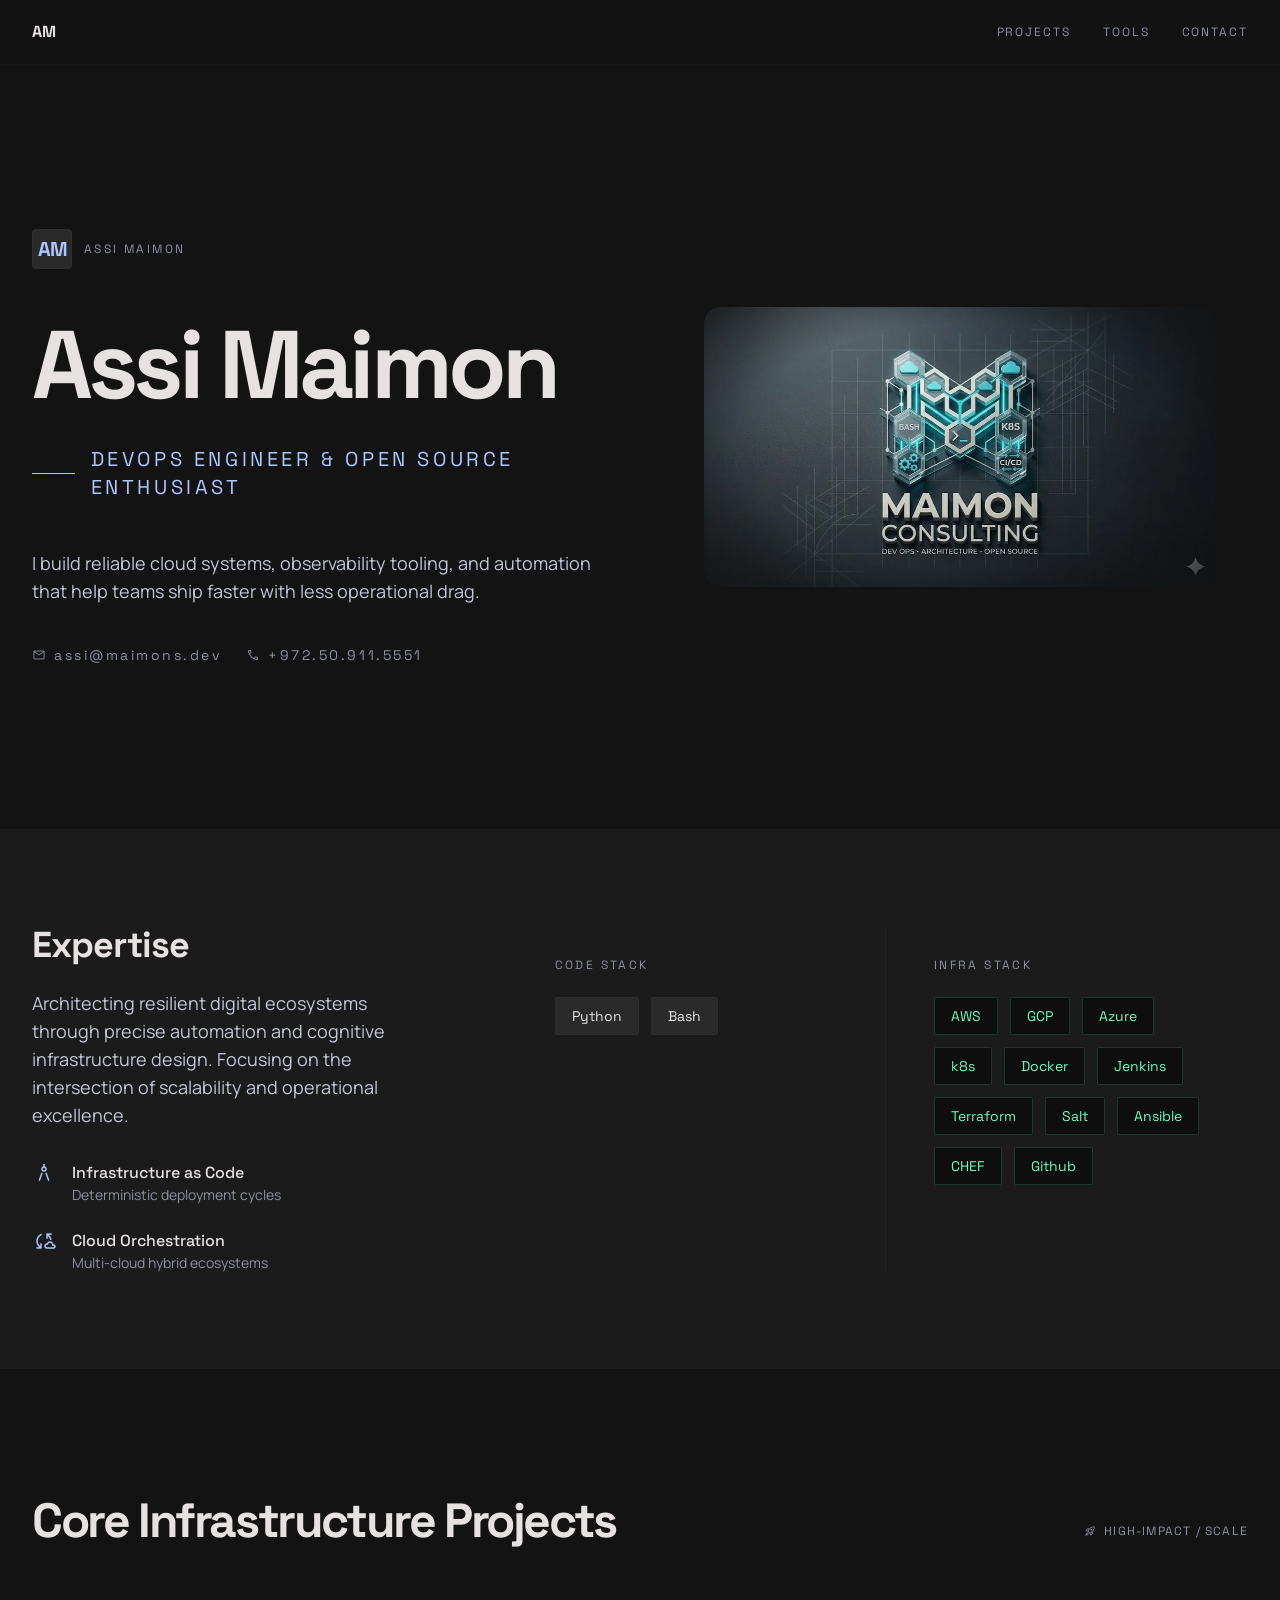
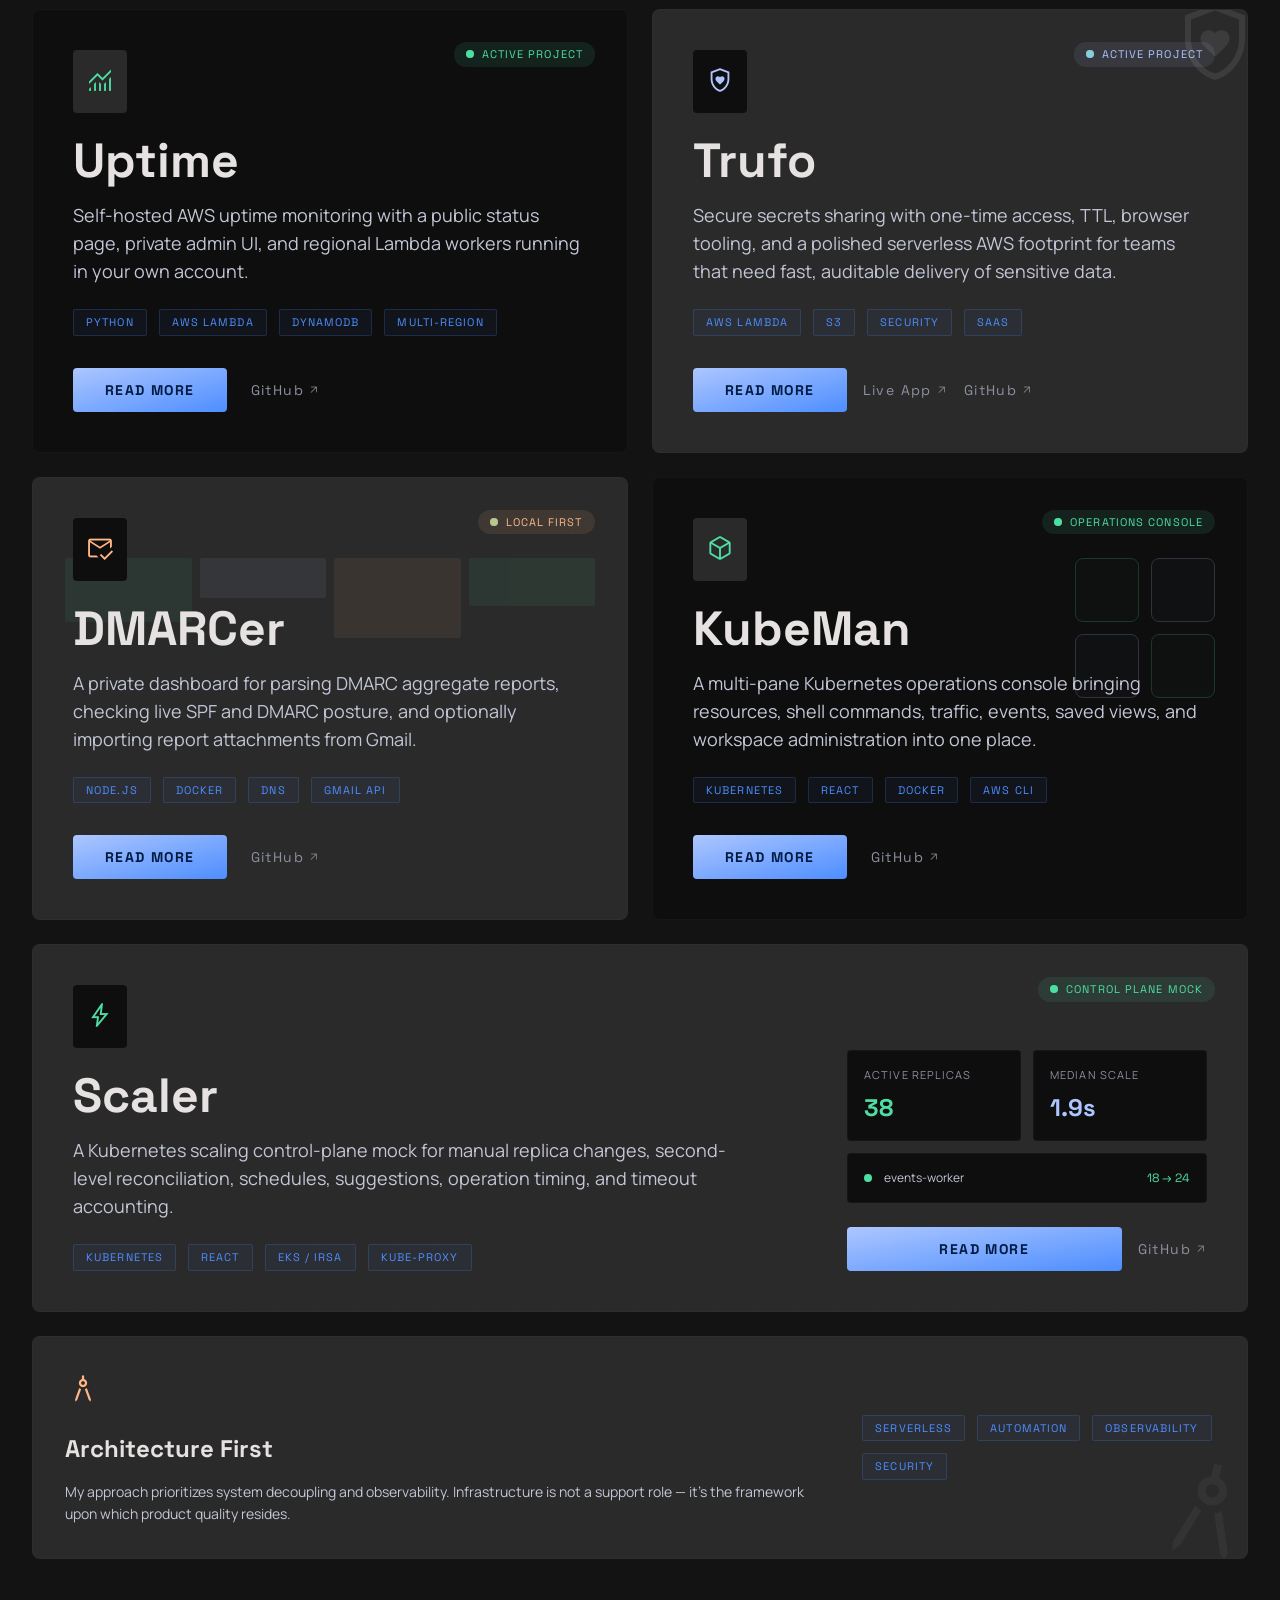
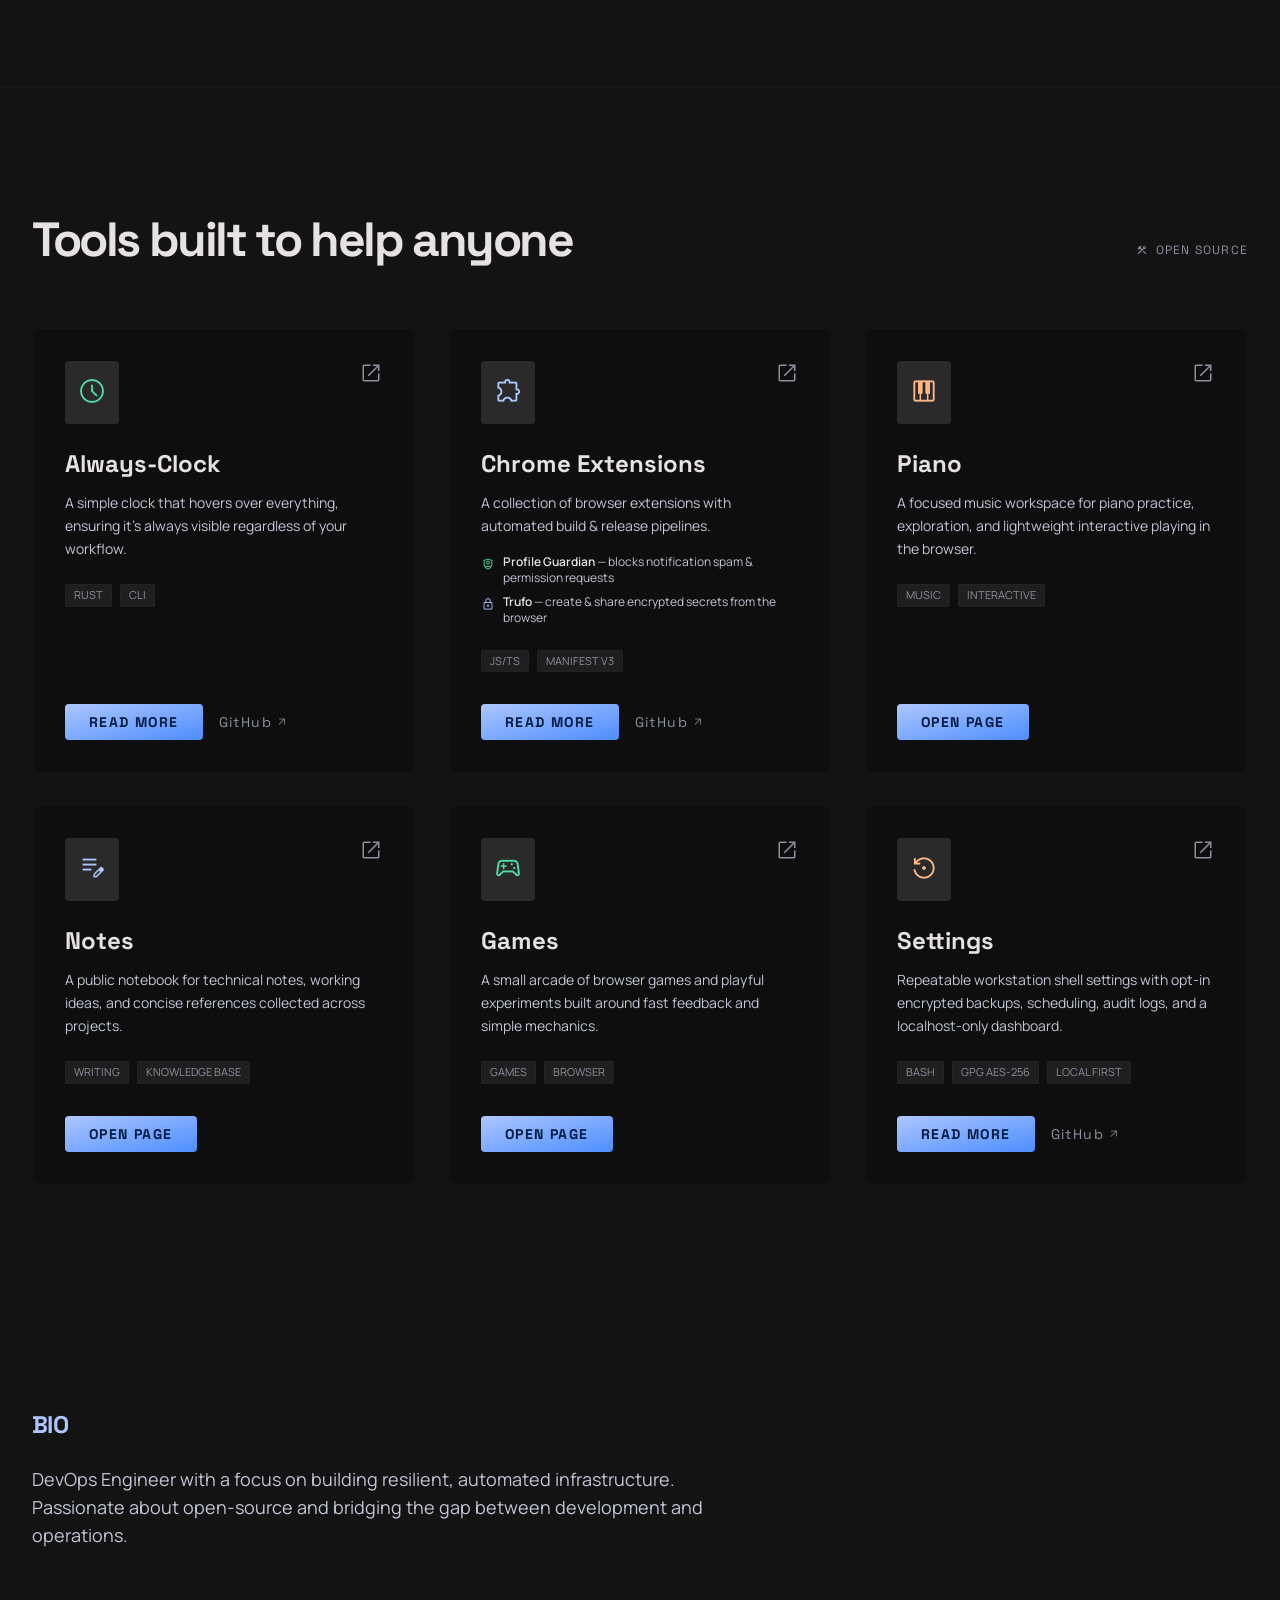
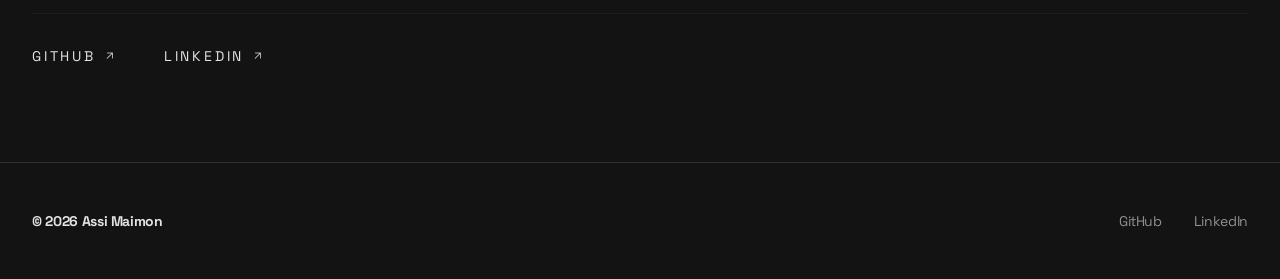
<file: index.html>
<!DOCTYPE html>

<html class="dark" lang="en">

<head>
    <meta charset="utf-8" />
    <meta content="width=device-width, initial-scale=1.0" name="viewport" />
    <title>Assi Maimon | DevOps Engineer</title>
    <meta
        name="description"
        content="Assi Maimon is a DevOps engineer building resilient infrastructure, observability tooling, and open-source cloud automation projects." />
    <meta name="color-scheme" content="dark" />
    <meta name="theme-color" content="#131313" />
    <meta property="og:type" content="website" />
    <meta property="og:site_name" content="maimons.dev" />
    <meta property="og:title" content="Assi Maimon | DevOps Engineer" />
    <meta property="og:description" content="Assi Maimon is a DevOps engineer building resilient infrastructure, observability tooling, and open-source cloud automation projects." />
    <meta property="og:url" content="https://www.maimons.dev/" />
    <meta property="og:image" content="https://www.maimons.dev/images/3d-logo.jpeg" />
    <meta name="twitter:card" content="summary_large_image" />
    <link rel="icon" type="image/png" sizes="32x32" href="images/favicon-32.png" />
    <link rel="apple-touch-icon" href="images/apple-touch-icon.png" />
    <link href="https://fonts.googleapis.com/css2?family=Space+Grotesk:wght@400;500;600;700&amp;family=Manrope:wght@400;500;600;700&amp;display=swap" rel="stylesheet" />
    <link href="https://fonts.googleapis.com/css2?family=Material+Symbols+Outlined:wght,FILL@100..700,0..1&amp;icon_names=architecture,arrow_outward,bolt,call,cloud_sync,construction,deployed_code,edit_note,extension,lock,mail,mark_email_read,monitoring,open_in_new,piano,rocket_launch,schedule,settings_backup_restore,shield_person,shield_with_heart,sports_esports&amp;display=block" rel="stylesheet" />
    <link rel="stylesheet" href="styles.css" />
    <style>
        @media (prefers-reduced-motion: no-preference) {
            html {
                scroll-behavior: smooth;
            }
        }

        .material-symbols-outlined {
            font-variation-settings: 'FILL' 0, 'wght' 300, 'GRAD' 0, 'opsz' 24;
        }

        .commit-pulse {
            position: relative;
        }

        .commit-pulse::after {
            content: '';
            position: absolute;
            width: 100%;
            height: 100%;
            background: #4edea3;
            border-radius: 50%;
            opacity: 0.4;
            transform: scale(1);
        }

        @media (prefers-reduced-motion: no-preference) {
            .commit-pulse::after {
                animation: pulse 2s infinite;
            }
        }

        @keyframes pulse {
            0% {
                transform: scale(1);
                opacity: 0.4;
            }

            100% {
                transform: scale(2.5);
                opacity: 0;
            }
        }

        .glass-panel {
            background: rgba(53, 53, 52, 0.6);
            backdrop-filter: blur(20px);
        }
        .bg-grid {
            background-size: 40px 40px;
            background-image: linear-gradient(to right, rgba(255, 255, 255, 0.03) 1px, transparent 1px),
                              linear-gradient(to bottom, rgba(255, 255, 255, 0.03) 1px, transparent 1px);
        }
        .dead-zone-placeholder {
            background: linear-gradient(135deg, rgba(77,142,255,0.04) 0%, rgba(78,222,163,0.04) 100%);
            border: 1px dashed rgba(173,198,255,0.12);
        }

        a:focus-visible {
            outline: 2px solid #adc6ff;
            outline-offset: 4px;
            border-radius: 0.25rem;
        }
    </style>
    <script type="speculationrules">
        {"prerender": [{"where": {"href_matches": "/*"}, "eagerness": "moderate"}]}
    </script>
</head>

<body
    class="bg-background text-on-surface font-body antialiased selection:bg-primary-container selection:text-on-primary-container min-h-screen flex flex-col">
        <nav class="sticky top-0 z-50 border-b border-outline-variant/10 bg-background/85 backdrop-blur-xl" aria-label="Primary navigation">
            <div class="max-w-7xl mx-auto px-5 sm:px-8 h-16 flex items-center justify-between">
                <a class="font-headline font-bold tracking-tight hover:text-primary transition-colors" href="#top">AM</a>
                <div class="flex items-center gap-5 sm:gap-8 font-label text-[11px] sm:text-xs tracking-[0.16em] uppercase text-outline">
                    <a class="hover:text-primary transition-colors" href="#architecture">Projects</a>
                    <a class="hover:text-primary transition-colors" href="#tools">Tools</a>
                    <a class="hover:text-primary transition-colors" href="#contact">Contact</a>
                </div>
            </div>
        </nav>
    <main class="flex-1 flex flex-col">
        <!-- Hero Section: The Architect's Entry -->
        <section class="px-5 sm:px-8 py-16 sm:py-20 md:py-24 min-h-[calc(92svh-4rem)] max-w-7xl mx-auto w-full relative flex items-center" id="top">
            <div class="flex flex-col md:flex-row gap-12 md:gap-0 items-center w-full">
                <!-- Left half: text -->
                <div class="flex-1 md:pr-16 text-center md:text-left">
                    <!-- Header logo mark -->
                    <div class="flex items-center justify-center md:justify-start gap-3 mb-10 sm:mb-12">
                        <div class="w-10 h-10 bg-surface-container-high flex items-center justify-center rounded-lg border border-outline-variant/15">
                            <span class="font-headline font-bold text-primary tracking-tighter text-xl leading-none">AM</span>
                        </div>
                        <span class="font-label text-xs tracking-[0.2em] text-outline uppercase">Assi Maimon</span>
                    </div>
                    <h1
                        class="font-headline text-5xl sm:text-6xl md:text-8xl font-bold tracking-tighter text-on-surface leading-[0.9] mb-6 sm:mb-8">
                        Assi Maimon
                    </h1>
                    <div class="flex flex-col sm:flex-row items-center justify-center md:justify-start gap-4 mb-8 sm:mb-12">
                        <div class="w-12 h-[1px] bg-primary"></div>
                        <p class="font-headline text-base sm:text-lg md:text-xl tracking-[0.18em] text-primary-fixed-dim uppercase">
                            DevOps Engineer &amp; Open Source Enthusiast
                        </p>
                    </div>
                    <p class="max-w-2xl mx-auto md:mx-0 text-base sm:text-lg text-on-surface-variant leading-relaxed mb-8 sm:mb-10">
                        I build reliable cloud systems, observability tooling, and automation that help teams ship faster with less operational drag.
                    </p>
                    <div class="flex flex-col sm:flex-row sm:flex-wrap items-center md:items-start justify-center md:justify-start gap-4 sm:gap-6 font-label text-xs sm:text-sm tracking-[0.18em] text-outline">
                        <a class="flex items-center gap-2 hover:text-primary transition-colors break-all"
                            href="mailto:assi@maimons.dev">
                            <span aria-hidden="true" class="material-symbols-outlined text-sm" data-icon="mail">mail</span>
                            assi@maimons.dev
                        </a>
                        <a class="flex items-center gap-2 hover:text-primary transition-colors"
                            href="tel:+972509115551">
                            <span aria-hidden="true" class="material-symbols-outlined text-sm" data-icon="call">call</span>
                            +972.50.911.5551
                        </a>
                    </div>
                </div>
                <!-- Right half: 3D logo -->
                <div class="w-full md:w-auto lg:flex items-center justify-center flex-1">
                    <img
                        src="images/3d-logo.webp"
                        width="1024" height="559"
                        fetchpriority="high"
                        alt="Maimon Consulting – DevOps · Architecture · Open Source"
                        class="w-full max-w-xs sm:max-w-sm md:max-w-md lg:max-w-lg rounded-2xl object-cover opacity-95"
                        style="mask-image: radial-gradient(ellipse 80% 80% at 50% 50%, black 55%, transparent 100%); -webkit-mask-image: radial-gradient(ellipse 80% 80% at 50% 50%, black 55%, transparent 100%);"
                    />
                </div>
            </div>
        </section>
        <!-- Experience & Strategy Section -->
        <section class="bg-surface-container-low py-20 sm:py-24 px-5 sm:px-8 w-full">
            <div class="max-w-7xl mx-auto flex flex-col md:flex-row gap-16 md:gap-32">
                <div class="md:w-1/3">
                    <h2 class="font-headline text-3xl sm:text-4xl font-bold tracking-tight mb-6">Expertise</h2>
                    <p class="text-on-surface-variant text-base sm:text-lg leading-relaxed mb-8">
                        Architecting resilient digital ecosystems through precise automation and cognitive
                        infrastructure design. Focusing on the intersection of scalability and operational excellence.
                    </p>
                    <div class="space-y-6">
                        <div class="flex items-start gap-4">
                            <span aria-hidden="true" class="material-symbols-outlined text-primary"
                                data-icon="architecture">architecture</span>
                            <div>
                                <p class="font-headline font-medium">Infrastructure as Code</p>
                                <p class="text-sm text-outline">Deterministic deployment cycles</p>
                            </div>
                        </div>
                        <div class="flex items-start gap-4">
                            <span aria-hidden="true" class="material-symbols-outlined text-primary"
                                data-icon="cloud_sync">cloud_sync</span>
                            <div>
                                <p class="font-headline font-medium">Cloud Orchestration</p>
                                <p class="text-sm text-outline">Multi-cloud hybrid ecosystems</p>
                            </div>
                        </div>
                    </div>
                </div>
                <div class="md:w-2/3 grid grid-cols-1 md:grid-cols-2 gap-px bg-outline-variant/15 rounded-xl overflow-hidden">
                    <div class="bg-surface-container-low p-6 sm:p-8 md:pr-12">
                        <h3 class="font-label text-xs uppercase tracking-[0.2em] text-outline mb-6">Code Stack</h3>
                        <div class="flex flex-wrap gap-3">
                            <span
                                class="px-4 py-2 bg-surface-container-high rounded text-sm font-headline border border-outline-variant/10">Python</span>
                            <span
                                class="px-4 py-2 bg-surface-container-high rounded text-sm font-headline border border-outline-variant/10">Bash</span>
                        </div>
                    </div>
                    <div class="bg-surface-container-low p-6 sm:p-8 md:pl-12">
                        <h3 class="font-label text-xs uppercase tracking-[0.2em] text-outline mb-6">Infra Stack</h3>
                        <div class="flex flex-wrap gap-3"><span
                                class="px-4 py-2 bg-surface-container-lowest text-secondary-fixed font-headline text-sm rounded border border-secondary/20">AWS</span>
                            <span
                                class="px-4 py-2 bg-surface-container-lowest text-secondary-fixed font-headline text-sm rounded border border-secondary/20">GCP</span>
                            <span
                                class="px-4 py-2 bg-surface-container-lowest text-secondary-fixed font-headline text-sm rounded border border-secondary/20">Azure</span>
                            <span
                                class="px-4 py-2 bg-surface-container-lowest text-secondary-fixed font-headline text-sm rounded border border-secondary/20">k8s</span>
                            <span
                                class="px-4 py-2 bg-surface-container-lowest text-secondary-fixed font-headline text-sm rounded border border-secondary/20">Docker</span>
                            <span
                                class="px-4 py-2 bg-surface-container-lowest text-secondary-fixed font-headline text-sm rounded border border-secondary/20">Jenkins</span>
                            <span
                                class="px-4 py-2 bg-surface-container-lowest text-secondary-fixed font-headline text-sm rounded border border-secondary/20">Terraform</span>
                            <span
                                class="px-4 py-2 bg-surface-container-lowest text-secondary-fixed font-headline text-sm rounded border border-secondary/20">Salt</span>
                            <span
                                class="px-4 py-2 bg-surface-container-lowest text-secondary-fixed font-headline text-sm rounded border border-secondary/20">Ansible</span>
                            <span
                                class="px-4 py-2 bg-surface-container-lowest text-secondary-fixed font-headline text-sm rounded border border-secondary/20">CHEF</span>
                            <span
                                class="px-4 py-2 bg-surface-container-lowest text-secondary-fixed font-headline text-sm rounded border border-secondary/20">Github</span>
                        </div>
                    </div>
                </div>
            </div>
        </section>
        <!-- Core Infrastructure Projects -->
        <section class="py-20 sm:py-24 md:py-32 px-5 sm:px-8 max-w-7xl mx-auto w-full" id="architecture">
            <div class="flex flex-col md:flex-row md:items-baseline md:justify-between gap-4 mb-12 sm:mb-16">
                <h2 class="font-headline text-3xl sm:text-4xl md:text-5xl font-bold tracking-tighter">Core Infrastructure Projects</h2>
                <span class="hidden md:flex font-label text-xs tracking-widest text-outline uppercase items-center gap-2">
                    <span aria-hidden="true" class="material-symbols-outlined text-xs">rocket_launch</span>
                    High-Impact / Scale
                </span>
            </div>
            <div class="grid md:grid-cols-12 gap-6">
                <!-- Uptime Feature Card -->
                <div class="md:col-span-6 group relative overflow-hidden bg-surface-container-lowest rounded-xl border border-outline-variant/15 p-6 sm:p-8 md:p-10 min-h-[360px] md:min-h-[420px] flex flex-col justify-end">
                    <div class="absolute top-8 right-8">
                        <span class="px-3 py-1 bg-secondary/10 text-secondary text-[11px] rounded-full font-label uppercase tracking-widest flex items-center gap-2 backdrop-blur-md">
                            <span class="w-2 h-2 rounded-full bg-secondary commit-pulse"></span> Active Project
                        </span>
                    </div>
                    <!-- Subtle bg grid -->
                    <div class="bg-grid absolute inset-0 opacity-30 group-hover:opacity-50 transition-opacity duration-700"></div>
                    <div class="relative z-10">
                        <div class="p-3 bg-surface-container-high rounded-lg text-secondary w-fit mb-6">
                            <span aria-hidden="true" class="material-symbols-outlined text-3xl">monitoring</span>
                        </div>
                        <h3 class="font-headline text-3xl sm:text-4xl md:text-5xl font-bold mb-4 group-hover:text-primary transition-colors">Uptime</h3>
                        <p class="text-on-surface-variant text-base sm:text-lg leading-relaxed max-w-lg mb-6">
                            Self-hosted AWS uptime monitoring with a public status page, private admin UI, and regional Lambda workers running in your own account.
                        </p>
                        <div class="flex flex-wrap gap-3 mb-8">
                            <span class="text-[11px] font-label text-primary-container uppercase tracking-widest border border-primary-container/20 px-3 py-1 rounded bg-primary-container/5">Python</span>
                            <span class="text-[11px] font-label text-primary-container uppercase tracking-widest border border-primary-container/20 px-3 py-1 rounded bg-primary-container/5">AWS Lambda</span>
                            <span class="text-[11px] font-label text-primary-container uppercase tracking-widest border border-primary-container/20 px-3 py-1 rounded bg-primary-container/5">DynamoDB</span>
                            <span class="text-[11px] font-label text-primary-container uppercase tracking-widest border border-primary-container/20 px-3 py-1 rounded bg-primary-container/5">Multi-Region</span>
                        </div>
                        <div class="flex flex-col sm:flex-row sm:flex-wrap sm:items-center gap-4 sm:gap-6">
                            <a href="uptime.html"
                                class="w-full sm:w-auto text-center font-headline text-sm font-bold tracking-widest uppercase py-3 px-8 bg-gradient-to-br from-primary to-primary-container text-on-primary-fixed rounded-lg transition-transform motion-safe:hover:scale-[1.02]">
                                Read More
                            </a>
                            <a href="https://github.com/maimon33/uptime" target="_blank" rel="noopener noreferrer"
                                class="font-label text-sm tracking-widest text-outline hover:text-primary transition-colors flex items-center gap-1">
                                GitHub <span aria-hidden="true" class="material-symbols-outlined text-xs">arrow_outward</span>
                            </a>
                        </div>
                    </div>
                </div>
                <div class="md:col-span-6">
                    <!-- Trufo Feature Card -->
                    <div class="group bg-surface-container-high rounded-xl p-6 sm:p-8 md:p-10 min-h-[360px] md:min-h-[420px] border border-outline-variant/15 relative overflow-hidden flex flex-col justify-end">
                        <div class="absolute top-8 right-8">
                            <span class="px-3 py-1 bg-primary/10 text-primary text-[11px] rounded-full font-label uppercase tracking-widest flex items-center gap-2 backdrop-blur-md">
                                <span class="w-2 h-2 rounded-full bg-primary commit-pulse"></span> Active Project
                            </span>
                        </div>
                        <div class="absolute -top-4 -right-4 opacity-10 pointer-events-none">
                            <span aria-hidden="true" class="material-symbols-outlined text-8xl">shield_with_heart</span>
                        </div>
                        <div class="relative z-10">
                            <div class="p-3 bg-surface-container-lowest rounded-lg text-primary w-fit mb-6">
                                <span aria-hidden="true" class="material-symbols-outlined text-3xl">shield_with_heart</span>
                            </div>
                            <h3 class="font-headline text-3xl sm:text-4xl md:text-5xl font-bold mb-4 group-hover:text-primary transition-colors">Trufo</h3>
                            <p class="text-on-surface-variant text-base sm:text-lg leading-relaxed max-w-lg mb-6">
                                Secure secrets sharing with one-time access, TTL, browser tooling, and a polished serverless AWS footprint for teams that need fast, auditable delivery of sensitive data.
                            </p>
                            <div class="flex flex-wrap gap-3 mb-8">
                                <span class="text-[11px] font-label text-primary-container uppercase tracking-widest border border-primary-container/20 px-3 py-1 rounded bg-primary-container/5">AWS Lambda</span>
                                <span class="text-[11px] font-label text-primary-container uppercase tracking-widest border border-primary-container/20 px-3 py-1 rounded bg-primary-container/5">S3</span>
                                <span class="text-[11px] font-label text-primary-container uppercase tracking-widest border border-primary-container/20 px-3 py-1 rounded bg-primary-container/5">Security</span>
                                <span class="text-[11px] font-label text-primary-container uppercase tracking-widest border border-primary-container/20 px-3 py-1 rounded bg-primary-container/5">SaaS</span>
                            </div>
                            <div class="flex flex-col sm:flex-row sm:flex-wrap sm:items-center gap-4">
                                <a href="trufo.html"
                                    class="w-full sm:w-auto text-center font-headline text-sm font-bold tracking-widest uppercase py-3 px-8 bg-gradient-to-br from-primary to-primary-container text-on-primary-fixed rounded-lg transition-transform motion-safe:hover:scale-[1.02]">
                                    Read More
                                </a>
                                <a href="https://trufo.maimons.dev" target="_blank" rel="noopener noreferrer"
                                    class="font-label text-sm tracking-widest text-outline hover:text-primary transition-colors flex items-center gap-1">
                                    Live App <span aria-hidden="true" class="material-symbols-outlined text-xs">arrow_outward</span>
                                </a>
                                <a href="https://github.com/maimon33/trufo" target="_blank" rel="noopener noreferrer"
                                    class="font-label text-sm tracking-widest text-outline hover:text-primary transition-colors flex items-center gap-1">
                                    GitHub <span aria-hidden="true" class="material-symbols-outlined text-xs">arrow_outward</span>
                                </a>
                            </div>
                        </div>
                    </div>
                </div>
                <!-- DMARCer Feature Card -->
                <div class="md:col-span-6 group relative overflow-hidden bg-surface-container-high rounded-xl border border-outline-variant/15 p-6 sm:p-8 md:p-10 min-h-[360px] md:min-h-[420px] flex flex-col justify-end">
                    <div class="absolute top-8 right-8">
                        <span class="px-3 py-1 bg-tertiary/10 text-tertiary text-[11px] rounded-full font-label uppercase tracking-widest flex items-center gap-2 backdrop-blur-md">
                            <span class="w-2 h-2 rounded-full bg-tertiary commit-pulse"></span> Local First
                        </span>
                    </div>
                    <div class="absolute inset-x-8 top-20 grid grid-cols-4 gap-2 opacity-25 group-hover:opacity-45 transition-opacity duration-700" aria-hidden="true">
                        <span class="h-16 rounded bg-secondary/30"></span>
                        <span class="h-10 rounded bg-primary/30"></span>
                        <span class="h-20 rounded bg-tertiary/30"></span>
                        <span class="h-12 rounded bg-secondary/30"></span>
                    </div>
                    <div class="relative z-10">
                        <div class="p-3 bg-surface-container-lowest rounded-lg text-tertiary w-fit mb-6">
                            <span aria-hidden="true" class="material-symbols-outlined text-3xl">mark_email_read</span>
                        </div>
                        <h3 class="font-headline text-3xl sm:text-4xl md:text-5xl font-bold mb-4 group-hover:text-tertiary transition-colors">DMARCer</h3>
                        <p class="text-on-surface-variant text-base sm:text-lg leading-relaxed max-w-lg mb-6">
                            A private dashboard for parsing DMARC aggregate reports, checking live SPF and DMARC posture, and optionally importing report attachments from Gmail.
                        </p>
                        <div class="flex flex-wrap gap-3 mb-8">
                            <span class="text-[11px] font-label text-primary-container uppercase tracking-widest border border-primary-container/20 px-3 py-1 rounded bg-primary-container/5">Node.js</span>
                            <span class="text-[11px] font-label text-primary-container uppercase tracking-widest border border-primary-container/20 px-3 py-1 rounded bg-primary-container/5">Docker</span>
                            <span class="text-[11px] font-label text-primary-container uppercase tracking-widest border border-primary-container/20 px-3 py-1 rounded bg-primary-container/5">DNS</span>
                            <span class="text-[11px] font-label text-primary-container uppercase tracking-widest border border-primary-container/20 px-3 py-1 rounded bg-primary-container/5">Gmail API</span>
                        </div>
                        <div class="flex flex-col sm:flex-row sm:flex-wrap sm:items-center gap-4 sm:gap-6">
                            <a href="dmarcer.html" class="w-full sm:w-auto text-center font-headline text-sm font-bold tracking-widest uppercase py-3 px-8 bg-gradient-to-br from-primary to-primary-container text-on-primary-fixed rounded-lg transition-transform motion-safe:hover:scale-[1.02]">Read More</a>
                            <a href="https://github.com/maimon33/dmarcer" target="_blank" rel="noopener noreferrer" class="font-label text-sm tracking-widest text-outline hover:text-primary transition-colors flex items-center gap-1">GitHub <span aria-hidden="true" class="material-symbols-outlined text-xs">arrow_outward</span></a>
                        </div>
                    </div>
                </div>
                <!-- KubeMan Feature Card -->
                <div class="md:col-span-6 group relative overflow-hidden bg-surface-container-lowest rounded-xl border border-outline-variant/15 p-6 sm:p-8 md:p-10 min-h-[360px] md:min-h-[420px] flex flex-col justify-end">
                    <div class="absolute top-8 right-8">
                        <span class="px-3 py-1 bg-secondary/10 text-secondary text-[11px] rounded-full font-label uppercase tracking-widest flex items-center gap-2 backdrop-blur-md">
                            <span class="w-2 h-2 rounded-full bg-secondary commit-pulse"></span> Operations Console
                        </span>
                    </div>
                    <div class="absolute right-8 top-20 grid grid-cols-2 gap-3 opacity-20 group-hover:opacity-40 transition-opacity duration-700" aria-hidden="true">
                        <span class="w-16 h-16 rounded-xl border border-secondary bg-secondary/10"></span>
                        <span class="w-16 h-16 rounded-xl border border-primary bg-primary/10"></span>
                        <span class="w-16 h-16 rounded-xl border border-primary bg-primary/10"></span>
                        <span class="w-16 h-16 rounded-xl border border-secondary bg-secondary/10"></span>
                    </div>
                    <div class="relative z-10">
                        <div class="p-3 bg-surface-container-high rounded-lg text-secondary w-fit mb-6">
                            <span aria-hidden="true" class="material-symbols-outlined text-3xl">deployed_code</span>
                        </div>
                        <h3 class="font-headline text-3xl sm:text-4xl md:text-5xl font-bold mb-4 group-hover:text-secondary transition-colors">KubeMan</h3>
                        <p class="text-on-surface-variant text-base sm:text-lg leading-relaxed max-w-lg mb-6">
                            A multi-pane Kubernetes operations console bringing resources, shell commands, traffic, events, saved views, and workspace administration into one place.
                        </p>
                        <div class="flex flex-wrap gap-3 mb-8">
                            <span class="text-[11px] font-label text-primary-container uppercase tracking-widest border border-primary-container/20 px-3 py-1 rounded bg-primary-container/5">Kubernetes</span>
                            <span class="text-[11px] font-label text-primary-container uppercase tracking-widest border border-primary-container/20 px-3 py-1 rounded bg-primary-container/5">React</span>
                            <span class="text-[11px] font-label text-primary-container uppercase tracking-widest border border-primary-container/20 px-3 py-1 rounded bg-primary-container/5">Docker</span>
                            <span class="text-[11px] font-label text-primary-container uppercase tracking-widest border border-primary-container/20 px-3 py-1 rounded bg-primary-container/5">AWS CLI</span>
                        </div>
                        <div class="flex flex-col sm:flex-row sm:flex-wrap sm:items-center gap-4 sm:gap-6">
                            <a href="kube-man.html" class="w-full sm:w-auto text-center font-headline text-sm font-bold tracking-widest uppercase py-3 px-8 bg-gradient-to-br from-primary to-primary-container text-on-primary-fixed rounded-lg transition-transform motion-safe:hover:scale-[1.02]">Read More</a>
                            <a href="https://github.com/maimon33/kube-man" target="_blank" rel="noopener noreferrer" class="font-label text-sm tracking-widest text-outline hover:text-primary transition-colors flex items-center gap-1">GitHub <span aria-hidden="true" class="material-symbols-outlined text-xs">arrow_outward</span></a>
                        </div>
                    </div>
                </div>
                <!-- Scaler Feature Card -->
                <div class="md:col-span-12 group relative overflow-hidden bg-surface-container-high rounded-xl border border-outline-variant/15 p-6 sm:p-8 md:p-10 min-h-[360px] flex flex-col md:flex-row md:items-end md:justify-between gap-10">
                    <div class="absolute inset-0 bg-grid opacity-20 group-hover:opacity-35 transition-opacity duration-700" aria-hidden="true"></div>
                    <div class="absolute top-8 right-8">
                        <span class="px-3 py-1 bg-secondary/10 text-secondary text-[11px] rounded-full font-label uppercase tracking-widest flex items-center gap-2 backdrop-blur-md">
                            <span class="w-2 h-2 rounded-full bg-secondary commit-pulse"></span> Control Plane Mock
                        </span>
                    </div>
                    <div class="relative z-10 max-w-2xl">
                        <div class="p-3 bg-surface-container-lowest rounded-lg text-secondary w-fit mb-6">
                            <span aria-hidden="true" class="material-symbols-outlined text-3xl">bolt</span>
                        </div>
                        <h3 class="font-headline text-3xl sm:text-4xl md:text-5xl font-bold mb-4 group-hover:text-secondary transition-colors">Scaler</h3>
                        <p class="text-on-surface-variant text-base sm:text-lg leading-relaxed mb-6">
                            A Kubernetes scaling control-plane mock for manual replica changes, second-level reconciliation, schedules, suggestions, operation timing, and timeout accounting.
                        </p>
                        <div class="flex flex-wrap gap-3">
                            <span class="text-[11px] font-label text-primary-container uppercase tracking-widest border border-primary-container/20 px-3 py-1 rounded bg-primary-container/5">Kubernetes</span>
                            <span class="text-[11px] font-label text-primary-container uppercase tracking-widest border border-primary-container/20 px-3 py-1 rounded bg-primary-container/5">React</span>
                            <span class="text-[11px] font-label text-primary-container uppercase tracking-widest border border-primary-container/20 px-3 py-1 rounded bg-primary-container/5">EKS / IRSA</span>
                            <span class="text-[11px] font-label text-primary-container uppercase tracking-widest border border-primary-container/20 px-3 py-1 rounded bg-primary-container/5">kube-proxy</span>
                        </div>
                    </div>
                    <div class="relative z-10 w-full md:w-[360px]">
                        <div class="grid grid-cols-2 gap-3 mb-6" aria-hidden="true">
                            <div class="rounded-lg bg-surface-container-lowest border border-outline-variant/15 p-4"><span class="block text-[11px] uppercase tracking-widest text-outline mb-2">Active replicas</span><span class="font-headline text-2xl font-bold text-secondary">38</span></div>
                            <div class="rounded-lg bg-surface-container-lowest border border-outline-variant/15 p-4"><span class="block text-[11px] uppercase tracking-widest text-outline mb-2">Median scale</span><span class="font-headline text-2xl font-bold text-primary">1.9s</span></div>
                            <div class="col-span-2 rounded-lg bg-surface-container-lowest border border-outline-variant/15 p-4 flex items-center gap-3"><span class="w-2 h-2 rounded-full bg-secondary"></span><span class="text-xs text-on-surface-variant">events-worker</span><span class="ml-auto font-label text-xs text-secondary">18 → 24</span></div>
                        </div>
                        <div class="flex flex-col sm:flex-row md:flex-col lg:flex-row gap-4">
                            <a href="scaler.html" class="w-full text-center font-headline text-sm font-bold tracking-widest uppercase py-3 px-7 bg-gradient-to-br from-primary to-primary-container text-on-primary-fixed rounded-lg transition-transform motion-safe:hover:scale-[1.02]">Read More</a>
                            <a href="https://github.com/maimon33/scaler" target="_blank" rel="noopener noreferrer" class="font-label text-sm tracking-widest text-outline hover:text-primary transition-colors flex items-center justify-center gap-1">GitHub <span aria-hidden="true" class="material-symbols-outlined text-xs">arrow_outward</span></a>
                        </div>
                    </div>
                </div>
                <!-- Architecture philosophy card -->
                <div class="md:col-span-12 bg-surface-container-high rounded-xl p-6 sm:p-8 flex flex-col md:flex-row md:items-center md:justify-between gap-8 border border-outline-variant/15 relative overflow-hidden">
                    <div class="absolute -bottom-6 -right-6 opacity-5 rotate-12 pointer-events-none">
                        <span aria-hidden="true" class="material-symbols-outlined text-9xl">architecture</span>
                    </div>
                    <div class="relative z-10 max-w-3xl">
                        <span aria-hidden="true" class="material-symbols-outlined text-tertiary text-4xl mb-6 block">architecture</span>
                        <h3 class="font-headline text-2xl font-bold mb-4">Architecture First</h3>
                        <p class="text-sm text-on-surface-variant leading-relaxed">
                            My approach prioritizes system decoupling and observability. Infrastructure is not a support role — it's the framework upon which product quality resides.
                        </p>
                    </div>
                    <div class="relative z-10 flex flex-wrap gap-3">
                        <span class="text-[11px] font-label text-primary-container uppercase tracking-widest border border-primary-container/20 px-3 py-1 rounded bg-primary-container/5">Serverless</span>
                        <span class="text-[11px] font-label text-primary-container uppercase tracking-widest border border-primary-container/20 px-3 py-1 rounded bg-primary-container/5">Automation</span>
                        <span class="text-[11px] font-label text-primary-container uppercase tracking-widest border border-primary-container/20 px-3 py-1 rounded bg-primary-container/5">Observability</span>
                        <span class="text-[11px] font-label text-primary-container uppercase tracking-widest border border-primary-container/20 px-3 py-1 rounded bg-primary-container/5">Security</span>
                    </div>
                </div>
            </div>
        </section>

        <!-- Tools Built to Help Anyone -->
        <section class="py-20 sm:py-24 md:py-32 px-5 sm:px-8 max-w-7xl mx-auto w-full border-t border-outline-variant/10" id="tools">
            <div class="flex flex-col md:flex-row md:items-baseline md:justify-between gap-4 mb-12 sm:mb-16">
                <h2 class="font-headline text-3xl sm:text-4xl md:text-5xl font-bold tracking-tighter">Tools built to help anyone</h2>
                <span class="hidden md:flex font-label text-xs tracking-widest text-outline uppercase items-center gap-2">
                    <span aria-hidden="true" class="material-symbols-outlined text-xs">construction</span>
                    Open Source
                </span>
            </div>
            <div class="grid md:grid-cols-2 lg:grid-cols-3 gap-8">
                <!-- Always-Clock -->
                <div class="group bg-surface-container-lowest p-6 sm:p-8 rounded-xl border border-outline-variant/10 hover:border-primary/40 transition-colors flex flex-col justify-between min-h-[320px]">
                    <div>
                        <div class="mb-6 flex justify-between items-start">
                            <div class="p-3 bg-surface-container-high rounded-lg text-secondary">
                                <span aria-hidden="true" class="material-symbols-outlined text-3xl">schedule</span>
                            </div>
                            <span aria-hidden="true" class="material-symbols-outlined text-outline group-hover:text-primary transition-colors">open_in_new</span>
                        </div>
                        <h3 class="font-headline text-2xl font-bold mb-3 group-hover:text-secondary transition-colors">Always-Clock</h3>
                        <p class="text-on-surface-variant text-sm leading-relaxed mb-6">
                            A simple clock that hovers over everything, ensuring it's always visible regardless of your workflow.
                        </p>
                        <div class="flex flex-wrap gap-2">
                            <span class="text-[11px] bg-surface-container px-2 py-0.5 rounded text-outline uppercase border border-outline-variant/10">Rust</span>
                            <span class="text-[11px] bg-surface-container px-2 py-0.5 rounded text-outline uppercase border border-outline-variant/10">CLI</span>
                        </div>
                    </div>
                    <div class="mt-8 flex flex-col sm:flex-row sm:items-center gap-4">
                        <a href="always-clock.html"
                            class="w-full sm:w-auto text-center font-headline text-sm font-bold tracking-widest uppercase py-2 px-6 bg-gradient-to-br from-primary to-primary-container text-on-primary-fixed rounded-lg transition-transform motion-safe:hover:scale-[1.02]">
                            Read More
                        </a>
                        <a href="https://github.com/maimon33/always-clock" target="_blank" rel="noopener noreferrer"
                            class="font-label text-sm tracking-widest text-outline hover:text-primary transition-colors flex items-center gap-1">
                            GitHub <span aria-hidden="true" class="material-symbols-outlined text-xs">arrow_outward</span>
                        </a>
                    </div>
                </div>
                <!-- Chrome Extensions -->
                <div class="group bg-surface-container-lowest p-6 sm:p-8 rounded-xl border border-outline-variant/10 hover:border-primary/40 transition-colors flex flex-col justify-between min-h-[320px]">
                    <div>
                        <div class="mb-6 flex justify-between items-start">
                            <div class="p-3 bg-surface-container-high rounded-lg text-primary">
                                <span aria-hidden="true" class="material-symbols-outlined text-3xl">extension</span>
                            </div>
                            <span aria-hidden="true" class="material-symbols-outlined text-outline group-hover:text-primary transition-colors">open_in_new</span>
                        </div>
                        <h3 class="font-headline text-2xl font-bold mb-3 group-hover:text-primary transition-colors">Chrome Extensions</h3>
                        <p class="text-on-surface-variant text-sm leading-relaxed mb-4">
                            A collection of browser extensions with automated build &amp; release pipelines.
                        </p>
                        <!-- Extension sub-items -->
                        <div class="space-y-2 mb-6">
                            <div class="flex items-start gap-2 text-xs text-on-surface-variant">
                                <span aria-hidden="true" class="material-symbols-outlined text-secondary text-sm">shield_person</span>
                                <span><span class="font-semibold text-on-surface">Profile Guardian</span> — blocks notification spam &amp; permission requests</span>
                            </div>
                            <div class="flex items-start gap-2 text-xs text-on-surface-variant">
                                <span aria-hidden="true" class="material-symbols-outlined text-primary text-sm">lock</span>
                                <span><span class="font-semibold text-on-surface">Trufo</span> — create &amp; share encrypted secrets from the browser</span>
                            </div>
                        </div>
                        <div class="flex flex-wrap gap-2">
                            <span class="text-[11px] bg-surface-container px-2 py-0.5 rounded text-outline uppercase border border-outline-variant/10">JS/TS</span>
                            <span class="text-[11px] bg-surface-container px-2 py-0.5 rounded text-outline uppercase border border-outline-variant/10">Manifest V3</span>
                        </div>
                    </div>
                    <div class="mt-8 flex flex-col sm:flex-row sm:items-center gap-4">
                        <a href="chrome-extensions.html"
                            class="w-full sm:w-auto text-center font-headline text-sm font-bold tracking-widest uppercase py-2 px-6 bg-gradient-to-br from-primary to-primary-container text-on-primary-fixed rounded-lg transition-transform motion-safe:hover:scale-[1.02]">
                            Read More
                        </a>
                        <a href="https://github.com/maimon33/chrome-extensions" target="_blank" rel="noopener noreferrer"
                            class="font-label text-sm tracking-widest text-outline hover:text-primary transition-colors flex items-center gap-1">
                            GitHub <span aria-hidden="true" class="material-symbols-outlined text-xs">arrow_outward</span>
                        </a>
                    </div>
                </div>
                <!-- Piano -->
                <div class="group bg-surface-container-lowest p-6 sm:p-8 rounded-xl border border-outline-variant/10 hover:border-primary/40 transition-colors flex flex-col justify-between min-h-[320px]">
                    <div>
                        <div class="mb-6 flex justify-between items-start">
                            <div class="p-3 bg-surface-container-high rounded-lg text-tertiary">
                                <span aria-hidden="true" class="material-symbols-outlined text-3xl">piano</span>
                            </div>
                            <span aria-hidden="true" class="material-symbols-outlined text-outline group-hover:text-primary transition-colors">open_in_new</span>
                        </div>
                        <h3 class="font-headline text-2xl font-bold mb-3 group-hover:text-tertiary transition-colors">Piano</h3>
                        <p class="text-on-surface-variant text-sm leading-relaxed mb-6">
                            A focused music workspace for piano practice, exploration, and lightweight interactive playing in the browser.
                        </p>
                        <div class="flex flex-wrap gap-2">
                            <span class="text-[11px] bg-surface-container px-2 py-0.5 rounded text-outline uppercase border border-outline-variant/10">Music</span>
                            <span class="text-[11px] bg-surface-container px-2 py-0.5 rounded text-outline uppercase border border-outline-variant/10">Interactive</span>
                        </div>
                    </div>
                    <div class="mt-8 flex flex-col sm:flex-row sm:items-center gap-4">
                        <a href="https://piano.maimons.dev/" target="_blank" rel="noopener noreferrer"
                            class="w-full sm:w-auto text-center font-headline text-sm font-bold tracking-widest uppercase py-2 px-6 bg-gradient-to-br from-primary to-primary-container text-on-primary-fixed rounded-lg transition-transform motion-safe:hover:scale-[1.02]">
                            Open Page
                        </a>
                    </div>
                </div>
                <!-- Notes -->
                <div class="group bg-surface-container-lowest p-6 sm:p-8 rounded-xl border border-outline-variant/10 hover:border-primary/40 transition-colors flex flex-col justify-between min-h-[320px]">
                    <div>
                        <div class="mb-6 flex justify-between items-start">
                            <div class="p-3 bg-surface-container-high rounded-lg text-primary">
                                <span aria-hidden="true" class="material-symbols-outlined text-3xl">edit_note</span>
                            </div>
                            <span aria-hidden="true" class="material-symbols-outlined text-outline group-hover:text-primary transition-colors">open_in_new</span>
                        </div>
                        <h3 class="font-headline text-2xl font-bold mb-3 group-hover:text-primary transition-colors">Notes</h3>
                        <p class="text-on-surface-variant text-sm leading-relaxed mb-6">
                            A public notebook for technical notes, working ideas, and concise references collected across projects.
                        </p>
                        <div class="flex flex-wrap gap-2">
                            <span class="text-[11px] bg-surface-container px-2 py-0.5 rounded text-outline uppercase border border-outline-variant/10">Writing</span>
                            <span class="text-[11px] bg-surface-container px-2 py-0.5 rounded text-outline uppercase border border-outline-variant/10">Knowledge Base</span>
                        </div>
                    </div>
                    <div class="mt-8 flex flex-col sm:flex-row sm:items-center gap-4">
                        <a href="https://notes.maimons.dev/" target="_blank" rel="noopener noreferrer"
                            class="w-full sm:w-auto text-center font-headline text-sm font-bold tracking-widest uppercase py-2 px-6 bg-gradient-to-br from-primary to-primary-container text-on-primary-fixed rounded-lg transition-transform motion-safe:hover:scale-[1.02]">
                            Open Page
                        </a>
                    </div>
                </div>
                <!-- Games -->
                <div class="group bg-surface-container-lowest p-6 sm:p-8 rounded-xl border border-outline-variant/10 hover:border-primary/40 transition-colors flex flex-col justify-between min-h-[320px]">
                    <div>
                        <div class="mb-6 flex justify-between items-start">
                            <div class="p-3 bg-surface-container-high rounded-lg text-secondary">
                                <span aria-hidden="true" class="material-symbols-outlined text-3xl">sports_esports</span>
                            </div>
                            <span aria-hidden="true" class="material-symbols-outlined text-outline group-hover:text-primary transition-colors">open_in_new</span>
                        </div>
                        <h3 class="font-headline text-2xl font-bold mb-3 group-hover:text-secondary transition-colors">Games</h3>
                        <p class="text-on-surface-variant text-sm leading-relaxed mb-6">
                            A small arcade of browser games and playful experiments built around fast feedback and simple mechanics.
                        </p>
                        <div class="flex flex-wrap gap-2">
                            <span class="text-[11px] bg-surface-container px-2 py-0.5 rounded text-outline uppercase border border-outline-variant/10">Games</span>
                            <span class="text-[11px] bg-surface-container px-2 py-0.5 rounded text-outline uppercase border border-outline-variant/10">Browser</span>
                        </div>
                    </div>
                    <div class="mt-8 flex flex-col sm:flex-row sm:items-center gap-4">
                        <a href="https://games.maimons.dev/" target="_blank" rel="noopener noreferrer"
                            class="w-full sm:w-auto text-center font-headline text-sm font-bold tracking-widest uppercase py-2 px-6 bg-gradient-to-br from-primary to-primary-container text-on-primary-fixed rounded-lg transition-transform motion-safe:hover:scale-[1.02]">
                            Open Page
                        </a>
                    </div>
                </div>
                <!-- Settings Manager -->
                <div class="group bg-surface-container-lowest p-6 sm:p-8 rounded-xl border border-outline-variant/10 hover:border-tertiary/40 transition-colors flex flex-col justify-between min-h-[320px]">
                    <div>
                        <div class="mb-6 flex justify-between items-start">
                            <div class="p-3 bg-surface-container-high rounded-lg text-tertiary"><span aria-hidden="true" class="material-symbols-outlined text-3xl">settings_backup_restore</span></div>
                            <span aria-hidden="true" class="material-symbols-outlined text-outline group-hover:text-tertiary transition-colors">open_in_new</span>
                        </div>
                        <h3 class="font-headline text-2xl font-bold mb-3 group-hover:text-tertiary transition-colors">Settings</h3>
                        <p class="text-on-surface-variant text-sm leading-relaxed mb-6">Repeatable workstation shell settings with opt-in encrypted backups, scheduling, audit logs, and a localhost-only dashboard.</p>
                        <div class="flex flex-wrap gap-2">
                            <span class="text-[11px] bg-surface-container px-2 py-0.5 rounded text-outline uppercase border border-outline-variant/10">Bash</span>
                            <span class="text-[11px] bg-surface-container px-2 py-0.5 rounded text-outline uppercase border border-outline-variant/10">GPG AES-256</span>
                            <span class="text-[11px] bg-surface-container px-2 py-0.5 rounded text-outline uppercase border border-outline-variant/10">Local First</span>
                        </div>
                    </div>
                    <div class="mt-8 flex flex-col sm:flex-row sm:items-center gap-4">
                        <a href="settings.html" class="w-full sm:w-auto text-center font-headline text-sm font-bold tracking-widest uppercase py-2 px-6 bg-gradient-to-br from-primary to-primary-container text-on-primary-fixed rounded-lg transition-transform motion-safe:hover:scale-[1.02]">Read More</a>
                        <a href="https://github.com/maimon33/settings" target="_blank" rel="noopener noreferrer" class="font-label text-sm tracking-widest text-outline hover:text-primary transition-colors flex items-center gap-1">GitHub <span aria-hidden="true" class="material-symbols-outlined text-xs">arrow_outward</span></a>
                    </div>
                </div>
            </div>
        </section>
        <!-- CTA / Connect -->
        <section class="mt-auto py-20 sm:py-24 px-5 sm:px-8" id="contact">
            <div class="max-w-7xl mx-auto flex flex-col">
                <div class="grid grid-cols-1 gap-12 sm:gap-16 text-left w-full mb-12 sm:mb-16">
                    <!-- Bio Section -->
                    <div class="space-y-6 max-w-2xl">
                        <h2 class="font-headline text-2xl font-bold tracking-tight text-primary uppercase">Bio</h2>
                        <p class="text-on-surface-variant text-base sm:text-lg leading-relaxed">
                            DevOps Engineer with a focus on building resilient, automated infrastructure. Passionate
                            about open-source and bridging the gap between development and operations.
                        </p>
                    </div>
                    <!-- Experience Section -->
                </div>
                <div class="flex flex-col sm:flex-row sm:flex-wrap gap-6 sm:gap-12 pt-8 border-t border-outline-variant/20 w-full">
                    <a class="font-label text-sm tracking-[0.2em] text-on-surface hover:text-primary transition-colors flex items-center gap-2"
                        href="https://github.com/maimon33" target="_blank" rel="noopener noreferrer">
                        GITHUB
                        <span aria-hidden="true" class="material-symbols-outlined text-xs">arrow_outward</span>
                    </a>
                    <a class="font-label text-sm tracking-[0.2em] text-on-surface hover:text-primary transition-colors flex items-center gap-2"
                        href="https://www.linkedin.com/in/assi-maimon-00685122/" target="_blank" rel="noopener noreferrer">
                        LINKEDIN
                        <span aria-hidden="true" class="material-symbols-outlined text-xs">arrow_outward</span>
                    </a>
                </div>
            </div>
        </section>
    </main>
        <!-- Footer from Shared Components -->
        <footer class="bg-[#131313] dark:bg-[#131313] border-t border-[#E5E2E1]/15 w-full">
            <div
                class="flex flex-col md:flex-row justify-between items-center w-full px-5 sm:px-8 py-10 sm:py-12 max-w-7xl mx-auto gap-4 sm:gap-6 text-center md:text-left">
                <div class="text-[#E5E2E1] font-bold font-headline text-sm tracking-tight">
                    © 2026 Assi Maimon
                </div>
                <div class="flex flex-wrap justify-center gap-6 sm:gap-8">
                    <a class="font-headline text-sm tracking-tight text-[#E5E2E1]/60 hover:text-[#ADC6FF] transition-colors duration-300"
                        href="https://github.com/maimon33" target="_blank" rel="noopener noreferrer">GitHub</a>
                    <a class="font-headline text-sm tracking-tight text-[#E5E2E1]/60 hover:text-[#ADC6FF] transition-colors duration-300"
                        href="https://www.linkedin.com/in/assi-maimon-00685122/" target="_blank" rel="noopener noreferrer">LinkedIn</a>
                </div>
            </div>
        </footer>
</body>

</html>
</file>
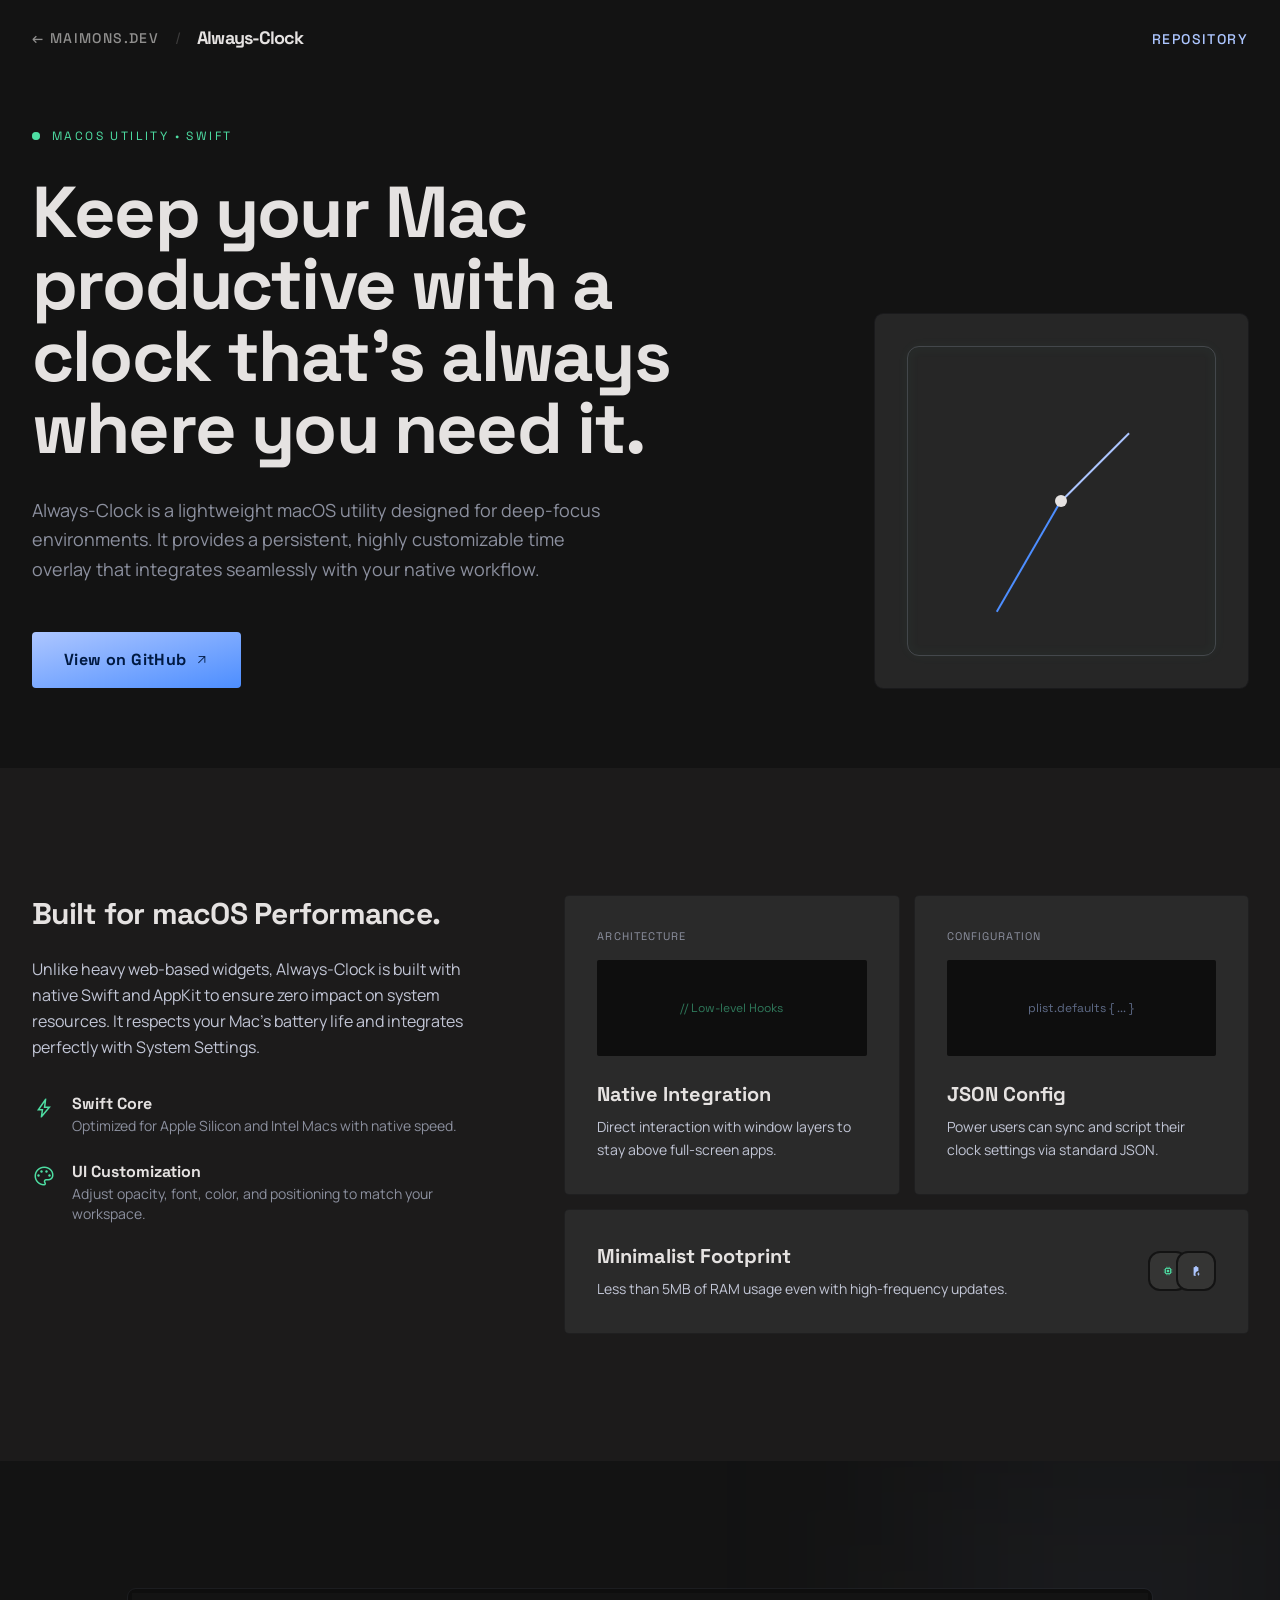
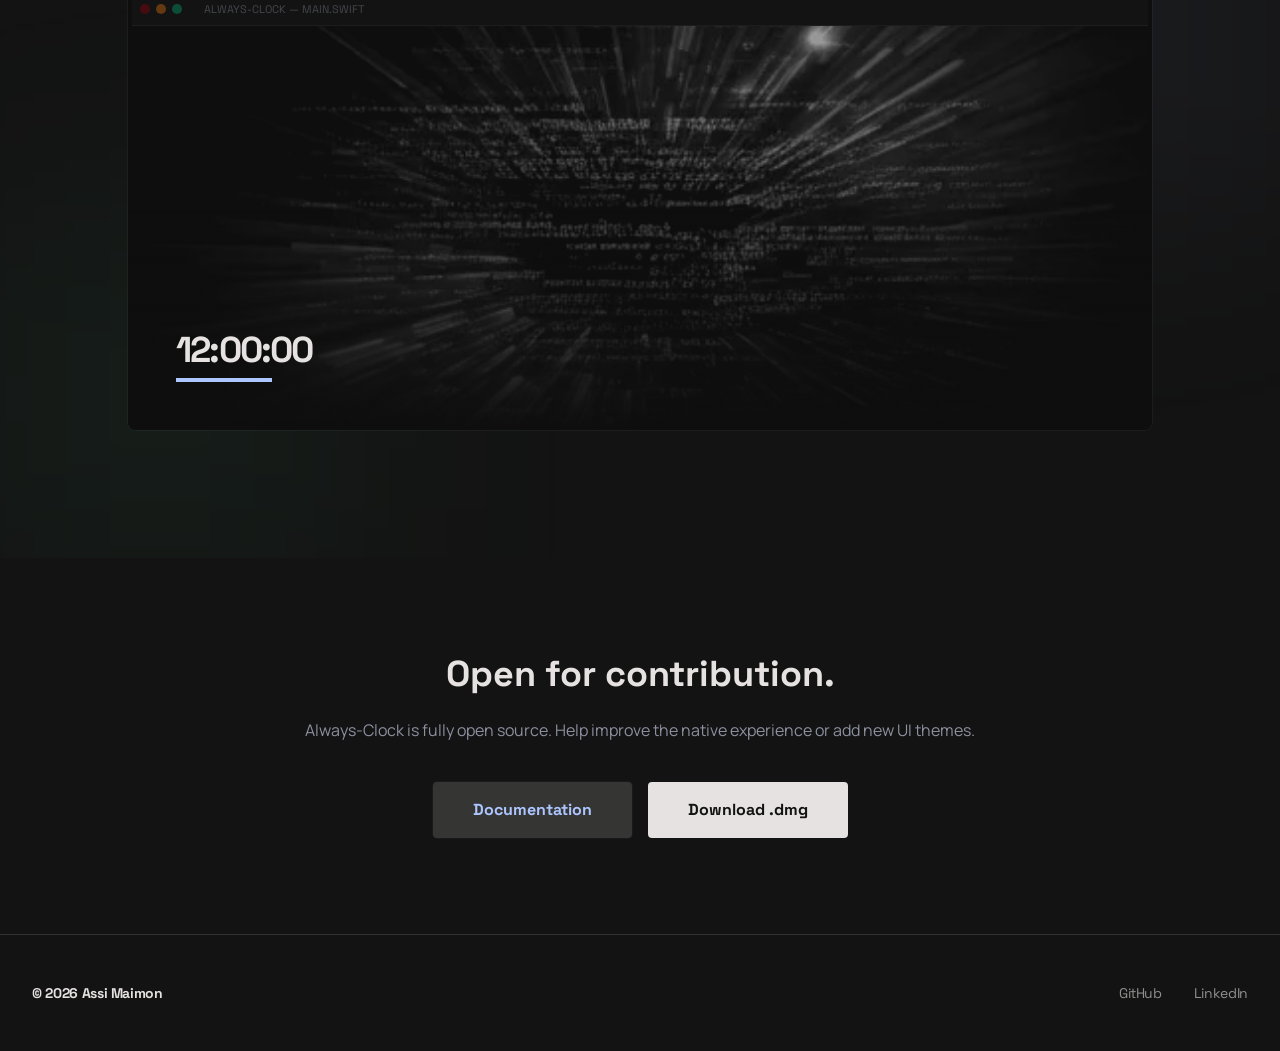
<file: always-clock.html>
<!DOCTYPE html>

<html class="dark" lang="en">

<head>
    <meta charset="utf-8" />
    <meta content="width=device-width, initial-scale=1.0" name="viewport" />
    <title>Always-Clock | Always-On-Top Clock for macOS</title>
    <meta name="description" content="Always-Clock is a lightweight macOS utility that keeps a customizable clock visible above every window." />
    <meta name="color-scheme" content="dark" />
    <meta name="theme-color" content="#131313" />
    <meta property="og:type" content="website" />
    <meta property="og:site_name" content="maimons.dev" />
    <meta property="og:title" content="Always-Clock | Always-On-Top Clock for macOS" />
    <meta property="og:description" content="Always-Clock is a lightweight macOS utility that keeps a customizable clock visible above every window." />
    <meta property="og:url" content="https://www.maimons.dev/always-clock.html" />
    <meta property="og:image" content="https://www.maimons.dev/images/3d-logo.jpeg" />
    <meta name="twitter:card" content="summary_large_image" />
    <link rel="icon" type="image/png" sizes="32x32" href="images/favicon-32.png" />
    <link rel="apple-touch-icon" href="images/apple-touch-icon.png" />
    <link href="https://fonts.googleapis.com/css2?family=Space+Grotesk:wght@400;500;600;700&amp;family=Manrope:wght@400;500;600;700&amp;display=swap" rel="stylesheet" />
    <link href="https://fonts.googleapis.com/css2?family=Material+Symbols+Outlined:wght,FILL@100..700,0..1&amp;icon_names=arrow_outward,battery_charging_full,bolt,memory,palette&amp;display=block" rel="stylesheet" />
    <link rel="stylesheet" href="styles.css" />
    <style>
        .material-symbols-outlined {
            font-variation-settings: 'FILL' 0, 'wght' 300, 'GRAD' 0, 'opsz' 24;
        }

        .glass-panel {
            background: rgba(53, 53, 52, 0.6);
            backdrop-filter: blur(20px);
        }

        .commit-pulse {
            position: relative;
        }

        .commit-pulse::after {
            content: '';
            position: absolute;
            top: 50%;
            left: 50%;
            transform: translate(-50%, -50%);
            width: 100%;
            height: 100%;
            border-radius: 50%;
            background: #4edea3;
            opacity: 0.4;
        }

        @media (prefers-reduced-motion: no-preference) {
            .commit-pulse::after {
                animation: pulse 2s infinite;
            }
        }

        @keyframes pulse {
            0% {
                transform: translate(-50%, -50%) scale(1);
                opacity: 0.4;
            }

            100% {
                transform: translate(-50%, -50%) scale(2.5);
                opacity: 0;
            }
        }

        body {
            background-color: #131313;
            color: #e5e2e1;
            font-family: 'Manrope', sans-serif;
        }
    </style>
    <script type="speculationrules">
        {"prerender": [{"where": {"href_matches": "/*"}, "eagerness": "moderate"}]}
    </script>
</head>

<body class="selection:bg-primary-container selection:text-on-primary-container min-h-screen flex flex-col">
    <!-- Navigation Overlay -->
    <nav class="fixed top-0 left-0 w-full z-50 flex items-center justify-between px-8 py-6 pointer-events-none">
        <div class="flex items-center gap-2 pointer-events-auto">
            <a class="text-sm font-label font-medium tracking-widest text-on-surface/60 hover:text-primary transition-colors uppercase"
                href="index.html">← maimons.dev</a>
            <span class="text-on-surface/20 mx-2">/</span>
            <span aria-current="page" class="font-headline font-bold text-lg tracking-tighter text-on-surface">Always-Clock</span>
        </div>
        <div class="pointer-events-auto">
            <a class="text-sm font-label font-medium tracking-widest text-primary hover:text-primary-container transition-colors uppercase"
                href="https://github.com/maimon33/always-clock">
                Repository
            </a>
        </div>
    </nav>
    <main class="flex-1 flex flex-col">
        <!-- Hero Section: Intentional Asymmetry -->
        <section
            class="relative pt-32 pb-20 px-8 max-w-7xl mx-auto w-full grid grid-cols-1 md:grid-cols-12 gap-12 items-end">
            <div class="md:col-span-8 flex flex-col items-start gap-8">
                <div class="flex items-center gap-3">
                    <div class="w-2 h-2 rounded-full bg-secondary commit-pulse"></div>
                    <span class="font-label text-xs tracking-[0.2em] text-secondary uppercase">macOS Utility •
                        Swift</span>
                </div>
                <h1
                    class="font-headline text-5xl md:text-7xl font-bold tracking-tight text-on-surface max-w-3xl leading-[1.1]">
                    Keep your Mac productive with a clock that's always where you need it.
                </h1>
                <p class="font-body text-lg text-outline max-w-xl leading-relaxed">
                    Always-Clock is a lightweight macOS utility designed for deep-focus environments. It provides a
                    persistent, highly customizable time overlay that integrates seamlessly with your native workflow.
                </p>
                <div class="flex gap-4 pt-4">
                    <a class="bg-gradient-to-br from-primary to-primary-container text-on-primary-fixed px-8 py-4 rounded-lg font-label font-bold tracking-wide hover:opacity-90 transition-opacity flex items-center gap-2"
                        href="https://github.com/maimon33/always-clock">
                        View on GitHub
                        <span aria-hidden="true" class="material-symbols-outlined text-sm">arrow_outward</span>
                    </a>
                </div>
            </div>
            <div class="md:col-span-4 hidden md:block">
                <div
                    class="aspect-square glass-panel rounded-xl flex items-center justify-center p-8 outline outline-1 outline-outline-variant/15">
                    <div
                        class="relative w-full h-full border-[1.5px] border-outline/30 rounded-full flex items-center justify-center">
                        <div
                            class="absolute w-[1.5px] h-24 bg-primary top-1/2 left-1/2 -translate-x-1/2 -translate-y-full origin-bottom rotate-[45deg]">
                        </div>
                        <div
                            class="absolute w-[1.5px] h-32 bg-primary-container top-1/2 left-1/2 -translate-x-1/2 -translate-y-full origin-bottom rotate-[210deg]">
                        </div>
                        <div class="w-3 h-3 bg-on-surface rounded-full z-10"></div>
                        <div class="absolute inset-0 border-[1.5px] border-secondary/20 rounded-full blur-sm"></div>
                    </div>
                </div>
            </div>
        </section>
        <!-- Technical Specs: Surface Shift Boundary -->
        <section class="bg-surface-container-low py-32 px-8">
            <div class="max-w-7xl mx-auto grid grid-cols-1 md:grid-cols-12 gap-16">
                <div class="md:col-span-5">
                    <h2 class="font-headline text-3xl font-bold tracking-tight text-on-surface mb-6">Built for macOS
                        Performance.</h2>
                    <p class="font-body text-on-surface-variant leading-relaxed mb-8">
                        Unlike heavy web-based widgets, Always-Clock is built with native Swift and AppKit to ensure
                        zero impact on system resources. It respects your Mac's battery life and integrates perfectly
                        with System Settings.
                    </p>
                    <div class="space-y-6">
                        <div class="flex items-start gap-4">
                            <span aria-hidden="true" class="material-symbols-outlined text-secondary pt-1">bolt</span>
                            <div>
                                <h3 class="font-headline font-bold text-on-surface">Swift Core</h3>
                                <p class="text-sm text-outline">Optimized for Apple Silicon and Intel Macs with native
                                    speed.</p>
                            </div>
                        </div>
                        <div class="flex items-start gap-4">
                            <span aria-hidden="true" class="material-symbols-outlined text-secondary pt-1">palette</span>
                            <div>
                                <h3 class="font-headline font-bold text-on-surface">UI Customization</h3>
                                <p class="text-sm text-outline">Adjust opacity, font, color, and positioning to match
                                    your workspace.</p>
                            </div>
                        </div>
                    </div>
                </div>
                <div class="md:col-span-7 grid grid-cols-1 sm:grid-cols-2 gap-4">
                    <!-- Feature Cards with Surface High -->
                    <div class="bg-surface-container-high p-8 rounded-lg outline outline-1 outline-outline-variant/10">
                        <span
                            class="font-label text-[11px] tracking-widest text-outline mb-4 block uppercase">Architecture</span>
                        <div class="h-24 bg-surface-container-lowest mb-6 flex items-center justify-center rounded-sm">
                            <span class="font-label text-secondary opacity-50 text-xs">// Low-level Hooks</span>
                        </div>
                        <h3 class="font-headline font-bold text-xl mb-2">Native Integration</h3>
                        <p class="text-sm text-on-surface-variant leading-relaxed">Direct interaction with window layers
                            to stay above full-screen apps.</p>
                    </div>
                    <div class="bg-surface-container-high p-8 rounded-lg outline outline-1 outline-outline-variant/10">
                        <span
                            class="font-label text-[11px] tracking-widest text-outline mb-4 block uppercase">Configuration</span>
                        <div class="h-24 bg-surface-container-lowest mb-6 flex items-center justify-center rounded-sm">
                            <span class="font-label text-primary opacity-50 text-xs">plist.defaults { ... }</span>
                        </div>
                        <h3 class="font-headline font-bold text-xl mb-2">JSON Config</h3>
                        <p class="text-sm text-on-surface-variant leading-relaxed">Power users can sync and script their
                            clock settings via standard JSON.</p>
                    </div>
                    <div
                        class="bg-surface-container-high p-8 rounded-lg outline outline-1 outline-outline-variant/10 sm:col-span-2">
                        <div class="flex flex-col md:flex-row md:items-center justify-between gap-6">
                            <div>
                                <h3 class="font-headline font-bold text-xl mb-2">Minimalist Footprint</h3>
                                <p class="text-sm text-on-surface-variant leading-relaxed">Less than 5MB of RAM usage
                                    even with high-frequency updates.</p>
                            </div>
                            <div class="flex -space-x-3 overflow-hidden">
                                <div
                                    class="w-10 h-10 rounded-full border-2 border-surface bg-surface-container-highest flex items-center justify-center">
                                    <span aria-hidden="true" class="material-symbols-outlined text-xs text-secondary"
                                        style="font-variation-settings: 'FILL' 1;">memory</span>
                                </div>
                                <div
                                    class="w-10 h-10 rounded-full border-2 border-surface bg-surface-container-highest flex items-center justify-center">
                                    <span aria-hidden="true" class="material-symbols-outlined text-xs text-primary"
                                        style="font-variation-settings: 'FILL' 1;">battery_charging_full</span>
                                </div>
                            </div>
                        </div>
                    </div>
                </div>
            </div>
        </section>
        <!-- Visual / Graphic Section: Atmospheric Void -->
        <section class="py-32 px-8 overflow-hidden">
            <div class="max-w-5xl mx-auto relative">
                <div class="absolute -top-40 -right-40 w-96 h-96 bg-primary/5 blur-[120px] rounded-full"></div>
                <div class="absolute -bottom-40 -left-40 w-96 h-96 bg-secondary/5 blur-[120px] rounded-full"></div>
                <div
                    class="relative bg-surface-container-lowest rounded-xl p-1 overflow-hidden outline outline-1 outline-outline-variant/20">
                    <div class="bg-surface p-2 flex items-center gap-1.5 border-b border-outline-variant/20">
                        <div class="w-2.5 h-2.5 rounded-full bg-error-container/40"></div>
                        <div class="w-2.5 h-2.5 rounded-full bg-tertiary-container/40"></div>
                        <div class="w-2.5 h-2.5 rounded-full bg-secondary-container/40"></div>
                        <span class="text-[11px] text-outline ml-4 font-label opacity-40">ALWAYS-CLOCK —
                            MAIN.SWIFT</span>
                    </div>
                    <img alt="Dark abstract representation of time and code"
                        class="w-full h-[400px] object-cover opacity-60 mix-blend-lighten grayscale hover:grayscale-0 transition-all duration-700"
                        data-alt="abstract architectural visualization of digital time with glowing neon blue lines on a dark obsidian black background"
                        src="images/always-clock-visual.webp" width="512" height="512" loading="lazy" />
                    <div
                        class="absolute inset-0 bg-gradient-to-t from-surface-container-lowest via-transparent to-transparent">
                    </div>
                    <div class="absolute bottom-12 left-12">
                        <span class="font-headline text-4xl font-bold text-on-surface tracking-tighter">12:00:00</span>
                        <div class="mt-2 h-1 w-24 bg-primary"></div>
                    </div>
                </div>
            </div>
        </section>
        <!-- Final Call to Action -->
        <section class="py-24 px-8 text-center bg-surface">
            <div class="max-w-2xl mx-auto">
                <h2 class="font-headline text-4xl font-bold text-on-surface mb-6">Open for contribution.</h2>
                <p class="font-body text-outline mb-10">
                    Always-Clock is fully open source. Help improve the native experience or add new UI themes.
                </p>
                <div class="flex flex-col sm:flex-row items-center justify-center gap-4">
                    <a class="w-full sm:w-auto px-10 py-4 bg-surface-container-highest text-primary outline outline-1 outline-outline-variant/15 rounded-lg font-label font-bold hover:bg-surface-bright transition-colors"
                        href="https://github.com/maimon33/always-clock">
                        Documentation
                    </a>
                    <a class="w-full sm:w-auto px-10 py-4 bg-on-background text-background rounded-lg font-label font-bold hover:opacity-90 transition-opacity"
                        href="https://github.com/maimon33/always-clock/releases">
                        Download .dmg
                    </a>
                </div>
            </div>
        </section>
        <!-- Footer from Shared Components -->
    </main>
        <footer class="bg-[#131313] dark:bg-[#131313] border-t border-[#E5E2E1]/15 w-full bottom-0">
            <div
                class="flex flex-col md:flex-row justify-between items-center w-full px-8 py-12 max-w-7xl mx-auto gap-4">
                <span class="text-[#E5E2E1] font-bold font-headline text-sm tracking-tight">© 2026 Assi
                    Maimon</span>
                <div class="flex items-center gap-8">
                    <a class="font-headline text-sm tracking-tight text-[#E5E2E1]/60 hover:text-[#ADC6FF] transition-colors duration-300"
                        href="https://github.com/maimon33/always-clock" target="_blank">GitHub</a>
                    <a class="font-headline text-sm tracking-tight text-[#E5E2E1]/60 hover:text-[#ADC6FF] transition-colors duration-300"
                        href="https://www.linkedin.com/in/assi-maimon-00685122/" target="_blank">LinkedIn</a>
                </div>
            </div>
        </footer>
</body>

</html>
</file>
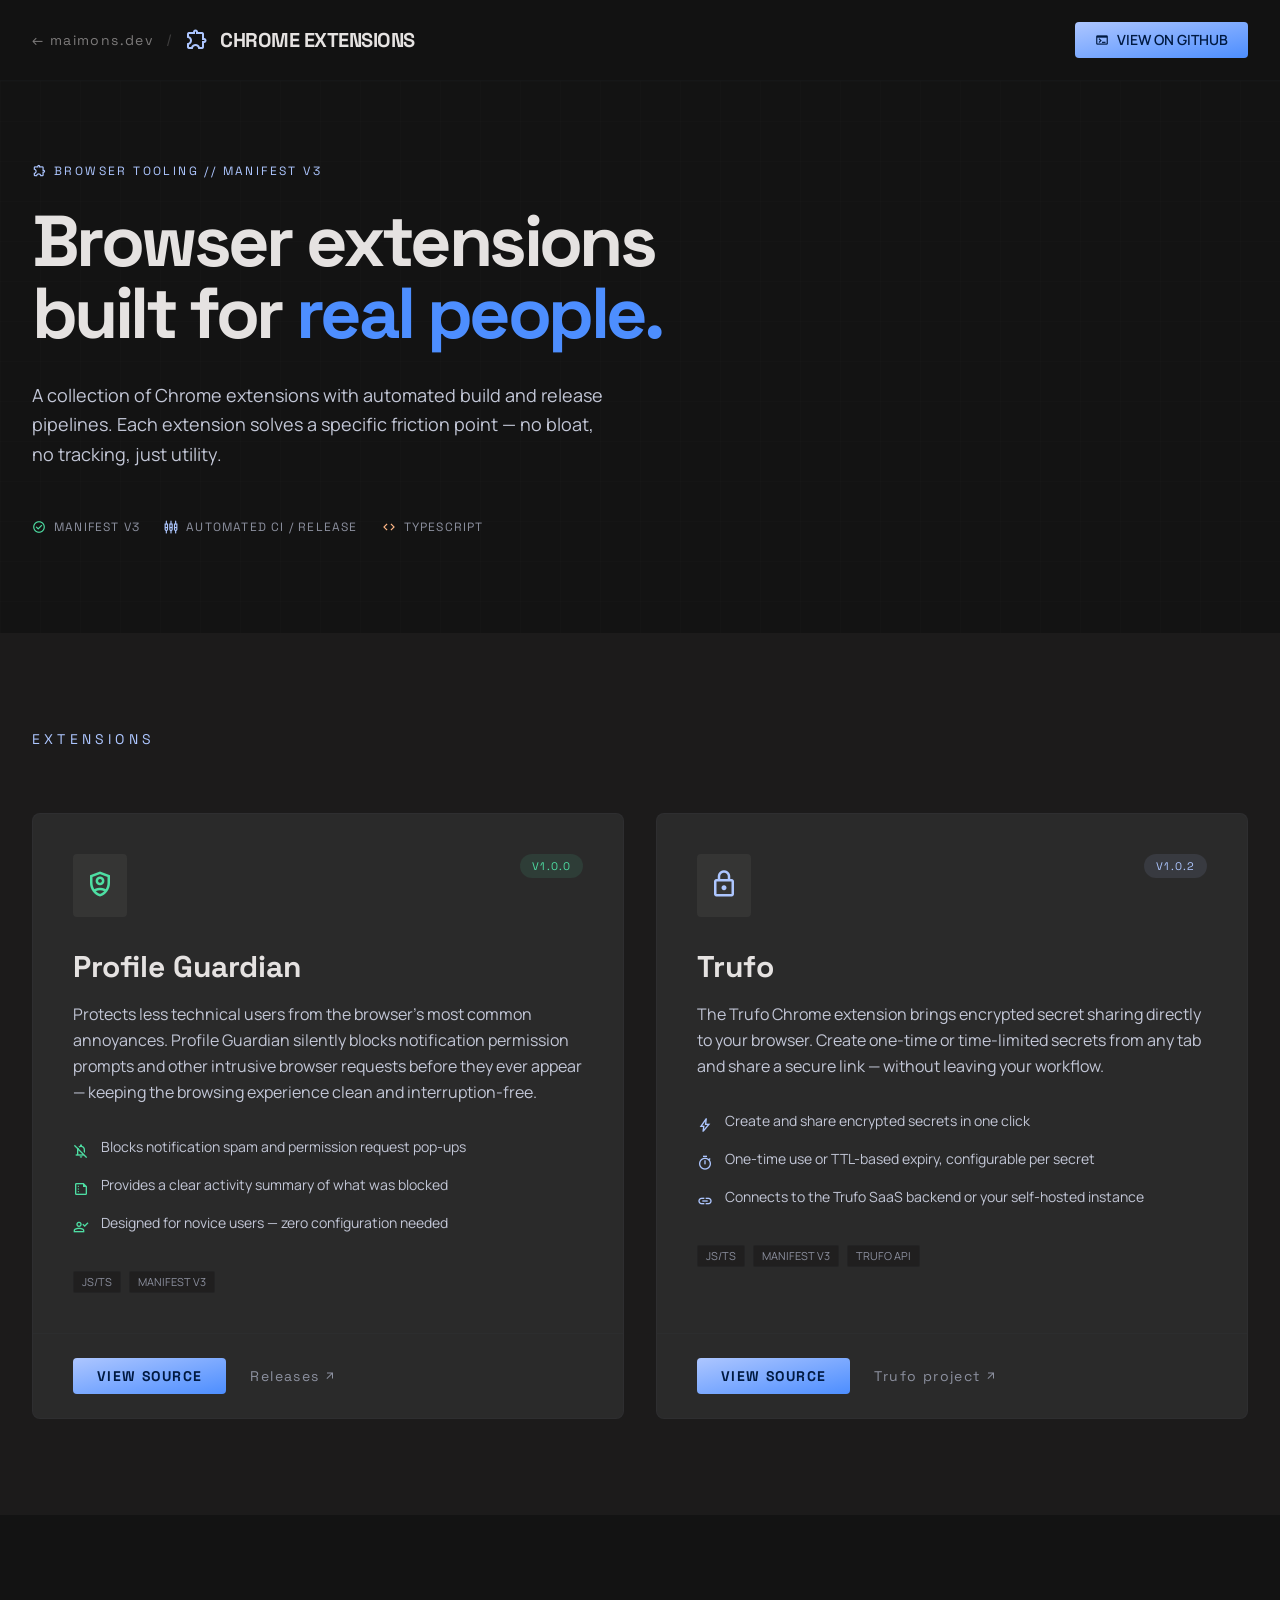
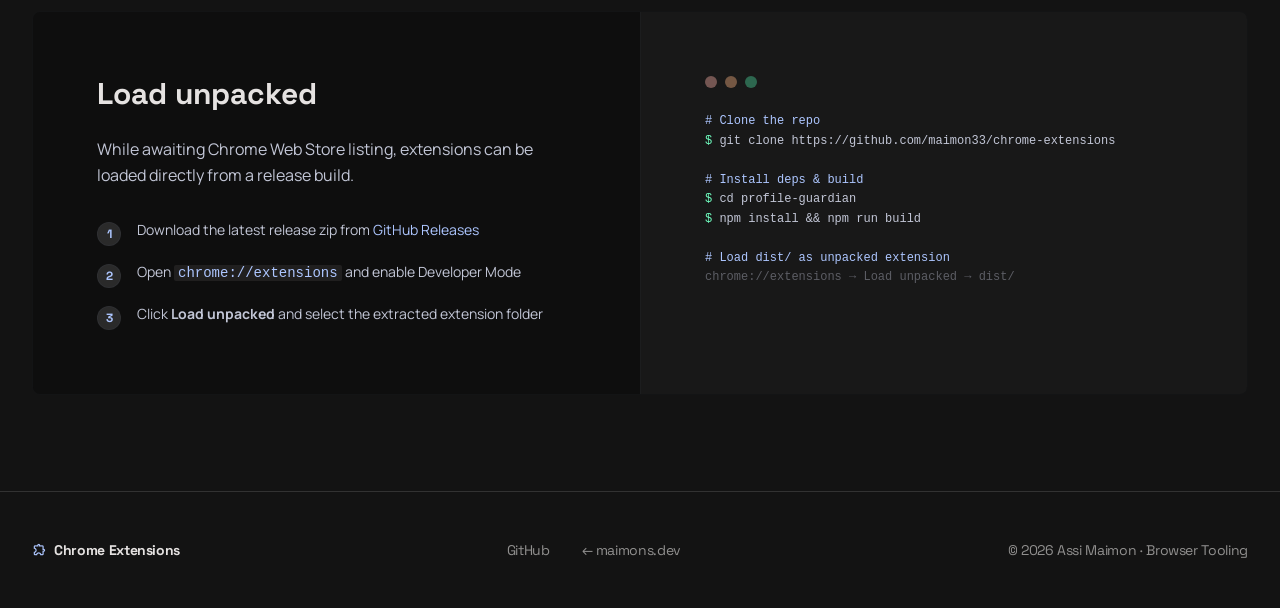
<file: chrome-extensions.html>
<!DOCTYPE html>

<html class="dark" lang="en">

<head>
    <meta charset="utf-8" />
    <meta content="width=device-width, initial-scale=1.0" name="viewport" />
    <title>Chrome Extensions | Maimon Consulting</title>
    <meta name="description" content="Browser extensions with automated build and release pipelines, including Profile Guardian and the Trufo secrets-sharing extension." />
    <meta name="color-scheme" content="dark" />
    <meta name="theme-color" content="#131313" />
    <meta property="og:type" content="website" />
    <meta property="og:site_name" content="maimons.dev" />
    <meta property="og:title" content="Chrome Extensions | Maimon Consulting" />
    <meta property="og:description" content="Browser extensions with automated build and release pipelines, including Profile Guardian and the Trufo secrets-sharing extension." />
    <meta property="og:url" content="https://www.maimons.dev/chrome-extensions.html" />
    <meta property="og:image" content="https://www.maimons.dev/images/3d-logo.jpeg" />
    <meta name="twitter:card" content="summary_large_image" />
    <link href="https://fonts.googleapis.com/css2?family=Space+Grotesk:wght@400;500;600;700&amp;family=Manrope:wght@400;500;600;700&amp;display=swap" rel="stylesheet" />
    <link href="https://fonts.googleapis.com/css2?family=Material+Symbols+Outlined:wght,FILL@100..700,0..1&amp;icon_names=arrow_outward,bolt,check_circle,code,extension,link,lock,notifications_off,person_check,settings_input_component,shield_person,summarize,terminal,timer&amp;display=block" rel="stylesheet" />
    <link rel="stylesheet" href="styles.css" />
    <link rel="icon" type="image/png" sizes="32x32" href="images/favicon-32.png" />
    <link rel="apple-touch-icon" href="images/apple-touch-icon.png" />
    <style>
        .material-symbols-outlined {
            font-variation-settings: 'FILL' 0, 'wght' 400, 'GRAD' 0, 'opsz' 24;
        }
        .bg-grid {
            background-size: 40px 40px;
            background-image: linear-gradient(to right, rgba(255,255,255,0.03) 1px, transparent 1px),
                              linear-gradient(to bottom, rgba(255,255,255,0.03) 1px, transparent 1px);
        }
    </style>
    <script type="speculationrules">
        {"prerender": [{"where": {"href_matches": "/*"}, "eagerness": "moderate"}]}
    </script>
</head>

<body class="bg-surface text-on-surface font-body selection:bg-primary/30 selection:text-primary">

    <!-- Top Navigation -->
    <nav class="sticky top-0 z-50 bg-surface/80 backdrop-blur-md border-b border-outline-variant/10">
        <div class="max-w-7xl mx-auto px-8 h-20 flex items-center justify-between">
            <div class="flex items-center gap-3">
                <a class="font-label text-sm tracking-widest text-on-surface/50 hover:text-primary transition-colors"
                    href="index.html">← maimons.dev</a>
                <span class="text-on-surface/20">/</span>
                <span aria-hidden="true" class="text-primary material-symbols-outlined">extension</span>
                <span aria-current="page" class="font-headline font-bold text-xl tracking-tight text-on-surface uppercase">Chrome Extensions</span>
            </div>
            <a class="flex items-center gap-2 bg-gradient-to-br from-primary to-primary-container px-5 py-2 rounded-lg text-on-primary-fixed font-semibold text-sm transition-transform motion-safe:active:scale-95"
                href="https://github.com/maimon33/chrome-extensions" target="_blank" rel="noopener noreferrer">
                <span aria-hidden="true" class="material-symbols-outlined text-sm">terminal</span>
                VIEW ON GITHUB
            </a>
        </div>
    </nav>

    <main>
        <!-- Hero -->
        <section class="relative pt-20 pb-24 px-8 overflow-hidden">
            <div class="bg-grid absolute inset-0 opacity-30 pointer-events-none"></div>
            <div class="max-w-7xl mx-auto relative z-10">
                <div class="max-w-2xl">
                    <span class="font-label text-xs tracking-[0.2em] text-primary uppercase mb-6 block flex items-center gap-2">
                        <span aria-hidden="true" class="material-symbols-outlined text-sm">extension</span>
                        Browser Tooling // Manifest V3
                    </span>
                    <h1 class="font-headline text-5xl md:text-7xl font-bold tracking-tighter leading-[0.9] text-on-surface mb-8">
                        Browser extensions<br/>built for <span class="text-primary-container">real people.</span>
                    </h1>
                    <p class="text-lg text-on-surface-variant leading-relaxed max-w-xl">
                        A collection of Chrome extensions with automated build and release pipelines. Each extension solves a specific friction point — no bloat, no tracking, just utility.
                    </p>
                </div>
                <!-- Meta strip -->
                <div class="mt-12 flex flex-wrap gap-6 font-label text-xs tracking-widest text-outline uppercase">
                    <span class="flex items-center gap-2">
                        <span aria-hidden="true" class="material-symbols-outlined text-sm text-secondary">check_circle</span>
                        Manifest V3
                    </span>
                    <span class="flex items-center gap-2">
                        <span aria-hidden="true" class="material-symbols-outlined text-sm text-primary">settings_input_component</span>
                        Automated CI / Release
                    </span>
                    <span class="flex items-center gap-2">
                        <span aria-hidden="true" class="material-symbols-outlined text-sm text-tertiary">code</span>
                        TypeScript
                    </span>
                </div>
            </div>
        </section>

        <!-- Extensions -->
        <section class="bg-surface-container-low py-24 px-8">
            <div class="max-w-7xl mx-auto">
                <h2 class="font-headline text-sm text-primary tracking-[0.3em] uppercase mb-16">Extensions</h2>

                <div class="grid grid-cols-1 lg:grid-cols-2 gap-8">

                    <!-- Profile Guardian -->
                    <div class="bg-surface-container-high rounded-xl border border-outline-variant/15 overflow-hidden flex flex-col">
                        <div class="p-10 flex-1">
                            <!-- Header -->
                            <div class="flex items-start justify-between mb-8">
                                <div class="p-3 bg-surface-container-highest rounded-lg">
                                    <span aria-hidden="true" class="material-symbols-outlined text-3xl text-secondary">shield_person</span>
                                </div>
                                <span class="px-3 py-1 bg-secondary/10 text-secondary text-[11px] rounded-full font-label uppercase tracking-widest">
                                    v1.0.0
                                </span>
                            </div>
                            <h3 class="font-headline text-3xl font-bold mb-4">Profile Guardian</h3>
                            <p class="text-on-surface-variant leading-relaxed mb-8">
                                Protects less technical users from the browser's most common annoyances. Profile Guardian silently blocks notification permission prompts and other intrusive browser requests before they ever appear — keeping the browsing experience clean and interruption-free.
                            </p>
                            <!-- Feature list -->
                            <ul class="space-y-3 mb-8">
                                <li class="flex items-start gap-3 text-sm text-on-surface-variant">
                                    <span aria-hidden="true" class="material-symbols-outlined text-secondary text-base mt-0.5">notifications_off</span>
                                    Blocks notification spam and permission request pop-ups
                                </li>
                                <li class="flex items-start gap-3 text-sm text-on-surface-variant">
                                    <span aria-hidden="true" class="material-symbols-outlined text-secondary text-base mt-0.5">summarize</span>
                                    Provides a clear activity summary of what was blocked
                                </li>
                                <li class="flex items-start gap-3 text-sm text-on-surface-variant">
                                    <span aria-hidden="true" class="material-symbols-outlined text-secondary text-base mt-0.5">person_check</span>
                                    Designed for novice users — zero configuration needed
                                </li>
                            </ul>
                            <!-- Tags -->
                            <div class="flex gap-2">
                                <span class="text-[11px] bg-surface-container px-2 py-0.5 rounded text-outline uppercase border border-outline-variant/10">JS/TS</span>
                                <span class="text-[11px] bg-surface-container px-2 py-0.5 rounded text-outline uppercase border border-outline-variant/10">Manifest V3</span>
                            </div>
                        </div>
                        <!-- Footer CTA -->
                        <div class="px-10 py-6 border-t border-outline-variant/10 flex items-center gap-6">
                            <a href="https://github.com/maimon33/chrome-extensions/tree/main/profile-guardian"
                                target="_blank" rel="noopener noreferrer"
                                class="font-headline text-sm font-bold tracking-widest uppercase py-2 px-6 bg-gradient-to-br from-primary to-primary-container text-on-primary-fixed rounded-lg transition-transform motion-safe:hover:scale-[1.02]">
                                View Source
                            </a>
                            <a href="https://github.com/maimon33/chrome-extensions/releases" target="_blank" rel="noopener noreferrer"
                                class="font-label text-sm tracking-widest text-outline hover:text-primary transition-colors flex items-center gap-1">
                                Releases <span aria-hidden="true" class="material-symbols-outlined text-xs">arrow_outward</span>
                            </a>
                        </div>
                    </div>

                    <!-- Trufo Extension -->
                    <div class="bg-surface-container-high rounded-xl border border-outline-variant/15 overflow-hidden flex flex-col">
                        <div class="p-10 flex-1">
                            <!-- Header -->
                            <div class="flex items-start justify-between mb-8">
                                <div class="p-3 bg-surface-container-highest rounded-lg">
                                    <span aria-hidden="true" class="material-symbols-outlined text-3xl text-primary">lock</span>
                                </div>
                                <span class="px-3 py-1 bg-primary/10 text-primary text-[11px] rounded-full font-label uppercase tracking-widest">
                                    v1.0.2
                                </span>
                            </div>
                            <h3 class="font-headline text-3xl font-bold mb-4">Trufo</h3>
                            <p class="text-on-surface-variant leading-relaxed mb-8">
                                The Trufo Chrome extension brings encrypted secret sharing directly to your browser. Create one-time or time-limited secrets from any tab and share a secure link — without leaving your workflow.
                            </p>
                            <!-- Feature list -->
                            <ul class="space-y-3 mb-8">
                                <li class="flex items-start gap-3 text-sm text-on-surface-variant">
                                    <span aria-hidden="true" class="material-symbols-outlined text-primary text-base mt-0.5">bolt</span>
                                    Create and share encrypted secrets in one click
                                </li>
                                <li class="flex items-start gap-3 text-sm text-on-surface-variant">
                                    <span aria-hidden="true" class="material-symbols-outlined text-primary text-base mt-0.5">timer</span>
                                    One-time use or TTL-based expiry, configurable per secret
                                </li>
                                <li class="flex items-start gap-3 text-sm text-on-surface-variant">
                                    <span aria-hidden="true" class="material-symbols-outlined text-primary text-base mt-0.5">link</span>
                                    Connects to the Trufo SaaS backend or your self-hosted instance
                                </li>
                            </ul>
                            <!-- Tags -->
                            <div class="flex gap-2">
                                <span class="text-[11px] bg-surface-container px-2 py-0.5 rounded text-outline uppercase border border-outline-variant/10">JS/TS</span>
                                <span class="text-[11px] bg-surface-container px-2 py-0.5 rounded text-outline uppercase border border-outline-variant/10">Manifest V3</span>
                                <span class="text-[11px] bg-surface-container px-2 py-0.5 rounded text-outline uppercase border border-outline-variant/10">Trufo API</span>
                            </div>
                        </div>
                        <!-- Footer CTA -->
                        <div class="px-10 py-6 border-t border-outline-variant/10 flex items-center gap-6">
                            <a href="https://github.com/maimon33/chrome-extensions/tree/main/trufo"
                                target="_blank" rel="noopener noreferrer"
                                class="font-headline text-sm font-bold tracking-widest uppercase py-2 px-6 bg-gradient-to-br from-primary to-primary-container text-on-primary-fixed rounded-lg transition-transform motion-safe:hover:scale-[1.02]">
                                View Source
                            </a>
                            <a href="trufo.html"
                                class="font-label text-sm tracking-widest text-outline hover:text-primary transition-colors flex items-center gap-1">
                                Trufo project <span aria-hidden="true" class="material-symbols-outlined text-xs">arrow_outward</span>
                            </a>
                        </div>
                    </div>

                </div>
            </div>
        </section>

        <!-- Install instructions -->
        <section class="py-24 px-8">
            <div class="max-w-7xl mx-auto">
                <div class="bg-surface-container-lowest rounded-xl border border-outline-variant/10 overflow-hidden">
                    <div class="grid grid-cols-1 lg:grid-cols-2">
                        <div class="p-12 lg:p-16 flex flex-col justify-center">
                            <h3 class="font-headline text-3xl font-bold mb-6">Load unpacked</h3>
                            <p class="text-on-surface-variant mb-8 leading-relaxed">
                                While awaiting Chrome Web Store listing, extensions can be loaded directly from a release build.
                            </p>
                            <ol class="space-y-4">
                                <li class="flex items-start gap-4">
                                    <span class="w-6 h-6 rounded-full bg-surface-container-high border border-outline-variant/20 flex items-center justify-center text-xs font-bold font-headline text-primary flex-shrink-0 mt-0.5">1</span>
                                    <span class="text-sm text-on-surface-variant">Download the latest release zip from <a href="https://github.com/maimon33/chrome-extensions/releases" target="_blank" class="text-primary hover:underline">GitHub Releases</a></span>
                                </li>
                                <li class="flex items-start gap-4">
                                    <span class="w-6 h-6 rounded-full bg-surface-container-high border border-outline-variant/20 flex items-center justify-center text-xs font-bold font-headline text-primary flex-shrink-0 mt-0.5">2</span>
                                    <span class="text-sm text-on-surface-variant">Open <code class="text-primary bg-surface-container px-1 rounded">chrome://extensions</code> and enable Developer Mode</span>
                                </li>
                                <li class="flex items-start gap-4">
                                    <span class="w-6 h-6 rounded-full bg-surface-container-high border border-outline-variant/20 flex items-center justify-center text-xs font-bold font-headline text-primary flex-shrink-0 mt-0.5">3</span>
                                    <span class="text-sm text-on-surface-variant">Click <strong>Load unpacked</strong> and select the extracted extension folder</span>
                                </li>
                            </ol>
                        </div>
                        <div class="bg-surface-container-high/40 p-12 lg:p-16 border-l border-outline-variant/10 font-mono text-xs">
                            <div class="flex gap-2 mb-6">
                                <div class="w-3 h-3 rounded-full bg-error/40"></div>
                                <div class="w-3 h-3 rounded-full bg-tertiary/40"></div>
                                <div class="w-3 h-3 rounded-full bg-secondary/40"></div>
                            </div>
                            <pre class="text-on-surface-variant leading-relaxed"><span class="text-primary"># Clone the repo</span>
<span class="text-secondary-fixed">$</span> git clone https://github.com/maimon33/chrome-extensions

<span class="text-primary"># Install deps & build</span>
<span class="text-secondary-fixed">$</span> cd profile-guardian
<span class="text-secondary-fixed">$</span> npm install && npm run build

<span class="text-primary"># Load dist/ as unpacked extension</span>
<span class="text-on-surface-variant/40">chrome://extensions → Load unpacked → dist/</span></pre>
                        </div>
                    </div>
                </div>
            </div>
        </section>
    </main>

    <!-- Footer -->
    <footer class="bg-[#131313] border-t border-[#E5E2E1]/15">
        <div class="flex flex-col md:flex-row justify-between items-center w-full px-8 py-12 max-w-7xl mx-auto gap-4">
            <div class="flex items-center gap-2">
                <span aria-hidden="true" class="text-primary material-symbols-outlined text-sm">extension</span>
                <div class="text-[#E5E2E1] font-bold font-headline text-sm tracking-tight">
                    Chrome Extensions
                </div>
            </div>
            <div class="flex gap-8">
                <a class="font-headline text-sm tracking-tight text-[#E5E2E1]/60 hover:text-[#ADC6FF] transition-colors duration-300"
                    href="https://github.com/maimon33/chrome-extensions" target="_blank" rel="noopener noreferrer">GitHub</a>
                <a class="font-headline text-sm tracking-tight text-[#E5E2E1]/60 hover:text-[#ADC6FF] transition-colors duration-300"
                    href="index.html">← maimons.dev</a>
            </div>
            <div class="font-headline text-sm tracking-tight text-[#E5E2E1]/60">
                © 2026 Assi Maimon · Browser Tooling
            </div>
        </div>
    </footer>

</body>

</html>
</file>
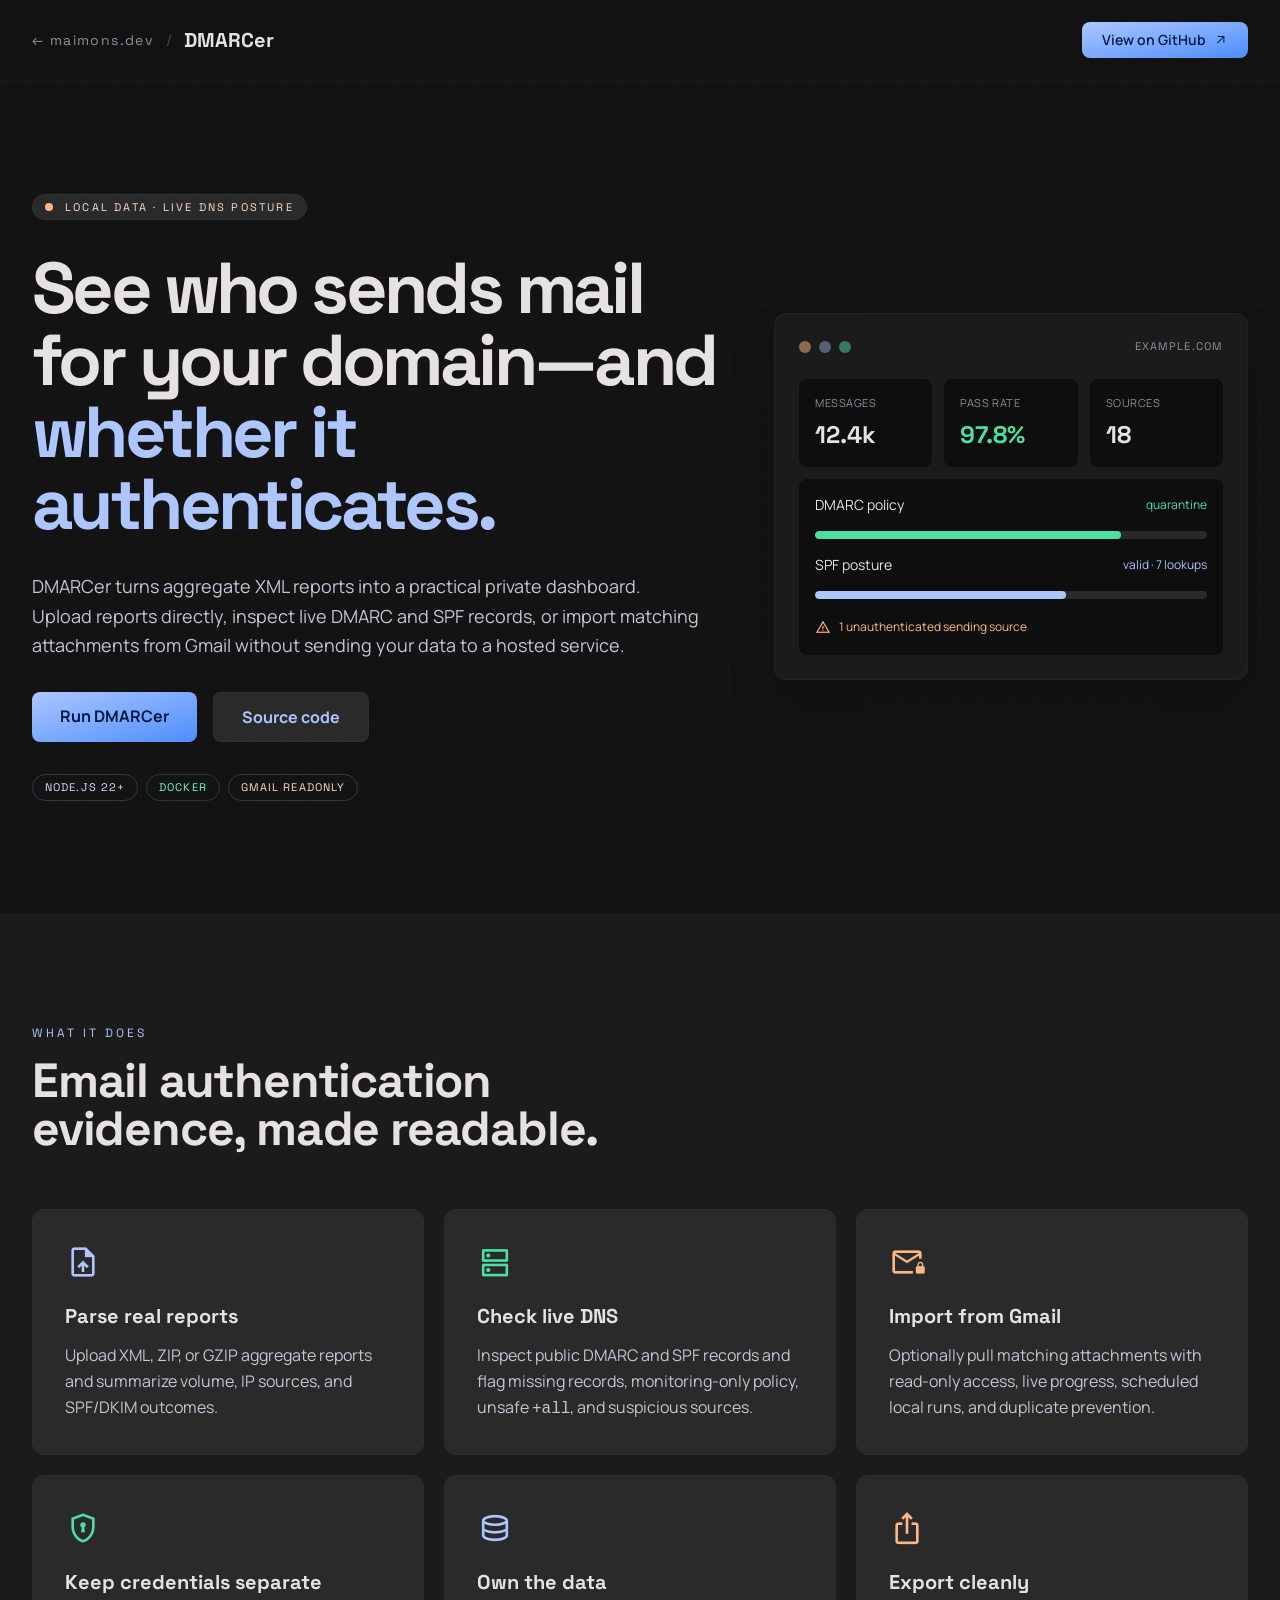
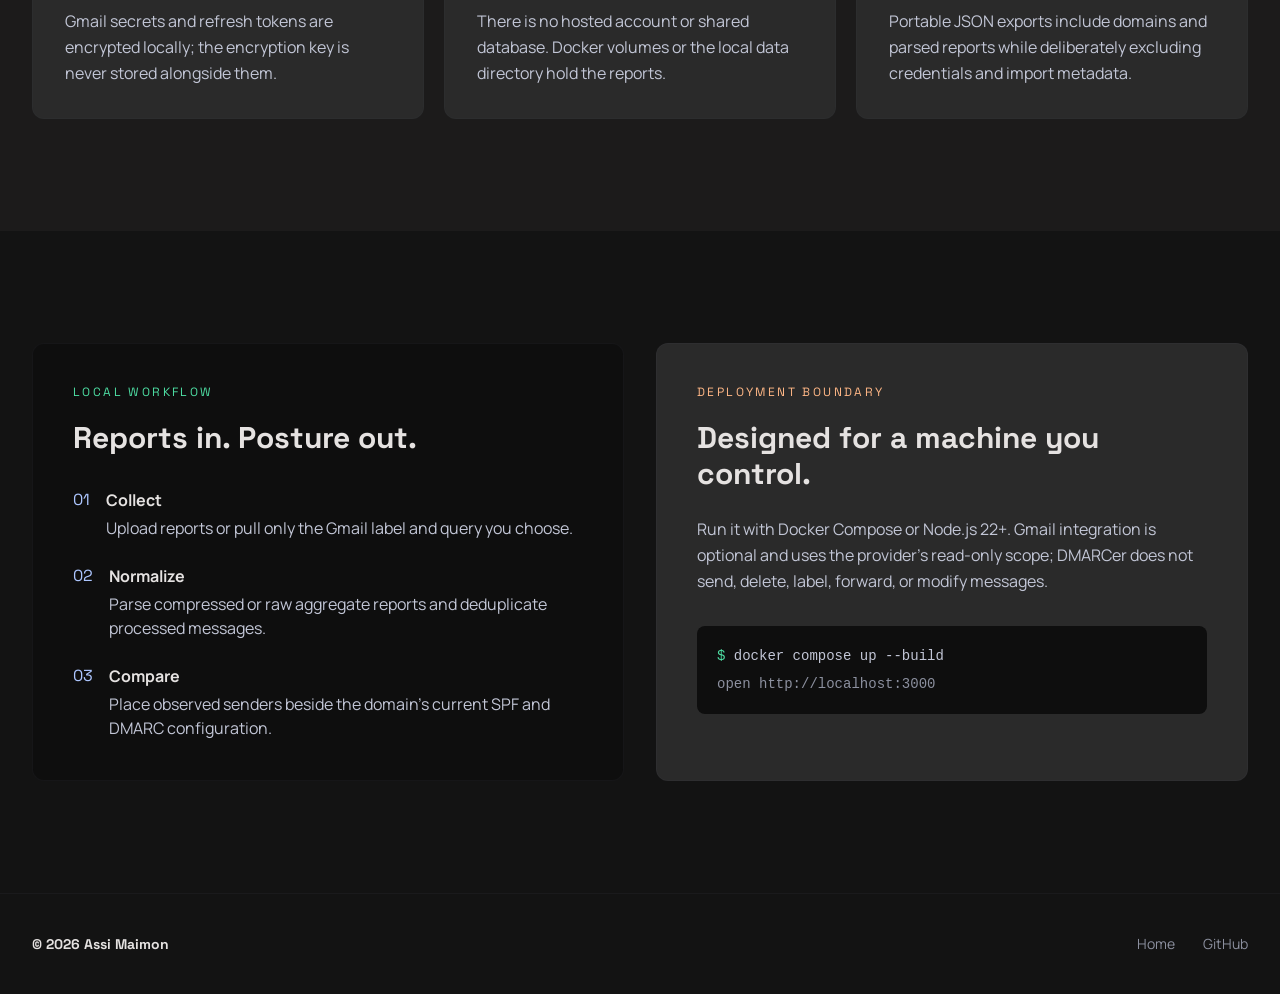
<file: dmarcer.html>
<!DOCTYPE html>
<html class="dark" lang="en">
<head>
    <meta charset="utf-8" />
    <meta name="viewport" content="width=device-width, initial-scale=1.0" />
    <title>DMARCer | Local-First Email Authentication Analysis</title>
    <meta name="description" content="DMARCer is a local-first dashboard for DMARC aggregate reports, live SPF and DMARC posture, and optional read-only Gmail imports." />
    <meta name="color-scheme" content="dark" />
    <meta name="theme-color" content="#131313" />
    <meta property="og:type" content="website" />
    <meta property="og:site_name" content="maimons.dev" />
    <meta property="og:title" content="DMARCer | Local-First Email Authentication Analysis" />
    <meta property="og:description" content="DMARCer is a local-first dashboard for DMARC aggregate reports, live SPF and DMARC posture, and optional read-only Gmail imports." />
    <meta property="og:url" content="https://www.maimons.dev/dmarcer.html" />
    <meta property="og:image" content="https://www.maimons.dev/images/3d-logo.jpeg" />
    <meta name="twitter:card" content="summary_large_image" />
    <link rel="icon" type="image/png" sizes="32x32" href="images/favicon-32.png" />
    <link rel="apple-touch-icon" href="images/apple-touch-icon.png" />
    <link href="https://fonts.googleapis.com/css2?family=Space+Grotesk:wght@400;500;600;700&amp;family=Manrope:wght@400;500;600;700&amp;display=swap" rel="stylesheet" />
    <link href="https://fonts.googleapis.com/css2?family=Material+Symbols+Outlined:wght,FILL@100..700,0..1&amp;icon_names=arrow_outward,database,dns,encrypted,ios_share,mail_lock,upload_file,warning&amp;display=block" rel="stylesheet" />
    <link rel="stylesheet" href="styles.css" />
    <style>
        :root { --c-background: 19 19 19; --c-surface: 19 19 19; --c-surface-container-lowest: 14 14 14; --c-surface-container-low: 28 27 27; --c-surface-container: 32 31 31; --c-surface-container-high: 42 42 42; --c-surface-bright: 57 57 57; --c-primary: 173 198 255; --c-primary-container: 77 142 255; --c-primary-fixed: 216 226 255; --c-on-primary-fixed: 0 26 66; --c-secondary: 78 222 163; --c-secondary-fixed: 111 251 190; --c-tertiary: 255 183 134; --c-tertiary-fixed: 255 220 198; --c-on-surface: 229 226 225; --c-on-surface-variant: 194 198 214; --c-outline: 140 144 159; --c-outline-variant: 66 71 84; --r: 0.25rem; --r-lg: 0.5rem; --r-xl: 0.75rem; --r-full: 9999px; }
        .material-symbols-outlined { font-variation-settings: 'FILL' 0, 'wght' 350, 'GRAD' 0, 'opsz' 24; }
        .report-grid { background-image: linear-gradient(rgba(255,255,255,.035) 1px, transparent 1px), linear-gradient(90deg, rgba(255,255,255,.035) 1px, transparent 1px); background-size: 28px 28px; }
        a:focus-visible { outline: 2px solid #adc6ff; outline-offset: 4px; border-radius: .25rem; }
    </style>
    <script type="speculationrules">
        {"prerender": [{"where": {"href_matches": "/*"}, "eagerness": "moderate"}]}
    </script>
</head>
<body class="bg-background text-on-surface font-body antialiased selection:bg-primary/30">
    <nav class="sticky top-0 z-50 bg-background/85 backdrop-blur-xl border-b border-outline-variant/10" aria-label="Project navigation">
        <div class="max-w-7xl mx-auto px-5 sm:px-8 h-16 sm:h-20 flex items-center justify-between gap-4">
            <div class="flex items-center gap-3 min-w-0">
                <a class="font-label text-xs sm:text-sm tracking-widest text-outline hover:text-primary transition-colors" href="index.html">← maimons.dev</a>
                <span class="text-outline-variant">/</span>
                <span aria-current="page" class="font-headline font-bold text-base sm:text-xl truncate">DMARCer</span>
            </div>
            <a class="hidden sm:flex items-center gap-2 bg-gradient-to-br from-primary to-primary-container px-5 py-2 rounded-lg text-on-primary-fixed font-semibold text-sm" href="https://github.com/maimon33/dmarcer" target="_blank" rel="noopener noreferrer">View on GitHub <span aria-hidden="true" class="material-symbols-outlined text-sm">arrow_outward</span></a>
        </div>
    </nav>
    <main>
        <section class="relative overflow-hidden px-5 sm:px-8 py-20 sm:py-28">
            <div class="absolute inset-0 report-grid opacity-40 pointer-events-none"></div>
            <div class="relative max-w-7xl mx-auto grid lg:grid-cols-12 gap-14 items-center">
                <div class="lg:col-span-7">
                    <div class="inline-flex items-center gap-3 px-3 py-1 rounded-full bg-surface-container-high border border-outline-variant/20 mb-8">
                        <span class="w-2 h-2 rounded-full bg-tertiary"></span>
                        <span class="font-label text-[11px] tracking-[0.2em] text-tertiary-fixed uppercase">Local data · live DNS posture</span>
                    </div>
                    <h1 class="font-headline text-5xl sm:text-6xl lg:text-7xl font-bold tracking-tighter leading-[0.92] mb-8">See who sends mail for your domain—and <span class="text-primary">whether it authenticates.</span></h1>
                    <p class="max-w-2xl text-lg text-on-surface-variant leading-relaxed mb-8">DMARCer turns aggregate XML reports into a practical private dashboard. Upload reports directly, inspect live DMARC and SPF records, or import matching attachments from Gmail without sending your data to a hosted service.</p>
                    <div class="flex flex-wrap gap-4 mb-8">
                        <a class="px-7 py-3 rounded-lg bg-gradient-to-br from-primary to-primary-container text-on-primary-fixed font-bold" href="https://github.com/maimon33/dmarcer#readme" target="_blank" rel="noopener noreferrer">Run DMARCer</a>
                        <a class="px-7 py-3 rounded-lg bg-surface-container-high border border-outline-variant/20 text-primary font-bold" href="https://github.com/maimon33/dmarcer" target="_blank" rel="noopener noreferrer">Source code</a>
                    </div>
                    <div class="flex flex-wrap gap-2 font-label text-[11px] uppercase tracking-widest">
                        <span class="px-3 py-1 rounded-full border border-primary/20 text-primary-fixed">Node.js 22+</span>
                        <span class="px-3 py-1 rounded-full border border-secondary/20 text-secondary-fixed">Docker</span>
                        <span class="px-3 py-1 rounded-full border border-tertiary/20 text-tertiary-fixed">Gmail readonly</span>
                    </div>
                </div>
                <div class="lg:col-span-5 bg-surface-container-low rounded-xl border border-outline-variant/15 p-5 sm:p-6 shadow-2xl">
                    <div class="flex items-center justify-between mb-6">
                        <div class="flex gap-2"><span class="w-3 h-3 rounded-full bg-tertiary/50"></span><span class="w-3 h-3 rounded-full bg-primary/40"></span><span class="w-3 h-3 rounded-full bg-secondary/50"></span></div>
                        <span class="font-label text-[11px] uppercase tracking-widest text-outline">example.com</span>
                    </div>
                    <div class="grid grid-cols-3 gap-3 mb-3">
                        <div class="rounded-lg bg-surface-container-lowest p-4"><p class="text-[11px] uppercase tracking-wider text-outline mb-2">Messages</p><p class="font-headline text-2xl font-bold">12.4k</p></div>
                        <div class="rounded-lg bg-surface-container-lowest p-4"><p class="text-[11px] uppercase tracking-wider text-outline mb-2">Pass rate</p><p class="font-headline text-2xl font-bold text-secondary">97.8%</p></div>
                        <div class="rounded-lg bg-surface-container-lowest p-4"><p class="text-[11px] uppercase tracking-wider text-outline mb-2">Sources</p><p class="font-headline text-2xl font-bold">18</p></div>
                    </div>
                    <div class="rounded-lg bg-surface-container-lowest p-4 space-y-4">
                        <div class="flex items-center justify-between"><span class="text-sm">DMARC policy</span><span class="text-secondary text-xs">quarantine</span></div>
                        <div class="h-2 bg-surface-container-high rounded overflow-hidden"><div class="h-full w-[78%] bg-secondary rounded"></div></div>
                        <div class="flex items-center justify-between"><span class="text-sm">SPF posture</span><span class="text-primary text-xs">valid · 7 lookups</span></div>
                        <div class="h-2 bg-surface-container-high rounded overflow-hidden"><div class="h-full w-[64%] bg-primary rounded"></div></div>
                        <div class="flex items-center gap-2 text-xs text-tertiary"><span aria-hidden="true" class="material-symbols-outlined text-base">warning</span>1 unauthenticated sending source</div>
                    </div>
                </div>
            </div>
        </section>

        <section class="bg-surface-container-low py-20 sm:py-28 px-5 sm:px-8">
            <div class="max-w-7xl mx-auto">
                <div class="max-w-2xl mb-14"><p class="font-label text-xs text-primary uppercase tracking-[0.25em] mb-4">What it does</p><h2 class="font-headline text-4xl sm:text-5xl font-bold tracking-tight">Email authentication evidence, made readable.</h2></div>
                <div class="grid md:grid-cols-2 lg:grid-cols-3 gap-5">
                    <article class="bg-surface-container-high rounded-xl p-8 border border-outline-variant/10"><span aria-hidden="true" class="material-symbols-outlined text-4xl text-primary mb-5">upload_file</span><h3 class="font-headline text-xl font-bold mb-3">Parse real reports</h3><p class="text-on-surface-variant leading-relaxed">Upload XML, ZIP, or GZIP aggregate reports and summarize volume, IP sources, and SPF/DKIM outcomes.</p></article>
                    <article class="bg-surface-container-high rounded-xl p-8 border border-outline-variant/10"><span aria-hidden="true" class="material-symbols-outlined text-4xl text-secondary mb-5">dns</span><h3 class="font-headline text-xl font-bold mb-3">Check live DNS</h3><p class="text-on-surface-variant leading-relaxed">Inspect public DMARC and SPF records and flag missing records, monitoring-only policy, unsafe <code>+all</code>, and suspicious sources.</p></article>
                    <article class="bg-surface-container-high rounded-xl p-8 border border-outline-variant/10"><span aria-hidden="true" class="material-symbols-outlined text-4xl text-tertiary mb-5">mail_lock</span><h3 class="font-headline text-xl font-bold mb-3">Import from Gmail</h3><p class="text-on-surface-variant leading-relaxed">Optionally pull matching attachments with read-only access, live progress, scheduled local runs, and duplicate prevention.</p></article>
                    <article class="bg-surface-container-high rounded-xl p-8 border border-outline-variant/10"><span aria-hidden="true" class="material-symbols-outlined text-4xl text-secondary mb-5">encrypted</span><h3 class="font-headline text-xl font-bold mb-3">Keep credentials separate</h3><p class="text-on-surface-variant leading-relaxed">Gmail secrets and refresh tokens are encrypted locally; the encryption key is never stored alongside them.</p></article>
                    <article class="bg-surface-container-high rounded-xl p-8 border border-outline-variant/10"><span aria-hidden="true" class="material-symbols-outlined text-4xl text-primary mb-5">database</span><h3 class="font-headline text-xl font-bold mb-3">Own the data</h3><p class="text-on-surface-variant leading-relaxed">There is no hosted account or shared database. Docker volumes or the local data directory hold the reports.</p></article>
                    <article class="bg-surface-container-high rounded-xl p-8 border border-outline-variant/10"><span aria-hidden="true" class="material-symbols-outlined text-4xl text-tertiary mb-5">ios_share</span><h3 class="font-headline text-xl font-bold mb-3">Export cleanly</h3><p class="text-on-surface-variant leading-relaxed">Portable JSON exports include domains and parsed reports while deliberately excluding credentials and import metadata.</p></article>
                </div>
            </div>
        </section>

        <section class="py-20 sm:py-28 px-5 sm:px-8">
            <div class="max-w-7xl mx-auto grid lg:grid-cols-2 gap-8">
                <div class="rounded-xl bg-surface-container-lowest border border-outline-variant/15 p-8 sm:p-10">
                    <p class="font-label text-xs uppercase tracking-[0.2em] text-secondary mb-5">Local workflow</p>
                    <h2 class="font-headline text-3xl font-bold mb-8">Reports in. Posture out.</h2>
                    <ol class="space-y-6">
                        <li class="flex gap-4"><span class="font-headline text-primary">01</span><div><h3 class="font-bold mb-1">Collect</h3><p class="text-on-surface-variant">Upload reports or pull only the Gmail label and query you choose.</p></div></li>
                        <li class="flex gap-4"><span class="font-headline text-primary">02</span><div><h3 class="font-bold mb-1">Normalize</h3><p class="text-on-surface-variant">Parse compressed or raw aggregate reports and deduplicate processed messages.</p></div></li>
                        <li class="flex gap-4"><span class="font-headline text-primary">03</span><div><h3 class="font-bold mb-1">Compare</h3><p class="text-on-surface-variant">Place observed senders beside the domain’s current SPF and DMARC configuration.</p></div></li>
                    </ol>
                </div>
                <div class="rounded-xl bg-surface-container-high border border-outline-variant/15 p-8 sm:p-10">
                    <p class="font-label text-xs uppercase tracking-[0.2em] text-tertiary mb-5">Deployment boundary</p>
                    <h2 class="font-headline text-3xl font-bold mb-6">Designed for a machine you control.</h2>
                    <p class="text-on-surface-variant leading-relaxed mb-8">Run it with Docker Compose or Node.js 22+. Gmail integration is optional and uses the provider’s read-only scope; DMARCer does not send, delete, label, forward, or modify messages.</p>
                    <div class="rounded-lg bg-surface-container-lowest p-5 font-mono text-sm text-on-surface-variant"><p><span class="text-secondary">$</span> docker compose up --build</p><p class="mt-2 text-outline">open http://localhost:3000</p></div>
                </div>
            </div>
        </section>
    </main>
    <footer class="border-t border-outline-variant/15">
        <div class="max-w-7xl mx-auto px-5 sm:px-8 py-10 flex flex-col sm:flex-row gap-5 justify-between text-sm">
            <span class="font-headline font-bold">© 2026 Assi Maimon</span>
            <div class="flex gap-7 text-outline"><a class="hover:text-primary" href="index.html">Home</a><a class="hover:text-primary" href="https://github.com/maimon33/dmarcer" target="_blank" rel="noopener noreferrer">GitHub</a></div>
        </div>
    </footer>
</body>
</html>
</file>
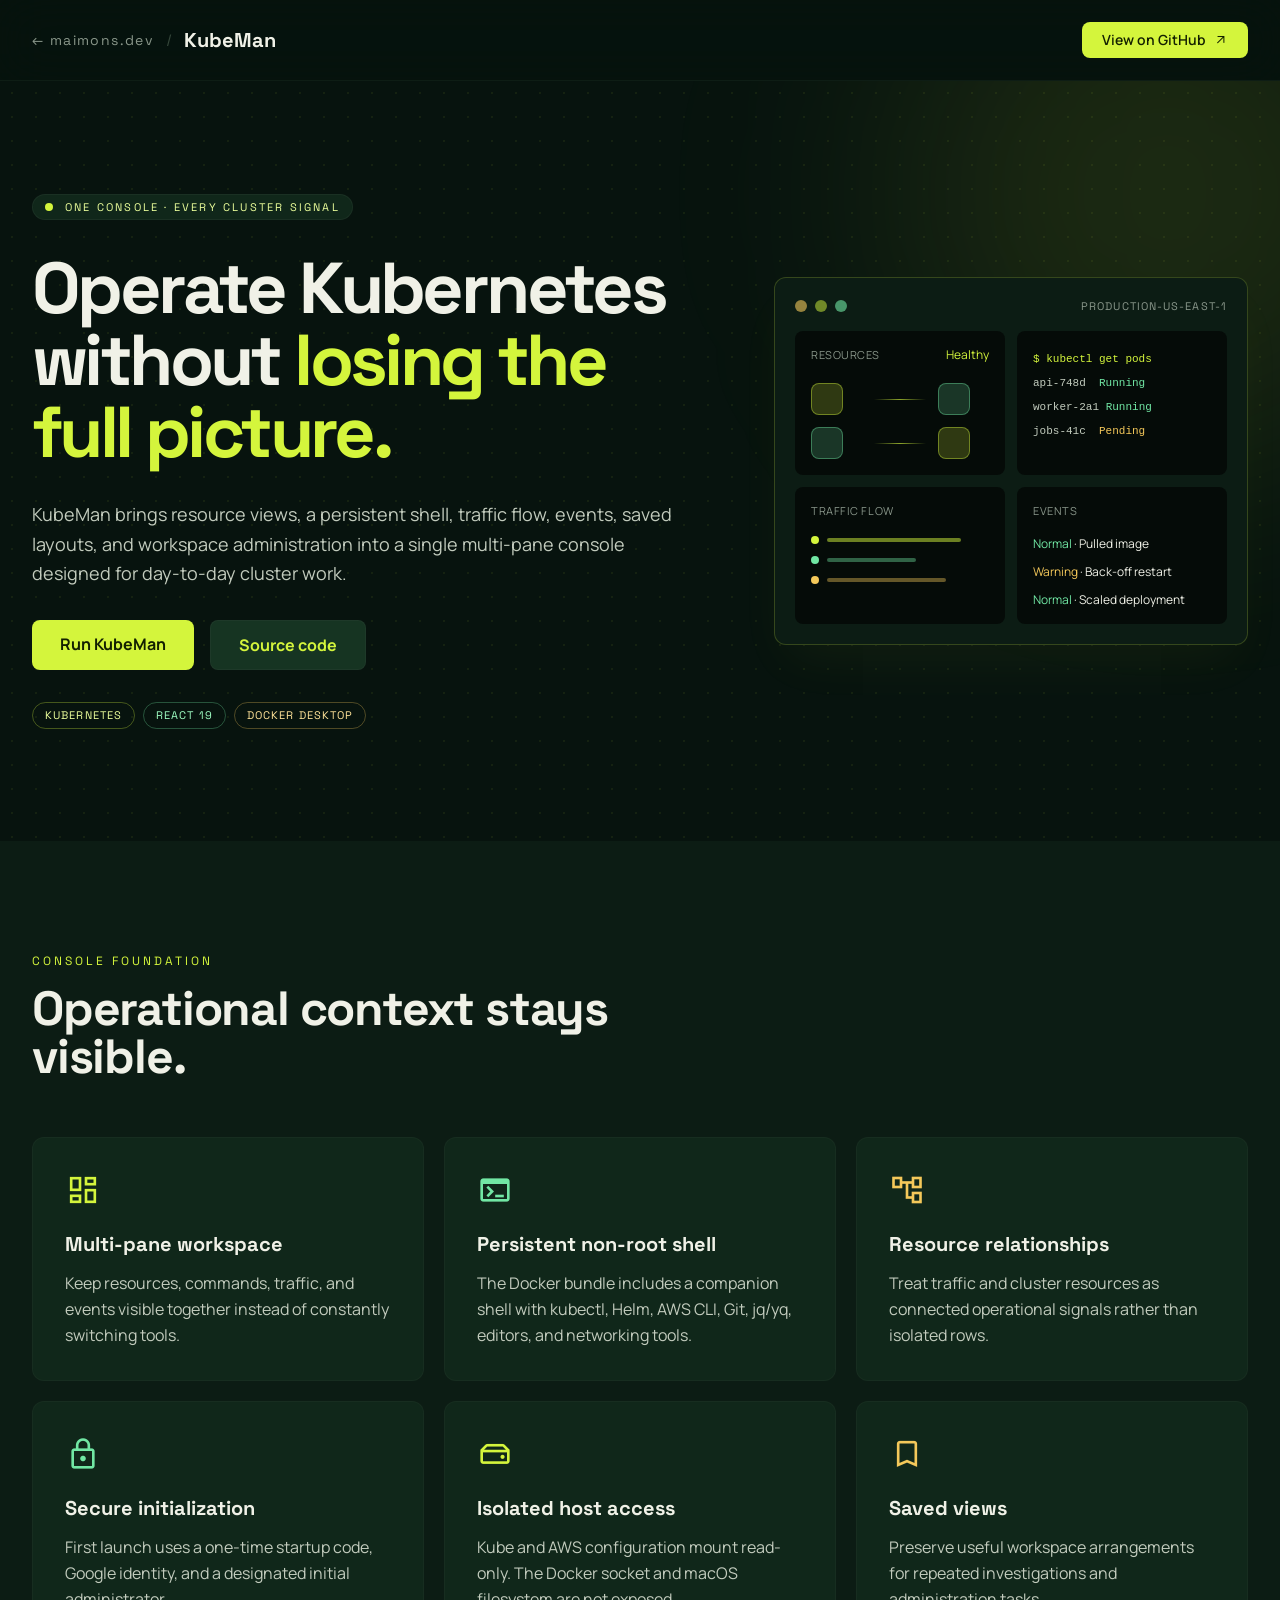
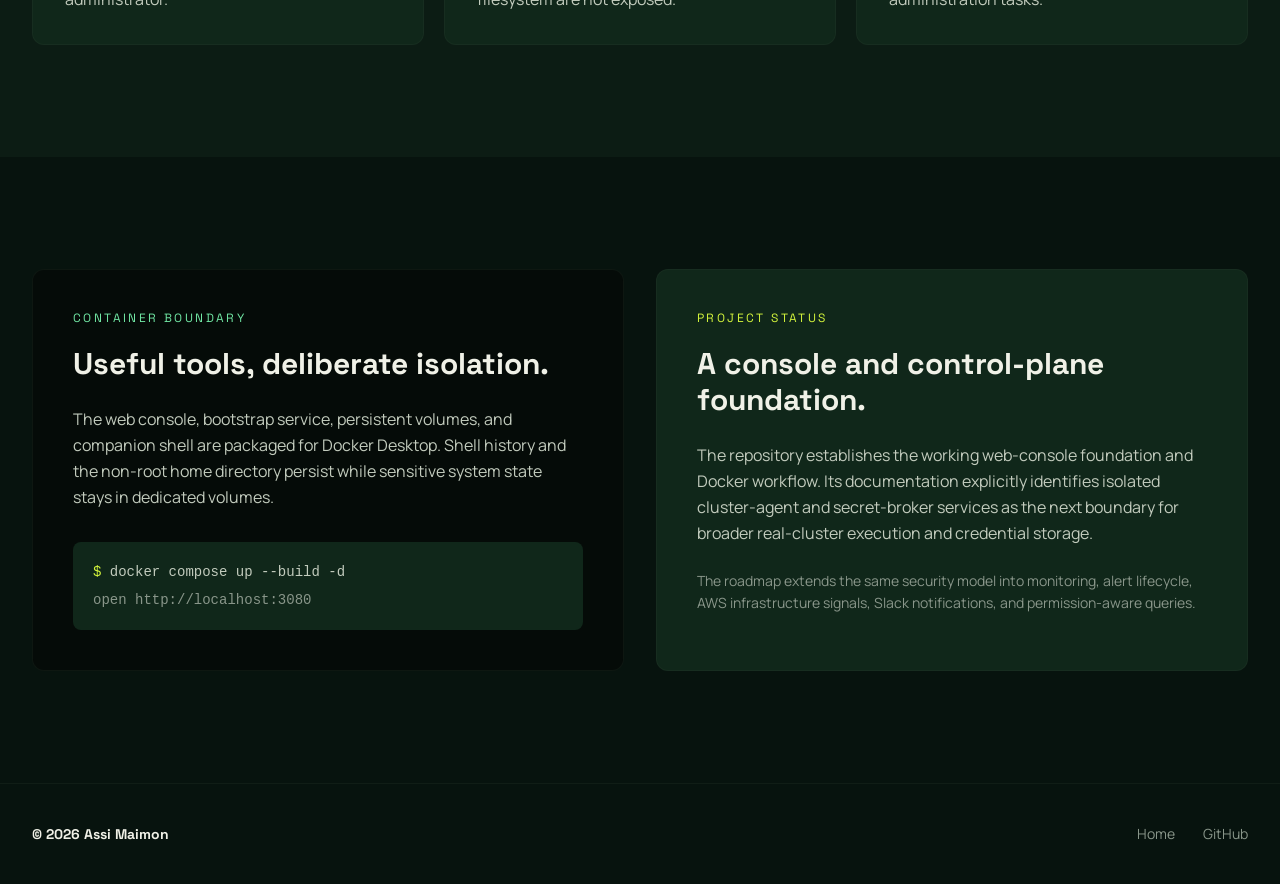
<file: kube-man.html>
<!DOCTYPE html>
<html class="dark" lang="en">
<head>
    <meta charset="utf-8" />
    <meta name="viewport" content="width=device-width, initial-scale=1.0" />
    <title>KubeMan | Kubernetes Operations Console</title>
    <meta name="description" content="KubeMan is a multi-pane Kubernetes operations console for resources, shell commands, traffic, events, saved views, and workspace administration." />
    <meta name="color-scheme" content="dark" />
    <meta name="theme-color" content="#07130e" />
    <meta property="og:type" content="website" />
    <meta property="og:site_name" content="maimons.dev" />
    <meta property="og:title" content="KubeMan | Kubernetes Operations Console" />
    <meta property="og:description" content="KubeMan is a multi-pane Kubernetes operations console for resources, shell commands, traffic, events, saved views, and workspace administration." />
    <meta property="og:url" content="https://www.maimons.dev/kube-man.html" />
    <meta property="og:image" content="https://www.maimons.dev/images/3d-logo.jpeg" />
    <meta name="twitter:card" content="summary_large_image" />
    <link rel="icon" type="image/png" sizes="32x32" href="images/favicon-32.png" />
    <link rel="apple-touch-icon" href="images/apple-touch-icon.png" />
    <link href="https://fonts.googleapis.com/css2?family=Space+Grotesk:wght@400;500;600;700&amp;family=Manrope:wght@400;500;600;700&amp;display=swap" rel="stylesheet" />
    <link href="https://fonts.googleapis.com/css2?family=Material+Symbols+Outlined:wght,FILL@100..700,0..1&amp;icon_names=account_tree,arrow_outward,bookmark,dashboard,hard_drive,lock,terminal&amp;display=block" rel="stylesheet" />
    <link rel="stylesheet" href="styles.css" />
    <style>
        :root { --c-background: 7 19 14; --c-surface: 7 19 14; --c-surface-container-lowest: 5 11 8; --c-surface-container-low: 12 28 20; --c-surface-container: 16 39 26; --c-surface-container-high: 22 52 34; --c-surface-bright: 32 74 48; --c-primary: 212 245 60; --c-primary-container: 150 196 41; --c-primary-fixed: 236 255 155; --c-on-primary-fixed: 19 32 0; --c-secondary: 113 231 164; --c-secondary-fixed: 159 255 196; --c-tertiary: 244 200 90; --c-tertiary-fixed: 255 227 153; --c-on-surface: 240 241 231; --c-on-surface-variant: 194 203 189; --c-outline: 137 150 138; --c-outline-variant: 52 70 58; --r: 0.25rem; --r-lg: 0.5rem; --r-xl: 0.75rem; --r-full: 9999px; }
        .material-symbols-outlined { font-variation-settings: 'FILL' 0, 'wght' 350, 'GRAD' 0, 'opsz' 24; }
        .signal-grid { background-image: radial-gradient(rgba(212,245,60,.13) 1px, transparent 1px); background-size: 24px 24px; }
        .node-line { background: linear-gradient(90deg, transparent, rgba(212,245,60,.65), transparent); }
        a:focus-visible { outline: 2px solid #d4f53c; outline-offset: 4px; border-radius: .25rem; }
    </style>
    <script type="speculationrules">
        {"prerender": [{"where": {"href_matches": "/*"}, "eagerness": "moderate"}]}
    </script>
</head>
<body class="bg-background text-on-surface font-body antialiased selection:bg-primary/30">
    <nav class="sticky top-0 z-50 bg-background/85 backdrop-blur-xl border-b border-outline-variant/20" aria-label="Project navigation">
        <div class="max-w-7xl mx-auto px-5 sm:px-8 h-16 sm:h-20 flex items-center justify-between gap-4">
            <div class="flex items-center gap-3 min-w-0"><a class="font-label text-xs sm:text-sm tracking-widest text-outline hover:text-primary transition-colors" href="index.html">← maimons.dev</a><span class="text-outline-variant">/</span><span aria-current="page" class="font-headline font-bold text-base sm:text-xl truncate">KubeMan</span></div>
            <a class="hidden sm:flex items-center gap-2 bg-primary px-5 py-2 rounded-lg text-on-primary-fixed font-semibold text-sm" href="https://github.com/maimon33/kube-man" target="_blank" rel="noopener noreferrer">View on GitHub <span aria-hidden="true" class="material-symbols-outlined text-sm">arrow_outward</span></a>
        </div>
    </nav>
    <main>
        <section class="relative overflow-hidden px-5 sm:px-8 py-20 sm:py-28">
            <div class="absolute inset-0 signal-grid opacity-50 pointer-events-none"></div>
            <div class="absolute w-[34rem] h-[34rem] rounded-full bg-primary/10 blur-[120px] -right-40 -top-40 pointer-events-none"></div>
            <div class="relative max-w-7xl mx-auto grid lg:grid-cols-12 gap-14 items-center">
                <div class="lg:col-span-7">
                    <div class="inline-flex items-center gap-3 px-3 py-1 rounded-full bg-surface-container border border-outline-variant/30 mb-8"><span class="w-2 h-2 rounded-full bg-primary"></span><span class="font-label text-[11px] tracking-[0.2em] text-primary-fixed uppercase">One console · every cluster signal</span></div>
                    <h1 class="font-headline text-5xl sm:text-6xl lg:text-7xl font-bold tracking-tighter leading-[0.92] mb-8">Operate Kubernetes without <span class="text-primary">losing the full picture.</span></h1>
                    <p class="max-w-2xl text-lg text-on-surface-variant leading-relaxed mb-8">KubeMan brings resource views, a persistent shell, traffic flow, events, saved layouts, and workspace administration into a single multi-pane console designed for day-to-day cluster work.</p>
                    <div class="flex flex-wrap gap-4 mb-8">
                        <a class="px-7 py-3 rounded-lg bg-primary text-on-primary-fixed font-bold" href="https://github.com/maimon33/kube-man#readme" target="_blank" rel="noopener noreferrer">Run KubeMan</a>
                        <a class="px-7 py-3 rounded-lg bg-surface-container-high border border-outline-variant/30 text-primary font-bold" href="https://github.com/maimon33/kube-man" target="_blank" rel="noopener noreferrer">Source code</a>
                    </div>
                    <div class="flex flex-wrap gap-2 font-label text-[11px] uppercase tracking-widest"><span class="px-3 py-1 rounded-full border border-primary/30 text-primary-fixed">Kubernetes</span><span class="px-3 py-1 rounded-full border border-secondary/30 text-secondary-fixed">React 19</span><span class="px-3 py-1 rounded-full border border-tertiary/30 text-tertiary-fixed">Docker Desktop</span></div>
                </div>
                <div class="lg:col-span-5 bg-surface-container-low rounded-xl border border-primary/20 p-4 sm:p-5 shadow-2xl shadow-primary/5">
                    <div class="flex items-center justify-between mb-4"><div class="flex gap-2"><span class="w-3 h-3 rounded-full bg-tertiary/60"></span><span class="w-3 h-3 rounded-full bg-primary/50"></span><span class="w-3 h-3 rounded-full bg-secondary/60"></span></div><span class="font-label text-[11px] uppercase tracking-widest text-outline">production-us-east-1</span></div>
                    <div class="grid grid-cols-2 gap-3">
                        <div class="rounded-lg bg-surface-container-lowest p-4 min-h-36"><div class="flex items-center justify-between mb-5"><span class="text-[11px] uppercase tracking-wider text-outline">Resources</span><span class="text-primary text-xs">Healthy</span></div><div class="grid grid-cols-3 gap-3 items-center"><span class="w-8 h-8 rounded-lg bg-primary/20 border border-primary/40"></span><span class="h-px node-line"></span><span class="w-8 h-8 rounded-lg bg-secondary/20 border border-secondary/40"></span><span class="w-8 h-8 rounded-lg bg-secondary/20 border border-secondary/40"></span><span class="h-px node-line"></span><span class="w-8 h-8 rounded-lg bg-primary/20 border border-primary/40"></span></div></div>
                        <div class="rounded-lg bg-surface-container-lowest p-4 min-h-36 font-mono text-[11px] leading-6 text-on-surface-variant"><p class="text-primary">$ kubectl get pods</p><p>api-748d&nbsp;&nbsp;<span class="text-secondary">Running</span></p><p>worker-2a1&nbsp;<span class="text-secondary">Running</span></p><p>jobs-41c&nbsp;&nbsp;<span class="text-tertiary">Pending</span></p></div>
                        <div class="rounded-lg bg-surface-container-lowest p-4 min-h-32"><p class="text-[11px] uppercase tracking-wider text-outline mb-4">Traffic flow</p><div class="space-y-3"><div class="flex items-center gap-2"><span class="w-2 h-2 rounded-full bg-primary"></span><span class="h-1 bg-primary/50 rounded w-3/4"></span></div><div class="flex items-center gap-2"><span class="w-2 h-2 rounded-full bg-secondary"></span><span class="h-1 bg-secondary/40 rounded w-1/2"></span></div><div class="flex items-center gap-2"><span class="w-2 h-2 rounded-full bg-tertiary"></span><span class="h-1 bg-tertiary/40 rounded w-2/3"></span></div></div></div>
                        <div class="rounded-lg bg-surface-container-lowest p-4 min-h-32"><p class="text-[11px] uppercase tracking-wider text-outline mb-4">Events</p><div class="space-y-3 text-xs"><p><span class="text-secondary">Normal</span> · Pulled image</p><p><span class="text-tertiary">Warning</span> · Back-off restart</p><p><span class="text-secondary">Normal</span> · Scaled deployment</p></div></div>
                    </div>
                </div>
            </div>
        </section>

        <section class="bg-surface-container-low py-20 sm:py-28 px-5 sm:px-8">
            <div class="max-w-7xl mx-auto">
                <div class="max-w-2xl mb-14"><p class="font-label text-xs text-primary uppercase tracking-[0.25em] mb-4">Console foundation</p><h2 class="font-headline text-4xl sm:text-5xl font-bold tracking-tight">Operational context stays visible.</h2></div>
                <div class="grid md:grid-cols-2 lg:grid-cols-3 gap-5">
                    <article class="bg-surface-container rounded-xl p-8 border border-outline-variant/20"><span aria-hidden="true" class="material-symbols-outlined text-4xl text-primary mb-5">dashboard</span><h3 class="font-headline text-xl font-bold mb-3">Multi-pane workspace</h3><p class="text-on-surface-variant leading-relaxed">Keep resources, commands, traffic, and events visible together instead of constantly switching tools.</p></article>
                    <article class="bg-surface-container rounded-xl p-8 border border-outline-variant/20"><span aria-hidden="true" class="material-symbols-outlined text-4xl text-secondary mb-5">terminal</span><h3 class="font-headline text-xl font-bold mb-3">Persistent non-root shell</h3><p class="text-on-surface-variant leading-relaxed">The Docker bundle includes a companion shell with kubectl, Helm, AWS CLI, Git, jq/yq, editors, and networking tools.</p></article>
                    <article class="bg-surface-container rounded-xl p-8 border border-outline-variant/20"><span aria-hidden="true" class="material-symbols-outlined text-4xl text-tertiary mb-5">account_tree</span><h3 class="font-headline text-xl font-bold mb-3">Resource relationships</h3><p class="text-on-surface-variant leading-relaxed">Treat traffic and cluster resources as connected operational signals rather than isolated rows.</p></article>
                    <article class="bg-surface-container rounded-xl p-8 border border-outline-variant/20"><span aria-hidden="true" class="material-symbols-outlined text-4xl text-secondary mb-5">lock</span><h3 class="font-headline text-xl font-bold mb-3">Secure initialization</h3><p class="text-on-surface-variant leading-relaxed">First launch uses a one-time startup code, Google identity, and a designated initial administrator.</p></article>
                    <article class="bg-surface-container rounded-xl p-8 border border-outline-variant/20"><span aria-hidden="true" class="material-symbols-outlined text-4xl text-primary mb-5">hard_drive</span><h3 class="font-headline text-xl font-bold mb-3">Isolated host access</h3><p class="text-on-surface-variant leading-relaxed">Kube and AWS configuration mount read-only. The Docker socket and macOS filesystem are not exposed.</p></article>
                    <article class="bg-surface-container rounded-xl p-8 border border-outline-variant/20"><span aria-hidden="true" class="material-symbols-outlined text-4xl text-tertiary mb-5">bookmark</span><h3 class="font-headline text-xl font-bold mb-3">Saved views</h3><p class="text-on-surface-variant leading-relaxed">Preserve useful workspace arrangements for repeated investigations and administration tasks.</p></article>
                </div>
            </div>
        </section>

        <section class="py-20 sm:py-28 px-5 sm:px-8">
            <div class="max-w-7xl mx-auto grid lg:grid-cols-2 gap-8">
                <div class="rounded-xl bg-surface-container-lowest border border-outline-variant/20 p-8 sm:p-10"><p class="font-label text-xs uppercase tracking-[0.2em] text-secondary mb-5">Container boundary</p><h2 class="font-headline text-3xl font-bold mb-6">Useful tools, deliberate isolation.</h2><p class="text-on-surface-variant leading-relaxed mb-8">The web console, bootstrap service, persistent volumes, and companion shell are packaged for Docker Desktop. Shell history and the non-root home directory persist while sensitive system state stays in dedicated volumes.</p><div class="rounded-lg bg-surface-container p-5 font-mono text-sm text-on-surface-variant"><p><span class="text-primary">$</span> docker compose up --build -d</p><p class="mt-2 text-outline">open http://localhost:3080</p></div></div>
                <div class="rounded-xl bg-surface-container border border-outline-variant/20 p-8 sm:p-10"><p class="font-label text-xs uppercase tracking-[0.2em] text-primary mb-5">Project status</p><h2 class="font-headline text-3xl font-bold mb-6">A console and control-plane foundation.</h2><p class="text-on-surface-variant leading-relaxed mb-6">The repository establishes the working web-console foundation and Docker workflow. Its documentation explicitly identifies isolated cluster-agent and secret-broker services as the next boundary for broader real-cluster execution and credential storage.</p><p class="text-sm text-outline leading-relaxed">The roadmap extends the same security model into monitoring, alert lifecycle, AWS infrastructure signals, Slack notifications, and permission-aware queries.</p></div>
            </div>
        </section>
    </main>
    <footer class="border-t border-outline-variant/20">
        <div class="max-w-7xl mx-auto px-5 sm:px-8 py-10 flex flex-col sm:flex-row gap-5 justify-between text-sm"><span class="font-headline font-bold">© 2026 Assi Maimon</span><div class="flex gap-7 text-outline"><a class="hover:text-primary" href="index.html">Home</a><a class="hover:text-primary" href="https://github.com/maimon33/kube-man" target="_blank" rel="noopener noreferrer">GitHub</a></div></div>
    </footer>
</body>
</html>
</file>
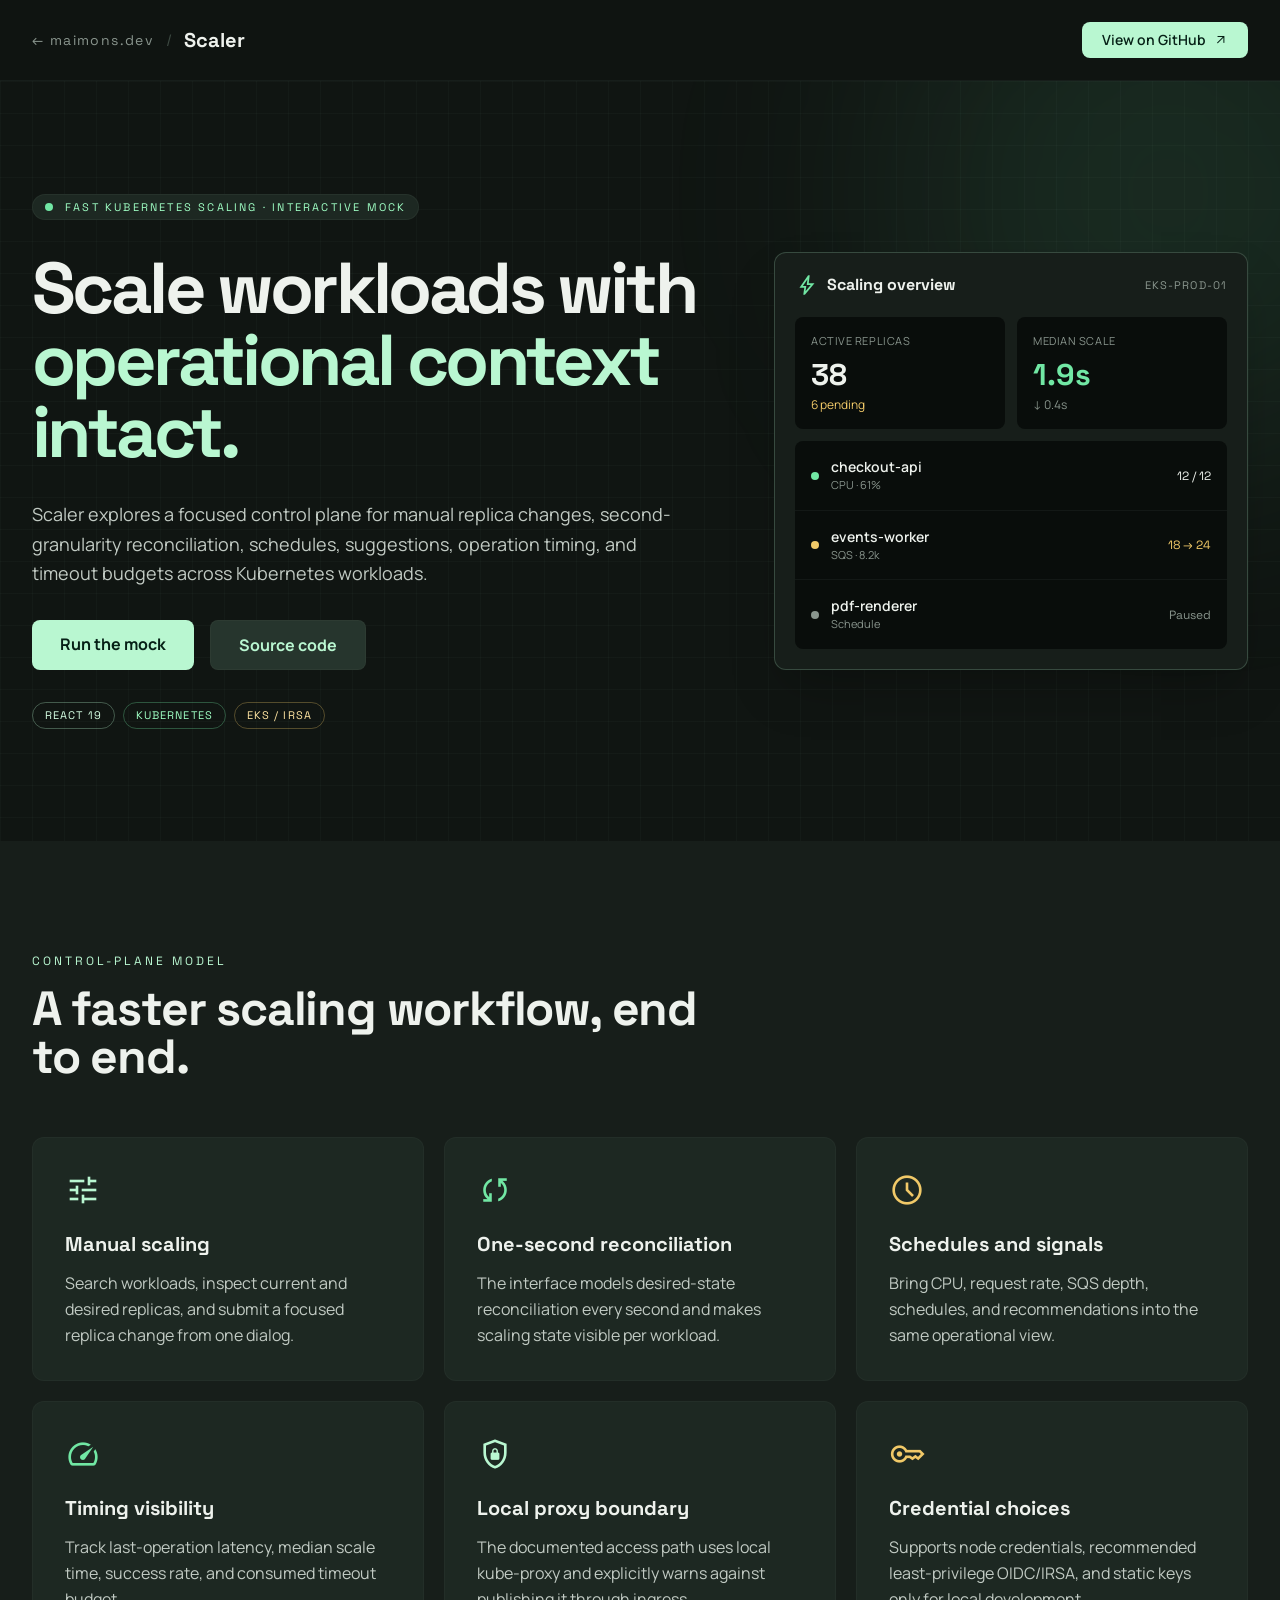
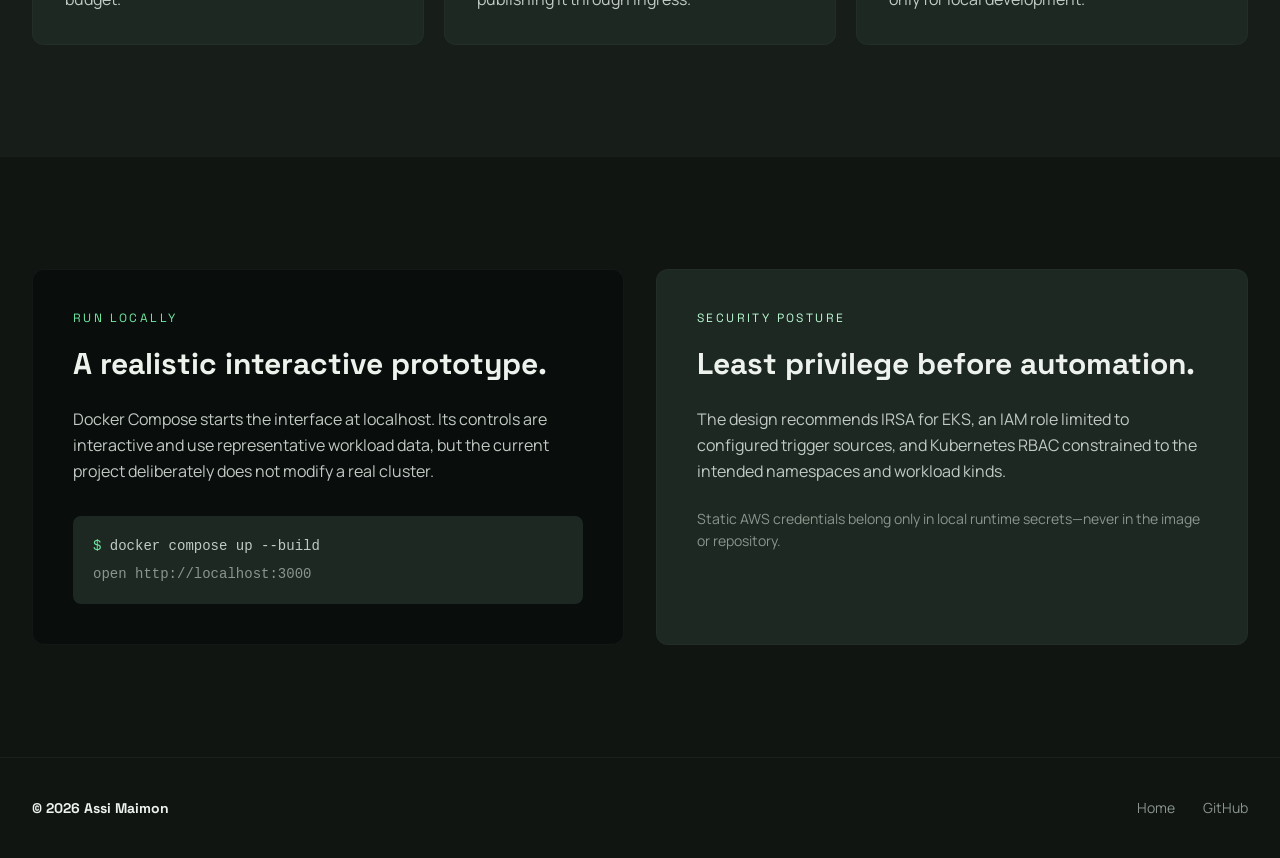
<file: scaler.html>
<!DOCTYPE html>
<html class="dark" lang="en">
<head>
    <meta charset="utf-8" />
    <meta name="viewport" content="width=device-width, initial-scale=1.0" />
    <title>Scaler | Kubernetes Scaling Control Plane</title>
    <meta name="description" content="Scaler is an interactive Kubernetes scaling control-plane mock for fast replica changes, schedules, suggestions, timing, and timeout accounting." />
    <meta name="color-scheme" content="dark" />
    <meta name="theme-color" content="#101512" />
    <meta property="og:type" content="website" />
    <meta property="og:site_name" content="maimons.dev" />
    <meta property="og:title" content="Scaler | Kubernetes Scaling Control Plane" />
    <meta property="og:description" content="Scaler is an interactive Kubernetes scaling control-plane mock for fast replica changes, schedules, suggestions, timing, and timeout accounting." />
    <meta property="og:url" content="https://www.maimons.dev/scaler.html" />
    <meta property="og:image" content="https://www.maimons.dev/images/3d-logo.jpeg" />
    <meta name="twitter:card" content="summary_large_image" />
    <link rel="icon" type="image/png" sizes="32x32" href="images/favicon-32.png" />
    <link rel="apple-touch-icon" href="images/apple-touch-icon.png" />
    <link href="https://fonts.googleapis.com/css2?family=Space+Grotesk:wght@400;500;600;700&amp;family=Manrope:wght@400;500;600;700&amp;display=swap" rel="stylesheet" />
    <link href="https://fonts.googleapis.com/css2?family=Material+Symbols+Outlined:wght,FILL@100..700,0..1&amp;icon_names=arrow_outward,bolt,key,schedule,shield_lock,speed,sync,tune&amp;display=block" rel="stylesheet" />
    <link rel="stylesheet" href="styles.css" />
    <style>
        :root { --c-background: 16 21 18; --c-surface: 16 21 18; --c-surface-container-lowest: 9 13 11; --c-surface-container-low: 23 30 26; --c-surface-container: 29 40 34; --c-surface-container-high: 38 53 45; --c-surface-bright: 51 72 60; --c-primary: 185 247 209; --c-primary-container: 63 139 101; --c-primary-fixed: 213 255 228; --c-on-primary-fixed: 6 32 22; --c-secondary: 113 231 164; --c-secondary-fixed: 159 255 196; --c-tertiary: 241 201 104; --c-tertiary-fixed: 255 229 162; --c-on-surface: 238 242 237; --c-on-surface-variant: 193 202 195; --c-outline: 137 149 141; --c-outline-variant: 60 73 65; --r: 0.25rem; --r-lg: 0.5rem; --r-xl: 0.75rem; --r-full: 9999px; }
        .material-symbols-outlined { font-variation-settings: 'FILL' 0, 'wght' 350, 'GRAD' 0, 'opsz' 24; }
        .scale-grid { background-image: linear-gradient(rgba(185,247,209,.04) 1px, transparent 1px), linear-gradient(90deg, rgba(185,247,209,.04) 1px, transparent 1px); background-size: 32px 32px; }
        a:focus-visible { outline: 2px solid #b9f7d1; outline-offset: 4px; border-radius: .25rem; }
    </style>
    <script type="speculationrules">
        {"prerender": [{"where": {"href_matches": "/*"}, "eagerness": "moderate"}]}
    </script>
</head>
<body class="bg-background text-on-surface font-body antialiased selection:bg-primary/30">
    <nav class="sticky top-0 z-50 bg-background/85 backdrop-blur-xl border-b border-outline-variant/20" aria-label="Project navigation">
        <div class="max-w-7xl mx-auto px-5 sm:px-8 h-16 sm:h-20 flex items-center justify-between gap-4">
            <div class="flex items-center gap-3 min-w-0"><a class="font-label text-xs sm:text-sm tracking-widest text-outline hover:text-primary transition-colors" href="index.html">← maimons.dev</a><span class="text-outline-variant">/</span><span aria-current="page" class="font-headline font-bold text-base sm:text-xl truncate">Scaler</span></div>
            <a class="hidden sm:flex items-center gap-2 bg-primary px-5 py-2 rounded-lg text-on-primary-fixed font-semibold text-sm" href="https://github.com/maimon33/scaler" target="_blank" rel="noopener noreferrer">View on GitHub <span aria-hidden="true" class="material-symbols-outlined text-sm">arrow_outward</span></a>
        </div>
    </nav>
    <main>
        <section class="relative overflow-hidden px-5 sm:px-8 py-20 sm:py-28">
            <div class="absolute inset-0 scale-grid opacity-70 pointer-events-none"></div>
            <div class="absolute w-[34rem] h-[34rem] rounded-full bg-secondary/10 blur-[120px] -right-40 -top-40 pointer-events-none"></div>
            <div class="relative max-w-7xl mx-auto grid lg:grid-cols-12 gap-14 items-center">
                <div class="lg:col-span-7">
                    <div class="inline-flex items-center gap-3 px-3 py-1 rounded-full bg-surface-container border border-outline-variant/30 mb-8"><span class="w-2 h-2 rounded-full bg-secondary"></span><span class="font-label text-[11px] tracking-[0.2em] text-secondary-fixed uppercase">Fast Kubernetes scaling · interactive mock</span></div>
                    <h1 class="font-headline text-5xl sm:text-6xl lg:text-7xl font-bold tracking-tighter leading-[0.92] mb-8">Scale workloads with <span class="text-primary">operational context intact.</span></h1>
                    <p class="max-w-2xl text-lg text-on-surface-variant leading-relaxed mb-8">Scaler explores a focused control plane for manual replica changes, second-granularity reconciliation, schedules, suggestions, operation timing, and timeout budgets across Kubernetes workloads.</p>
                    <div class="flex flex-wrap gap-4 mb-8"><a class="px-7 py-3 rounded-lg bg-primary text-on-primary-fixed font-bold" href="/scaler/">Run the mock</a><a class="px-7 py-3 rounded-lg bg-surface-container-high border border-outline-variant/30 text-primary font-bold" href="https://github.com/maimon33/scaler" target="_blank" rel="noopener noreferrer">Source code</a></div>
                    <div class="flex flex-wrap gap-2 font-label text-[11px] uppercase tracking-widest"><span class="px-3 py-1 rounded-full border border-primary/30 text-primary-fixed">React 19</span><span class="px-3 py-1 rounded-full border border-secondary/30 text-secondary-fixed">Kubernetes</span><span class="px-3 py-1 rounded-full border border-tertiary/30 text-tertiary-fixed">EKS / IRSA</span></div>
                </div>
                <div class="lg:col-span-5 bg-surface-container-low rounded-xl border border-primary/20 p-5 shadow-2xl">
                    <div class="flex items-center justify-between mb-5"><div class="flex items-center gap-2"><span aria-hidden="true" class="material-symbols-outlined text-secondary">bolt</span><span class="font-headline font-bold">Scaling overview</span></div><span class="font-label text-[11px] uppercase tracking-widest text-outline">eks-prod-01</span></div>
                    <div class="grid grid-cols-2 gap-3 mb-3">
                        <div class="rounded-lg bg-surface-container-lowest p-4"><p class="text-[11px] uppercase tracking-wider text-outline mb-2">Active replicas</p><p class="font-headline text-3xl font-bold">38</p><p class="text-xs text-tertiary mt-1">6 pending</p></div>
                        <div class="rounded-lg bg-surface-container-lowest p-4"><p class="text-[11px] uppercase tracking-wider text-outline mb-2">Median scale</p><p class="font-headline text-3xl font-bold text-secondary">1.9s</p><p class="text-xs text-outline mt-1">↓ 0.4s</p></div>
                    </div>
                    <div class="rounded-lg bg-surface-container-lowest divide-y divide-outline-variant/20">
                        <div class="p-4 flex items-center gap-3"><span class="w-2 h-2 rounded-full bg-secondary"></span><div><p class="text-sm font-semibold">checkout-api</p><p class="text-[11px] text-outline">CPU · 61%</p></div><span class="ml-auto font-label text-xs">12 / 12</span></div>
                        <div class="p-4 flex items-center gap-3"><span class="w-2 h-2 rounded-full bg-tertiary"></span><div><p class="text-sm font-semibold">events-worker</p><p class="text-[11px] text-outline">SQS · 8.2k</p></div><span class="ml-auto font-label text-xs text-tertiary">18 → 24</span></div>
                        <div class="p-4 flex items-center gap-3"><span class="w-2 h-2 rounded-full bg-outline"></span><div><p class="text-sm font-semibold">pdf-renderer</p><p class="text-[11px] text-outline">Schedule</p></div><span class="ml-auto font-label text-xs text-outline">Paused</span></div>
                    </div>
                </div>
            </div>
        </section>

        <section class="bg-surface-container-low py-20 sm:py-28 px-5 sm:px-8">
            <div class="max-w-7xl mx-auto"><div class="max-w-2xl mb-14"><p class="font-label text-xs text-primary uppercase tracking-[0.25em] mb-4">Control-plane model</p><h2 class="font-headline text-4xl sm:text-5xl font-bold tracking-tight">A faster scaling workflow, end to end.</h2></div>
                <div class="grid md:grid-cols-2 lg:grid-cols-3 gap-5">
                    <article class="bg-surface-container rounded-xl p-8 border border-outline-variant/20"><span aria-hidden="true" class="material-symbols-outlined text-4xl text-primary mb-5">tune</span><h3 class="font-headline text-xl font-bold mb-3">Manual scaling</h3><p class="text-on-surface-variant leading-relaxed">Search workloads, inspect current and desired replicas, and submit a focused replica change from one dialog.</p></article>
                    <article class="bg-surface-container rounded-xl p-8 border border-outline-variant/20"><span aria-hidden="true" class="material-symbols-outlined text-4xl text-secondary mb-5">sync</span><h3 class="font-headline text-xl font-bold mb-3">One-second reconciliation</h3><p class="text-on-surface-variant leading-relaxed">The interface models desired-state reconciliation every second and makes scaling state visible per workload.</p></article>
                    <article class="bg-surface-container rounded-xl p-8 border border-outline-variant/20"><span aria-hidden="true" class="material-symbols-outlined text-4xl text-tertiary mb-5">schedule</span><h3 class="font-headline text-xl font-bold mb-3">Schedules and signals</h3><p class="text-on-surface-variant leading-relaxed">Bring CPU, request rate, SQS depth, schedules, and recommendations into the same operational view.</p></article>
                    <article class="bg-surface-container rounded-xl p-8 border border-outline-variant/20"><span aria-hidden="true" class="material-symbols-outlined text-4xl text-secondary mb-5">speed</span><h3 class="font-headline text-xl font-bold mb-3">Timing visibility</h3><p class="text-on-surface-variant leading-relaxed">Track last-operation latency, median scale time, success rate, and consumed timeout budget.</p></article>
                    <article class="bg-surface-container rounded-xl p-8 border border-outline-variant/20"><span aria-hidden="true" class="material-symbols-outlined text-4xl text-primary mb-5">shield_lock</span><h3 class="font-headline text-xl font-bold mb-3">Local proxy boundary</h3><p class="text-on-surface-variant leading-relaxed">The documented access path uses local kube-proxy and explicitly warns against publishing it through ingress.</p></article>
                    <article class="bg-surface-container rounded-xl p-8 border border-outline-variant/20"><span aria-hidden="true" class="material-symbols-outlined text-4xl text-tertiary mb-5">key</span><h3 class="font-headline text-xl font-bold mb-3">Credential choices</h3><p class="text-on-surface-variant leading-relaxed">Supports node credentials, recommended least-privilege OIDC/IRSA, and static keys only for local development.</p></article>
                </div>
            </div>
        </section>

        <section class="py-20 sm:py-28 px-5 sm:px-8"><div class="max-w-7xl mx-auto grid lg:grid-cols-2 gap-8">
            <div class="rounded-xl bg-surface-container-lowest border border-outline-variant/20 p-8 sm:p-10"><p class="font-label text-xs uppercase tracking-[0.2em] text-secondary mb-5">Run locally</p><h2 class="font-headline text-3xl font-bold mb-6">A realistic interactive prototype.</h2><p class="text-on-surface-variant leading-relaxed mb-8">Docker Compose starts the interface at localhost. Its controls are interactive and use representative workload data, but the current project deliberately does not modify a real cluster.</p><div class="rounded-lg bg-surface-container p-5 font-mono text-sm text-on-surface-variant"><p><span class="text-secondary">$</span> docker compose up --build</p><p class="mt-2 text-outline">open http://localhost:3000</p></div></div>
            <div class="rounded-xl bg-surface-container border border-outline-variant/20 p-8 sm:p-10"><p class="font-label text-xs uppercase tracking-[0.2em] text-primary mb-5">Security posture</p><h2 class="font-headline text-3xl font-bold mb-6">Least privilege before automation.</h2><p class="text-on-surface-variant leading-relaxed mb-6">The design recommends IRSA for EKS, an IAM role limited to configured trigger sources, and Kubernetes RBAC constrained to the intended namespaces and workload kinds.</p><p class="text-sm text-outline leading-relaxed">Static AWS credentials belong only in local runtime secrets—never in the image or repository.</p></div>
        </div></section>
    </main>
    <footer class="border-t border-outline-variant/20"><div class="max-w-7xl mx-auto px-5 sm:px-8 py-10 flex flex-col sm:flex-row gap-5 justify-between text-sm"><span class="font-headline font-bold">© 2026 Assi Maimon</span><div class="flex gap-7 text-outline"><a class="hover:text-primary" href="index.html">Home</a><a class="hover:text-primary" href="https://github.com/maimon33/scaler" target="_blank" rel="noopener noreferrer">GitHub</a></div></div></footer>
</body>
</html>
</file>
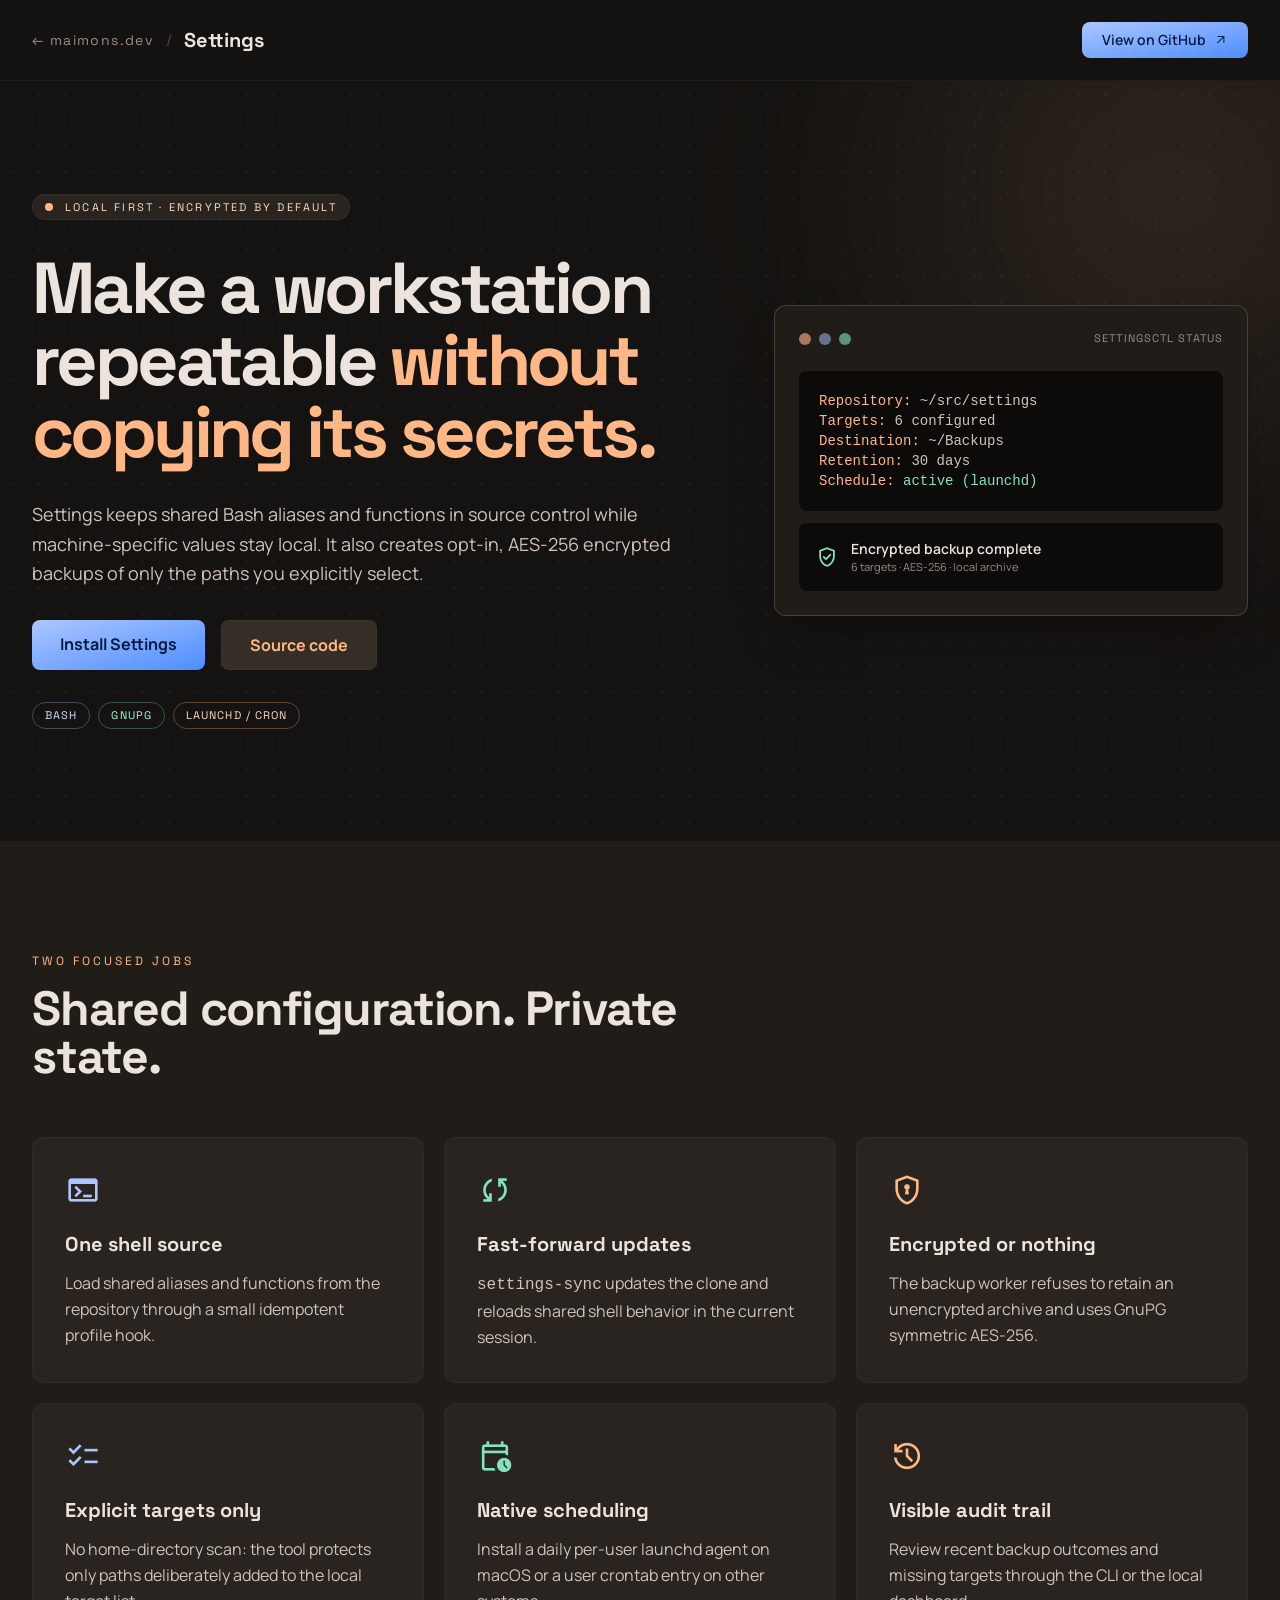
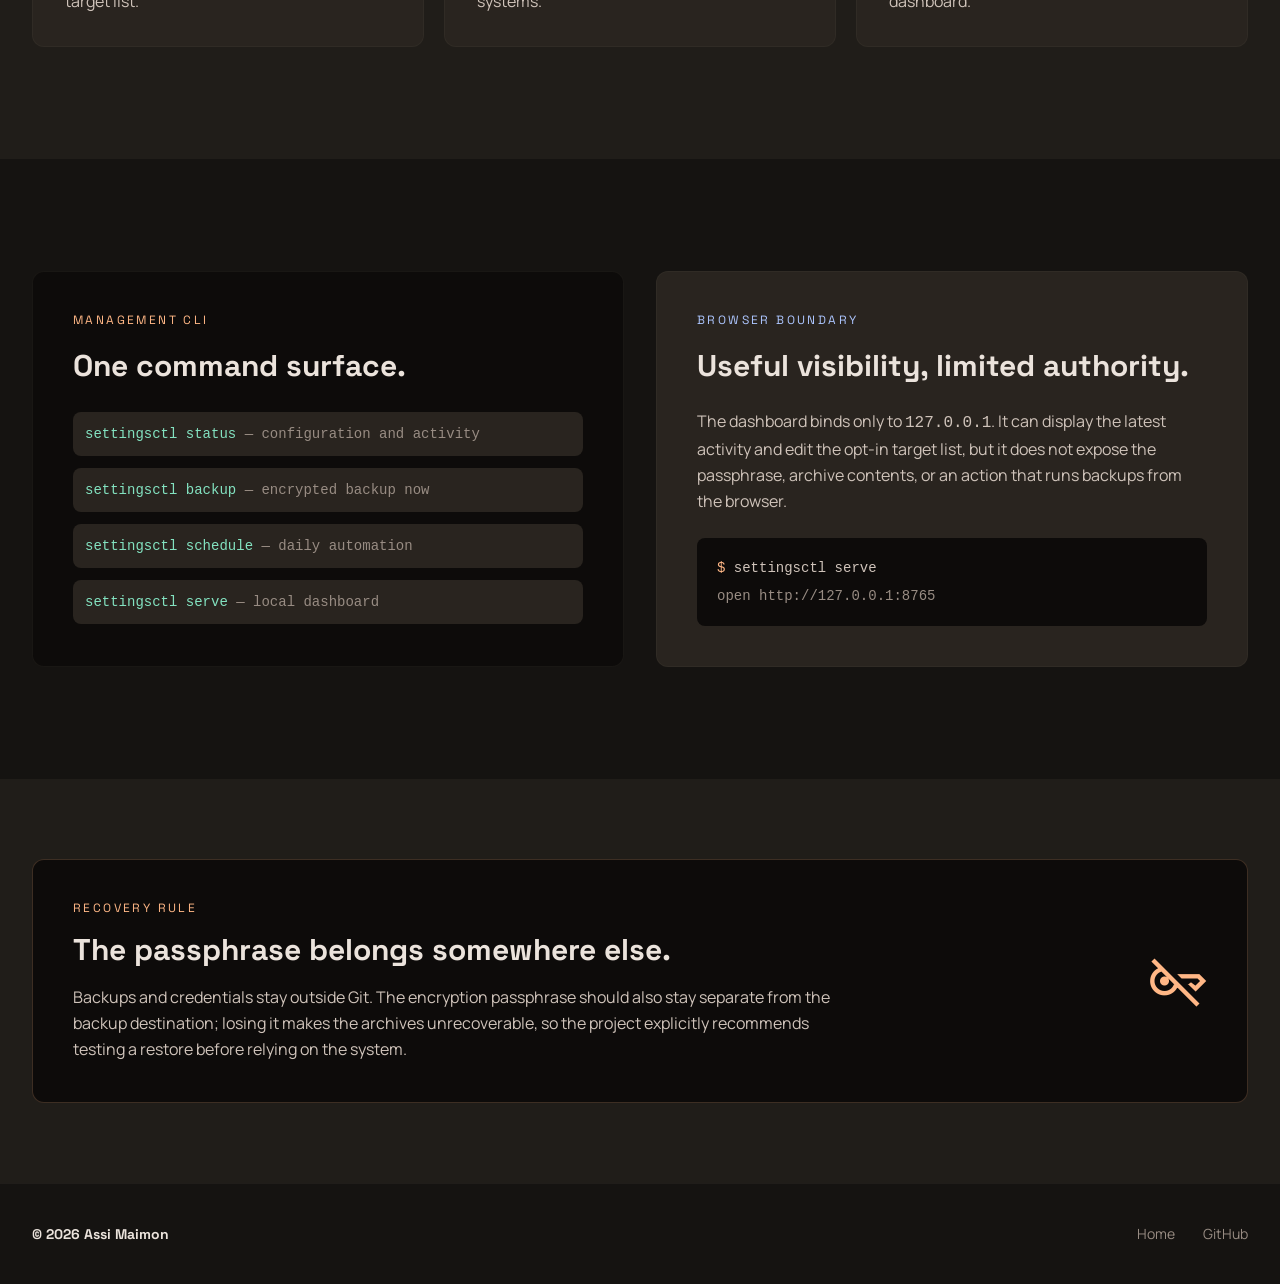
<file: settings.html>
<!DOCTYPE html>
<html class="dark" lang="en">
<head>
    <meta charset="utf-8" />
    <meta name="viewport" content="width=device-width, initial-scale=1.0" />
    <title>Settings | Repeatable Workstation Configuration</title>
    <meta name="description" content="Settings keeps shell configuration repeatable and creates opt-in encrypted backups with scheduling, audit logs, and a local-only dashboard." />
    <meta name="color-scheme" content="dark" />
    <meta name="theme-color" content="#151311" />
    <meta property="og:type" content="website" />
    <meta property="og:site_name" content="maimons.dev" />
    <meta property="og:title" content="Settings | Repeatable Workstation Configuration" />
    <meta property="og:description" content="Settings keeps shell configuration repeatable and creates opt-in encrypted backups with scheduling, audit logs, and a local-only dashboard." />
    <meta property="og:url" content="https://www.maimons.dev/settings.html" />
    <meta property="og:image" content="https://www.maimons.dev/images/3d-logo.jpeg" />
    <meta name="twitter:card" content="summary_large_image" />
    <link rel="icon" type="image/png" sizes="32x32" href="images/favicon-32.png" />
    <link rel="apple-touch-icon" href="images/apple-touch-icon.png" />
    <link href="https://fonts.googleapis.com/css2?family=Space+Grotesk:wght@400;500;600;700&amp;family=Manrope:wght@400;500;600;700&amp;display=swap" rel="stylesheet" />
    <link href="https://fonts.googleapis.com/css2?family=Material+Symbols+Outlined:wght,FILL@100..700,0..1&amp;icon_names=arrow_outward,calendar_clock,checklist,encrypted,history,key_off,sync,terminal,verified_user&amp;display=block" rel="stylesheet" />
    <link rel="stylesheet" href="styles.css" />
    <style>
        :root { --c-background: 21 19 17; --c-surface: 21 19 17; --c-surface-container-lowest: 13 11 10; --c-surface-container-low: 32 29 25; --c-surface-container: 41 36 31; --c-surface-container-high: 52 46 39; --c-surface-bright: 70 61 51; --c-primary: 173 198 255; --c-primary-container: 77 142 255; --c-primary-fixed: 216 226 255; --c-on-primary-fixed: 0 26 66; --c-secondary: 131 226 192; --c-secondary-fixed: 164 253 217; --c-tertiary: 255 183 134; --c-tertiary-fixed: 255 220 198; --c-on-surface: 235 227 220; --c-on-surface-variant: 207 195 186; --c-outline: 152 140 131; --c-outline-variant: 78 69 62; --r: 0.25rem; --r-lg: 0.5rem; --r-xl: 0.75rem; --r-full: 9999px; }
        .material-symbols-outlined { font-variation-settings: 'FILL' 0, 'wght' 350, 'GRAD' 0, 'opsz' 24; }
        .settings-grid { background-image: radial-gradient(rgba(255,183,134,.11) 1px, transparent 1px); background-size: 26px 26px; }
        a:focus-visible { outline: 2px solid #ffb786; outline-offset: 4px; border-radius: .25rem; }
    </style>
    <script type="speculationrules">
        {"prerender": [{"where": {"href_matches": "/*"}, "eagerness": "moderate"}]}
    </script>
</head>
<body class="bg-background text-on-surface font-body antialiased selection:bg-tertiary/30">
    <nav class="sticky top-0 z-50 bg-background/85 backdrop-blur-xl border-b border-outline-variant/20" aria-label="Project navigation">
        <div class="max-w-7xl mx-auto px-5 sm:px-8 h-16 sm:h-20 flex items-center justify-between gap-4"><div class="flex items-center gap-3 min-w-0"><a class="font-label text-xs sm:text-sm tracking-widest text-outline hover:text-tertiary transition-colors" href="index.html">← maimons.dev</a><span class="text-outline-variant">/</span><span aria-current="page" class="font-headline font-bold text-base sm:text-xl truncate">Settings</span></div><a class="hidden sm:flex items-center gap-2 bg-gradient-to-br from-primary to-primary-container px-5 py-2 rounded-lg text-on-primary-fixed font-semibold text-sm" href="https://github.com/maimon33/settings" target="_blank" rel="noopener noreferrer">View on GitHub <span aria-hidden="true" class="material-symbols-outlined text-sm">arrow_outward</span></a></div>
    </nav>
    <main>
        <section class="relative overflow-hidden px-5 sm:px-8 py-20 sm:py-28">
            <div class="absolute inset-0 settings-grid opacity-60 pointer-events-none"></div><div class="absolute w-[30rem] h-[30rem] rounded-full bg-tertiary/10 blur-[120px] -right-32 -top-32 pointer-events-none"></div>
            <div class="relative max-w-7xl mx-auto grid lg:grid-cols-12 gap-14 items-center">
                <div class="lg:col-span-7">
                    <div class="inline-flex items-center gap-3 px-3 py-1 rounded-full bg-surface-container border border-outline-variant/30 mb-8"><span class="w-2 h-2 rounded-full bg-tertiary"></span><span class="font-label text-[11px] tracking-[0.2em] text-tertiary-fixed uppercase">Local first · encrypted by default</span></div>
                    <h1 class="font-headline text-5xl sm:text-6xl lg:text-7xl font-bold tracking-tighter leading-[0.92] mb-8">Make a workstation repeatable <span class="text-tertiary">without copying its secrets.</span></h1>
                    <p class="max-w-2xl text-lg text-on-surface-variant leading-relaxed mb-8">Settings keeps shared Bash aliases and functions in source control while machine-specific values stay local. It also creates opt-in, AES-256 encrypted backups of only the paths you explicitly select.</p>
                    <div class="flex flex-wrap gap-4 mb-8"><a class="px-7 py-3 rounded-lg bg-gradient-to-br from-primary to-primary-container text-on-primary-fixed font-bold" href="https://github.com/maimon33/settings#readme" target="_blank" rel="noopener noreferrer">Install Settings</a><a class="px-7 py-3 rounded-lg bg-surface-container-high border border-outline-variant/30 text-tertiary font-bold" href="https://github.com/maimon33/settings" target="_blank" rel="noopener noreferrer">Source code</a></div>
                    <div class="flex flex-wrap gap-2 font-label text-[11px] uppercase tracking-widest"><span class="px-3 py-1 rounded-full border border-primary/30 text-primary-fixed">Bash</span><span class="px-3 py-1 rounded-full border border-secondary/30 text-secondary-fixed">GnuPG</span><span class="px-3 py-1 rounded-full border border-tertiary/30 text-tertiary-fixed">launchd / cron</span></div>
                </div>
                <div class="lg:col-span-5 bg-surface-container-low rounded-xl border border-tertiary/20 p-5 sm:p-6 shadow-2xl">
                    <div class="flex items-center justify-between mb-6"><div class="flex gap-2"><span class="w-3 h-3 rounded-full bg-tertiary/60"></span><span class="w-3 h-3 rounded-full bg-primary/50"></span><span class="w-3 h-3 rounded-full bg-secondary/60"></span></div><span class="font-label text-[11px] uppercase tracking-widest text-outline">settingsctl status</span></div>
                    <div class="rounded-lg bg-surface-container-lowest p-5 font-mono text-xs sm:text-sm leading-7 text-on-surface-variant mb-3"><p><span class="text-tertiary">Repository:</span> ~/src/settings</p><p><span class="text-tertiary">Targets:</span> 6 configured</p><p><span class="text-tertiary">Destination:</span> ~/Backups</p><p><span class="text-tertiary">Retention:</span> 30 days</p><p><span class="text-tertiary">Schedule:</span> <span class="text-secondary">active (launchd)</span></p></div>
                    <div class="rounded-lg bg-surface-container-lowest p-4 flex items-center gap-3"><span aria-hidden="true" class="material-symbols-outlined text-secondary">verified_user</span><div><p class="text-sm font-semibold">Encrypted backup complete</p><p class="text-[11px] text-outline">6 targets · AES-256 · local archive</p></div></div>
                </div>
            </div>
        </section>

        <section class="bg-surface-container-low py-20 sm:py-28 px-5 sm:px-8"><div class="max-w-7xl mx-auto"><div class="max-w-2xl mb-14"><p class="font-label text-xs text-tertiary uppercase tracking-[0.25em] mb-4">Two focused jobs</p><h2 class="font-headline text-4xl sm:text-5xl font-bold tracking-tight">Shared configuration. Private state.</h2></div>
            <div class="grid md:grid-cols-2 lg:grid-cols-3 gap-5">
                <article class="bg-surface-container rounded-xl p-8 border border-outline-variant/20"><span aria-hidden="true" class="material-symbols-outlined text-4xl text-primary mb-5">terminal</span><h3 class="font-headline text-xl font-bold mb-3">One shell source</h3><p class="text-on-surface-variant leading-relaxed">Load shared aliases and functions from the repository through a small idempotent profile hook.</p></article>
                <article class="bg-surface-container rounded-xl p-8 border border-outline-variant/20"><span aria-hidden="true" class="material-symbols-outlined text-4xl text-secondary mb-5">sync</span><h3 class="font-headline text-xl font-bold mb-3">Fast-forward updates</h3><p class="text-on-surface-variant leading-relaxed"><code>settings-sync</code> updates the clone and reloads shared shell behavior in the current session.</p></article>
                <article class="bg-surface-container rounded-xl p-8 border border-outline-variant/20"><span aria-hidden="true" class="material-symbols-outlined text-4xl text-tertiary mb-5">encrypted</span><h3 class="font-headline text-xl font-bold mb-3">Encrypted or nothing</h3><p class="text-on-surface-variant leading-relaxed">The backup worker refuses to retain an unencrypted archive and uses GnuPG symmetric AES-256.</p></article>
                <article class="bg-surface-container rounded-xl p-8 border border-outline-variant/20"><span aria-hidden="true" class="material-symbols-outlined text-4xl text-primary mb-5">checklist</span><h3 class="font-headline text-xl font-bold mb-3">Explicit targets only</h3><p class="text-on-surface-variant leading-relaxed">No home-directory scan: the tool protects only paths deliberately added to the local target list.</p></article>
                <article class="bg-surface-container rounded-xl p-8 border border-outline-variant/20"><span aria-hidden="true" class="material-symbols-outlined text-4xl text-secondary mb-5">calendar_clock</span><h3 class="font-headline text-xl font-bold mb-3">Native scheduling</h3><p class="text-on-surface-variant leading-relaxed">Install a daily per-user launchd agent on macOS or a user crontab entry on other systems.</p></article>
                <article class="bg-surface-container rounded-xl p-8 border border-outline-variant/20"><span aria-hidden="true" class="material-symbols-outlined text-4xl text-tertiary mb-5">history</span><h3 class="font-headline text-xl font-bold mb-3">Visible audit trail</h3><p class="text-on-surface-variant leading-relaxed">Review recent backup outcomes and missing targets through the CLI or the local dashboard.</p></article>
            </div>
        </div></section>

        <section class="py-20 sm:py-28 px-5 sm:px-8"><div class="max-w-7xl mx-auto grid lg:grid-cols-2 gap-8">
            <div class="rounded-xl bg-surface-container-lowest border border-outline-variant/20 p-8 sm:p-10"><p class="font-label text-xs uppercase tracking-[0.2em] text-tertiary mb-5">Management CLI</p><h2 class="font-headline text-3xl font-bold mb-7">One command surface.</h2><div class="space-y-3 font-mono text-sm"><p class="rounded-lg bg-surface-container p-3"><span class="text-secondary">settingsctl status</span> <span class="text-outline">— configuration and activity</span></p><p class="rounded-lg bg-surface-container p-3"><span class="text-secondary">settingsctl backup</span> <span class="text-outline">— encrypted backup now</span></p><p class="rounded-lg bg-surface-container p-3"><span class="text-secondary">settingsctl schedule</span> <span class="text-outline">— daily automation</span></p><p class="rounded-lg bg-surface-container p-3"><span class="text-secondary">settingsctl serve</span> <span class="text-outline">— local dashboard</span></p></div></div>
            <div class="rounded-xl bg-surface-container border border-outline-variant/20 p-8 sm:p-10"><p class="font-label text-xs uppercase tracking-[0.2em] text-primary mb-5">Browser boundary</p><h2 class="font-headline text-3xl font-bold mb-6">Useful visibility, limited authority.</h2><p class="text-on-surface-variant leading-relaxed mb-6">The dashboard binds only to <code>127.0.0.1</code>. It can display the latest activity and edit the opt-in target list, but it does not expose the passphrase, archive contents, or an action that runs backups from the browser.</p><div class="rounded-lg bg-surface-container-lowest p-5 font-mono text-sm text-on-surface-variant"><p><span class="text-tertiary">$</span> settingsctl serve</p><p class="mt-2 text-outline">open http://127.0.0.1:8765</p></div></div>
        </div></section>

        <section class="bg-surface-container-low py-20 px-5 sm:px-8"><div class="max-w-7xl mx-auto rounded-xl border border-tertiary/20 bg-surface-container-lowest p-8 sm:p-10 flex flex-col lg:flex-row lg:items-center gap-8 justify-between"><div class="max-w-3xl"><p class="font-label text-xs uppercase tracking-[0.2em] text-tertiary mb-4">Recovery rule</p><h2 class="font-headline text-3xl font-bold mb-4">The passphrase belongs somewhere else.</h2><p class="text-on-surface-variant leading-relaxed">Backups and credentials stay outside Git. The encryption passphrase should also stay separate from the backup destination; losing it makes the archives unrecoverable, so the project explicitly recommends testing a restore before relying on the system.</p></div><span aria-hidden="true" class="material-symbols-outlined text-6xl text-tertiary">key_off</span></div></section>
    </main>
    <footer class="border-t border-outline-variant/20"><div class="max-w-7xl mx-auto px-5 sm:px-8 py-10 flex flex-col sm:flex-row gap-5 justify-between text-sm"><span class="font-headline font-bold">© 2026 Assi Maimon</span><div class="flex gap-7 text-outline"><a class="hover:text-tertiary" href="index.html">Home</a><a class="hover:text-tertiary" href="https://github.com/maimon33/settings" target="_blank" rel="noopener noreferrer">GitHub</a></div></div></footer>
</body>
</html>
</file>
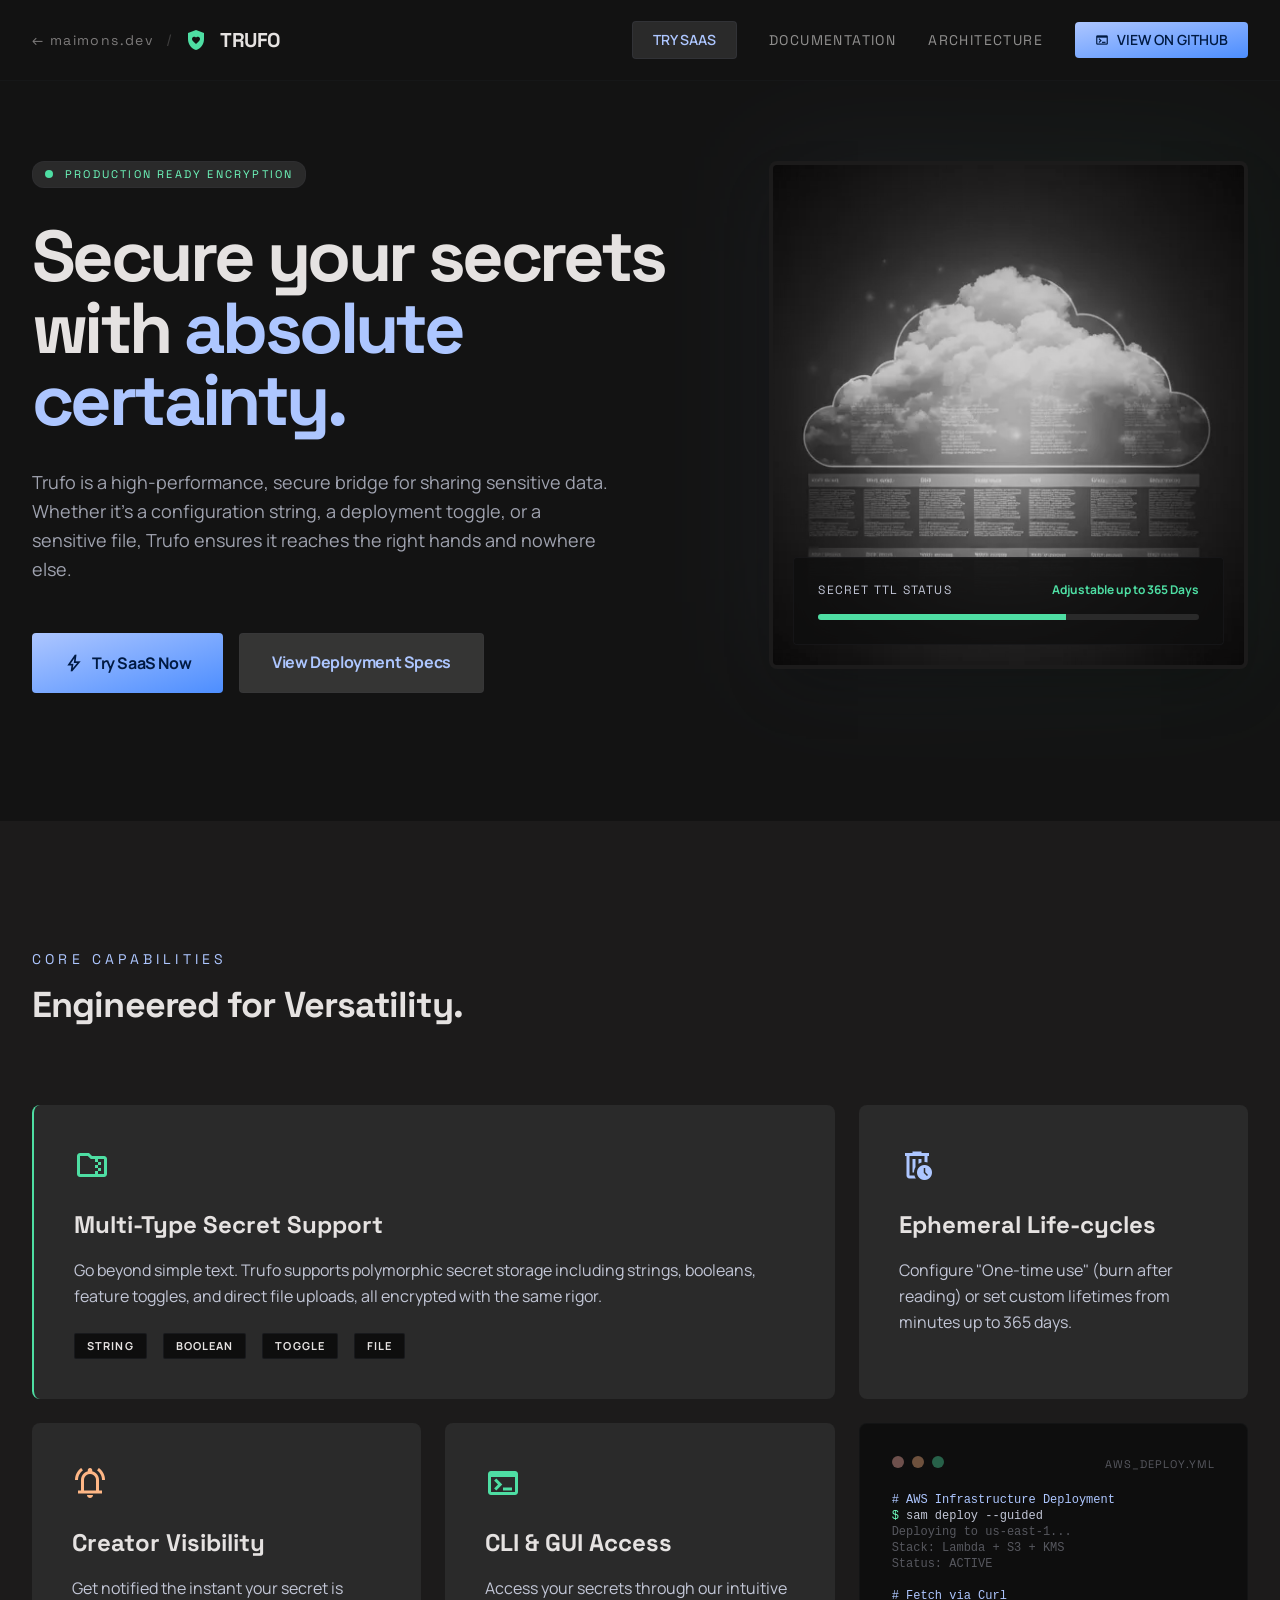
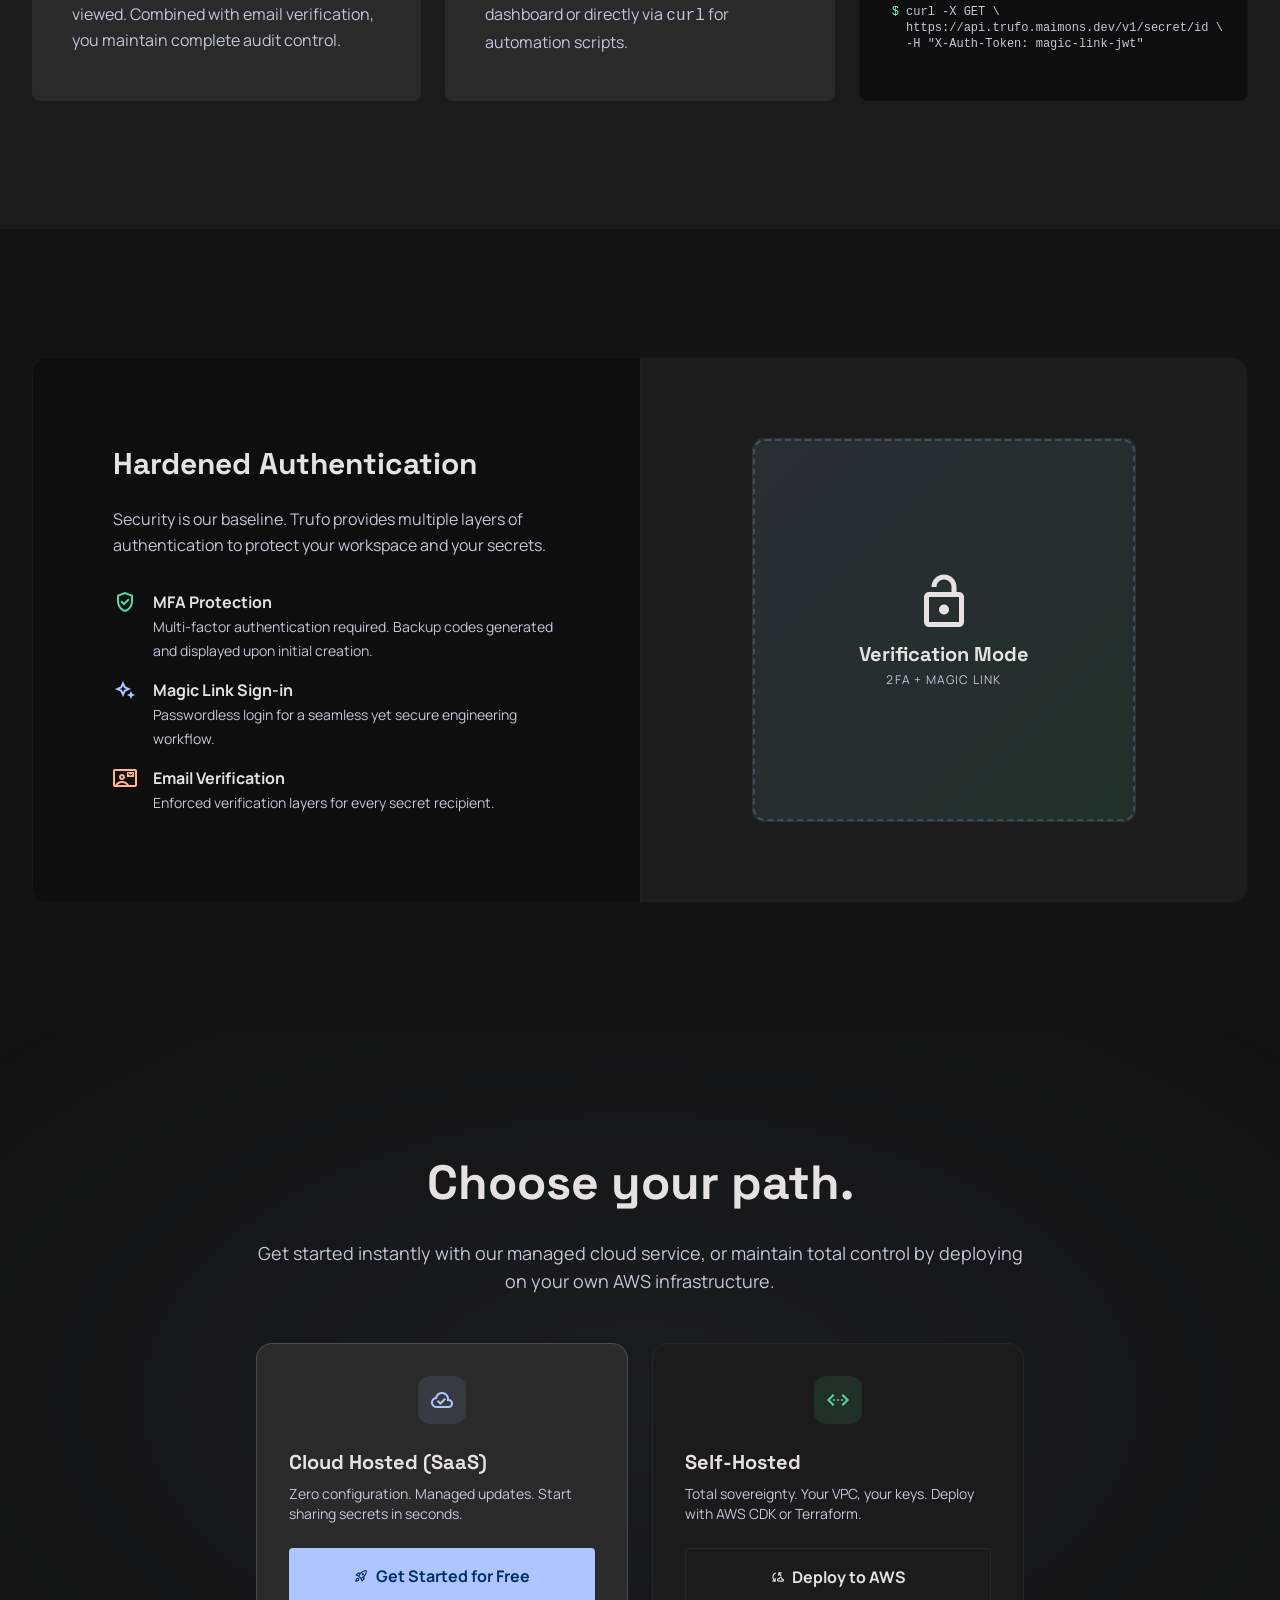
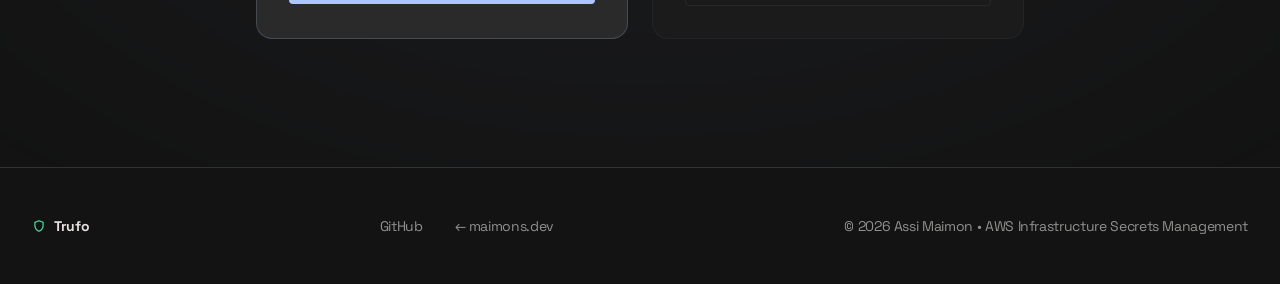
<file: trufo.html>
<!DOCTYPE html>

<html class="dark" lang="en">

<head>
    <meta charset="utf-8" />
    <meta content="width=device-width, initial-scale=1.0" name="viewport" />
    <title>Trufo | Secure Secrets Management &amp; Sharing</title>
    <meta name="description" content="Trufo is a secure secrets-sharing service with one-time access, TTL, browser tooling, and a serverless AWS footprint." />
    <meta name="color-scheme" content="dark" />
    <meta name="theme-color" content="#131313" />
    <meta property="og:type" content="website" />
    <meta property="og:site_name" content="maimons.dev" />
    <meta property="og:title" content="Trufo | Secure Secrets Management &amp; Sharing" />
    <meta property="og:description" content="Trufo is a secure secrets-sharing service with one-time access, TTL, browser tooling, and a serverless AWS footprint." />
    <meta property="og:url" content="https://www.maimons.dev/trufo.html" />
    <meta property="og:image" content="https://www.maimons.dev/images/3d-logo.jpeg" />
    <meta name="twitter:card" content="summary_large_image" />
    <link rel="icon" type="image/png" sizes="32x32" href="images/favicon-32.png" />
    <link rel="apple-touch-icon" href="images/apple-touch-icon.png" />
    <link href="https://fonts.googleapis.com/css2?family=Space+Grotesk:wght@400;500;600;700&amp;family=Manrope:wght@400;500;600;700&amp;display=swap" rel="stylesheet" />
    <link href="https://fonts.googleapis.com/css2?family=Material+Symbols+Outlined:wght,FILL@100..700,0..1&amp;icon_names=auto_delete,bolt,cloud_done,cloud_sync,contact_mail,folder_zip,lock_open,magic_button,notifications_active,rocket_launch,settings_ethernet,shield,shield_with_heart,terminal,verified_user&amp;display=block" rel="stylesheet" />
    <link rel="stylesheet" href="styles.css" />
    <style>
        .material-symbols-outlined {
            font-variation-settings: 'FILL' 0, 'wght' 400, 'GRAD' 0, 'opsz' 24;
        }

        .commit-pulse {
            position: relative;
        }

        .commit-pulse::after {
            content: '';
            position: absolute;
            width: 100%;
            height: 100%;
            background: #4edea3;
            border-radius: 50%;
            opacity: 0.2;
            z-index: -1;
        }

        @media (prefers-reduced-motion: no-preference) {
            .commit-pulse::after {
                animation: pulse 2s infinite;
            }
        }

        @keyframes pulse {
            0% {
                transform: scale(1);
                opacity: 0.4;
            }

            100% {
                transform: scale(3);
                opacity: 0;
            }
        }
    </style>
    <script type="speculationrules">
        {"prerender": [{"where": {"href_matches": "/*"}, "eagerness": "moderate"}]}
    </script>
</head>

<body class="bg-surface text-on-surface font-body selection:bg-primary/30 selection:text-primary">
    <!-- Top Navigation -->
    <nav class="sticky top-0 z-50 bg-surface/80 backdrop-blur-md border-b border-outline-variant/10">
        <div class="max-w-7xl mx-auto px-8 h-20 flex items-center justify-between">
            <div class="flex items-center gap-3">
                <a class="font-label text-sm tracking-widest text-on-surface/50 hover:text-primary transition-colors"
                    href="index.html">← maimons.dev</a>
                <span class="text-on-surface/20">/</span>
                <span aria-hidden="true" class="text-secondary material-symbols-outlined"
                    style="font-variation-settings: 'FILL' 1;">shield_with_heart</span>
                <span aria-current="page" class="font-headline font-bold text-xl tracking-tight text-on-surface uppercase">Trufo</span>
            </div>
            <div class="hidden md:flex items-center gap-8"><a
                    class="px-5 py-2 rounded-lg bg-surface-container-high border border-outline-variant/30 text-primary font-semibold text-sm hover:bg-surface-bright transition-all"
                    href="https://trufo.maimons.dev">TRY SAAS</a>
                <a class="font-label text-sm tracking-widest text-on-surface/60 hover:text-primary transition-colors"
                    href="https://github.com/maimon33/trufo#readme" target="_blank">DOCUMENTATION</a>
                <a class="font-label text-sm tracking-widest text-on-surface/60 hover:text-primary transition-colors"
                    href="https://github.com/maimon33/trufo#architecture" target="_blank">ARCHITECTURE</a>
                <a class="flex items-center gap-2 bg-gradient-to-br from-primary to-primary-container px-5 py-2 rounded-lg text-on-primary-fixed font-semibold text-sm transition-transform motion-safe:active:scale-95"
                    href="https://github.com/maimon33/trufo">
                    <span aria-hidden="true" class="material-symbols-outlined text-sm">terminal</span>
                    VIEW ON GITHUB
                </a>
            </div>
        </div>
    </nav>
    <main>
        <!-- Hero Section -->
        <section class="relative pt-20 pb-32 px-8 overflow-hidden">
            <div class="max-w-7xl mx-auto grid grid-cols-1 lg:grid-cols-12 gap-12 items-start">
                <div class="lg:col-span-7 flex flex-col items-start space-y-8">
                    <div
                        class="inline-flex items-center gap-3 px-3 py-1 rounded-full bg-surface-container-high border border-outline-variant/15">
                        <span class="w-2 h-2 rounded-full bg-secondary commit-pulse"></span>
                        <span class="font-label text-[11px] tracking-[0.2em] text-secondary-fixed uppercase">Production
                            Ready Encryption</span>
                    </div>
                    <h1
                        class="font-headline text-5xl md:text-7xl font-bold tracking-tighter leading-[0.9] text-on-surface">
                        Secure your secrets with <span class="text-primary">absolute certainty.</span></h1>
                    <p class="max-w-xl text-lg text-on-surface-variant leading-relaxed opacity-80">Trufo is a
                        high-performance, secure bridge for sharing sensitive data. Whether it's a configuration string,
                        a deployment toggle, or a sensitive file, Trufo ensures it reaches the right hands and nowhere
                        else.</p>
                    <div class="flex flex-wrap gap-4 pt-4"><a
                            class="px-8 py-4 rounded-lg bg-gradient-to-br from-primary to-primary-container text-on-primary-fixed font-bold tracking-tight hover:brightness-110 transition-all flex items-center gap-2"
                            href="https://trufo.maimons.dev"><span aria-hidden="true" class="material-symbols-outlined text-xl">bolt</span>
                            Try SaaS Now</a><a
                            class="px-8 py-4 rounded-lg bg-surface-container-highest border border-outline-variant/15 text-primary font-bold tracking-tight hover:bg-surface-bright transition-all"
                            href="https://github.com/maimon33/trufo#deployment" target="_blank">View
                            Deployment Specs</a></div>
                </div>
                <div class="lg:col-span-5 relative group">
                    <div
                        class="absolute -inset-1 bg-gradient-to-r from-primary/20 to-secondary/20 blur-3xl opacity-30 group-hover:opacity-50 transition-opacity">
                    </div>
                    <div class="relative bg-surface-container-low p-1 rounded-xl overflow-hidden shadow-2xl">
                        <img alt="Trufo Security Architecture"
                            class="w-full h-[500px] object-cover rounded-lg opacity-80 mix-blend-luminosity hover:mix-blend-normal transition-all duration-700"
                            src="images/trufo-architecture.webp" width="512" height="512" />
                        <div
                            class="absolute bottom-6 left-6 right-6 p-6 bg-surface-container-lowest/80 backdrop-blur-xl rounded-lg border border-outline-variant/15">
                            <div class="flex justify-between items-center mb-4">
                                <span
                                    class="font-label text-xs text-on-surface-variant tracking-widest uppercase">Secret
                                    TTL Status</span>
                                <span class="text-secondary text-xs font-bold">Adjustable up to 365 Days</span>
                            </div>
                            <div class="w-full bg-surface-container-high h-1.5 rounded-full overflow-hidden">
                                <div class="bg-secondary h-full w-[65%]"></div>
                            </div>
                        </div>
                    </div>
                </div>
            </div>
        </section>
        <!-- Feature Grid -->
        <section class="bg-surface-container-low py-32 px-8">
            <div class="max-w-7xl mx-auto">
                <div class="flex flex-col mb-20 space-y-4">
                    <h2 class="font-headline text-sm text-primary tracking-[0.3em] uppercase">Core Capabilities</h2>
                    <h3 class="font-headline text-4xl font-bold tracking-tight">Engineered for Versatility.</h3>
                </div>
                <div class="grid grid-cols-1 md:grid-cols-3 gap-6">
                    <!-- Secret Types -->
                    <div
                        class="md:col-span-2 bg-surface-container-high p-10 rounded-xl border-l-2 border-secondary group hover:bg-surface-bright transition-colors">
                        <span aria-hidden="true" class="material-symbols-outlined text-4xl text-secondary mb-6 block">folder_zip</span>
                        <h4 class="font-headline text-2xl font-bold mb-4">Multi-Type Secret Support</h4>
                        <p class="text-on-surface-variant leading-relaxed mb-6">Go beyond simple text. Trufo supports
                            polymorphic secret storage including strings, booleans, feature toggles, and direct file
                            uploads, all encrypted with the same rigor.</p>
                        <div class="flex gap-4">
                            <span
                                class="px-3 py-1 bg-surface-container-lowest text-[11px] font-bold tracking-widest uppercase border border-outline-variant/20 rounded">String</span>
                            <span
                                class="px-3 py-1 bg-surface-container-lowest text-[11px] font-bold tracking-widest uppercase border border-outline-variant/20 rounded">Boolean</span>
                            <span
                                class="px-3 py-1 bg-surface-container-lowest text-[11px] font-bold tracking-widest uppercase border border-outline-variant/20 rounded">Toggle</span>
                            <span
                                class="px-3 py-1 bg-surface-container-lowest text-[11px] font-bold tracking-widest uppercase border border-outline-variant/20 rounded">File</span>
                        </div>
                    </div>
                    <!-- Life-cycle Card -->
                    <div
                        class="bg-surface-container-high p-10 rounded-xl group hover:bg-surface-bright transition-colors">
                        <span aria-hidden="true" class="material-symbols-outlined text-4xl text-primary mb-6 block">auto_delete</span>
                        <h4 class="font-headline text-2xl font-bold mb-4">Ephemeral Life-cycles</h4>
                        <p class="text-on-surface-variant leading-relaxed">
                            Configure "One-time use" (burn after reading) or set custom lifetimes from minutes up to 365
                            days.
                        </p>
                    </div>
                    <!-- Security Card -->
                    <div
                        class="bg-surface-container-high p-10 rounded-xl group hover:bg-surface-bright transition-colors">
                        <span aria-hidden="true"
                            class="material-symbols-outlined text-4xl text-tertiary mb-6 block">notifications_active</span>
                        <h4 class="font-headline text-2xl font-bold mb-4">Creator Visibility</h4>
                        <p class="text-on-surface-variant leading-relaxed">
                            Get notified the instant your secret is viewed. Combined with email verification, you
                            maintain complete audit control.
                        </p>
                    </div>
                    <!-- Access Card -->
                    <div
                        class="bg-surface-container-high p-10 rounded-xl group hover:bg-surface-bright transition-colors">
                        <span aria-hidden="true" class="material-symbols-outlined text-4xl text-secondary mb-6 block">terminal</span>
                        <h4 class="font-headline text-2xl font-bold mb-4">CLI &amp; GUI Access</h4>
                        <p class="text-on-surface-variant leading-relaxed">
                            Access your secrets through our intuitive dashboard or directly via <code>curl</code> for
                            automation scripts.
                        </p>
                    </div>
                    <!-- Tech Spec/Deployment Block -->
                    <div
                        class="md:col-span-1 bg-surface-container-lowest p-8 rounded-xl font-mono text-xs overflow-hidden relative border border-outline-variant/10">
                        <div class="flex gap-2 mb-6">
                            <div class="w-3 h-3 rounded-full bg-error/40"></div>
                            <div class="w-3 h-3 rounded-full bg-tertiary/40"></div>
                            <div class="w-3 h-3 rounded-full bg-secondary/40"></div>
                        </div>
                        <pre class="text-on-surface-variant"><span class="text-primary"># AWS Infrastructure Deployment</span>
<span class="text-secondary-fixed">$</span> sam deploy --guided
<span class="text-on-surface-variant/40">Deploying to us-east-1...
Stack: Lambda + S3 + KMS
Status: ACTIVE</span>

<span class="text-primary"># Fetch via Curl</span>
<span class="text-secondary-fixed">$</span> curl -X GET \
  https://api.trufo.maimons.dev/v1/secret/id \
  -H "X-Auth-Token: magic-link-jwt"
                        </pre>
                        <div
                            class="absolute top-8 right-8 text-[11px] text-on-surface-variant/40 tracking-widest font-label uppercase">
                            aws_deploy.yml</div>
                    </div>
                </div>
            </div>
        </section>
        <!-- Security Hardening Section -->
        <section class="py-32 px-8">
            <div
                class="max-w-7xl mx-auto border border-outline-variant/15 rounded-2xl overflow-hidden bg-surface-container-lowest">
                <div class="grid grid-cols-1 lg:grid-cols-2">
                    <div class="p-12 lg:p-20 flex flex-col justify-center">
                        <h3 class="font-headline text-3xl font-bold mb-6">Hardened Authentication</h3>
                        <p class="text-on-surface-variant mb-8 leading-relaxed">Security is our baseline. Trufo provides
                            multiple layers of authentication to protect your workspace and your secrets.</p>
                        <ul class="space-y-4">
                            <li class="flex items-start gap-4">
                                <span aria-hidden="true" class="material-symbols-outlined text-secondary">verified_user</span>
                                <div>
                                    <span class="font-bold block">MFA Protection</span>
                                    <span class="text-sm text-on-surface-variant">Multi-factor authentication required.
                                        Backup codes generated and displayed upon initial creation.</span>
                                </div>
                            </li>
                            <li class="flex items-start gap-4">
                                <span aria-hidden="true" class="material-symbols-outlined text-primary">magic_button</span>
                                <div>
                                    <span class="font-bold block">Magic Link Sign-in</span>
                                    <span class="text-sm text-on-surface-variant">Passwordless login for a seamless yet
                                        secure engineering workflow.</span>
                                </div>
                            </li>
                            <li class="flex items-start gap-4">
                                <span aria-hidden="true" class="material-symbols-outlined text-tertiary">contact_mail</span>
                                <div>
                                    <span class="font-bold block">Email Verification</span>
                                    <span class="text-sm text-on-surface-variant">Enforced verification layers for every
                                        secret recipient.</span>
                                </div>
                            </li>
                        </ul>
                    </div>
                    <div
                        class="bg-surface-container-high/50 p-12 lg:p-20 flex items-center justify-center border-l border-outline-variant/10">
                        <div
                            class="w-full max-w-sm aspect-square bg-gradient-to-br from-primary/10 to-secondary/10 rounded-full border border-outline-variant/20 flex flex-col items-center justify-center relative">
                            <div class="text-center">
                                <span aria-hidden="true" class="material-symbols-outlined text-6xl text-on-surface mb-2">lock_open</span>
                                <div class="font-headline font-bold text-xl">Verification Mode</div>
                                <div class="text-xs text-on-surface-variant uppercase tracking-widest mt-1">2FA + Magic
                                    Link</div>
                            </div>
                            <!-- Decorative elements -->
                            <div
                                class="absolute inset-0 border-2 border-dashed border-primary/20 rounded-full motion-safe:animate-[spin_20s_linear_infinite]">
                            </div>
                        </div>
                    </div>
                </div>
            </div>
        </section>
        <!-- CTA Section -->
        <section class="py-32 px-8 relative overflow-hidden">
            <div
                class="absolute inset-0 bg-primary/5 [mask-image:radial-gradient(ellipse_at_center,black,transparent)]">
            </div>
            <div class="max-w-3xl mx-auto relative z-10">
                <h2 class="font-headline text-4xl md:text-5xl font-bold mb-8 text-center">Choose your path.</h2>
                <p class="text-on-surface-variant mb-12 text-lg text-center">Get started instantly with our managed
                    cloud service, or maintain total control by deploying on your own AWS infrastructure.</p>
                <div class="grid grid-cols-1 md:grid-cols-2 gap-6 items-stretch">
                    <div
                        class="p-8 rounded-2xl bg-surface-container-high border border-primary/20 flex flex-col items-center gap-6">
                        <div class="w-12 h-12 rounded-full bg-primary/10 flex items-center justify-center"><span aria-hidden="true"
                                class="material-symbols-outlined text-primary">cloud_done</span></div>
                        <div class="space-y-2">
                            <h3 class="font-headline text-xl font-bold">Cloud Hosted (SaaS)</h3>
                            <p class="text-sm text-on-surface-variant">Zero configuration. Managed updates. Start
                                sharing secrets in seconds.</p>
                        </div><a
                            class="w-full px-6 py-4 bg-primary text-on-primary font-bold rounded-lg hover:brightness-110 transition-all flex items-center justify-center gap-2"
                            href="https://trufo.maimons.dev"><span aria-hidden="true"
                                class="material-symbols-outlined text-sm">rocket_launch</span> Get Started for Free</a>
                    </div>
                    <div
                        class="p-8 rounded-2xl bg-surface-container-low border border-outline-variant/20 flex flex-col items-center gap-6">
                        <div class="w-12 h-12 rounded-full bg-secondary/10 flex items-center justify-center"><span aria-hidden="true"
                                class="material-symbols-outlined text-secondary">settings_ethernet</span></div>
                        <div class="space-y-2">
                            <h3 class="font-headline text-xl font-bold">Self-Hosted</h3>
                            <p class="text-sm text-on-surface-variant">Total sovereignty. Your VPC, your keys. Deploy
                                with AWS CDK or Terraform.</p>
                        </div><a
                            class="w-full px-6 py-4 border border-outline-variant/30 font-bold rounded-lg hover:bg-surface-container-high transition-all flex items-center justify-center gap-2 text-on-surface"
                            href="https://github.com/maimon33/trufo"><span aria-hidden="true"
                                class="material-symbols-outlined text-sm">cloud_sync</span> Deploy to AWS</a>
                    </div>
                </div>
            </div>
        </section>
    </main>
    <!-- Footer -->
    <footer class="bg-[#131313] border-t border-[#E5E2E1]/15">
        <div class="flex flex-col md:flex-row justify-between items-center w-full px-8 py-12 max-w-7xl mx-auto gap-4">
            <div class="flex items-center gap-2">
                <span aria-hidden="true" class="text-secondary material-symbols-outlined text-sm">shield</span>
                <div class="text-[#E5E2E1] font-bold font-headline text-sm tracking-tight">
                    Trufo
                </div>
            </div>
            <div class="flex gap-8">
                <a class="font-headline text-sm tracking-tight text-[#E5E2E1]/60 hover:text-[#ADC6FF] transition-colors duration-300"
                    href="https://github.com/maimon33/trufo" target="_blank">GitHub</a>
                <a class="font-headline text-sm tracking-tight text-[#E5E2E1]/60 hover:text-[#ADC6FF] transition-colors duration-300"
                    href="index.html">← maimons.dev</a>
            </div>
            <div class="font-headline text-sm tracking-tight text-[#E5E2E1]/60">
                © 2026 Assi Maimon • AWS Infrastructure Secrets Management
            </div>
        </div>
    </footer>
</body>

</html>
</file>
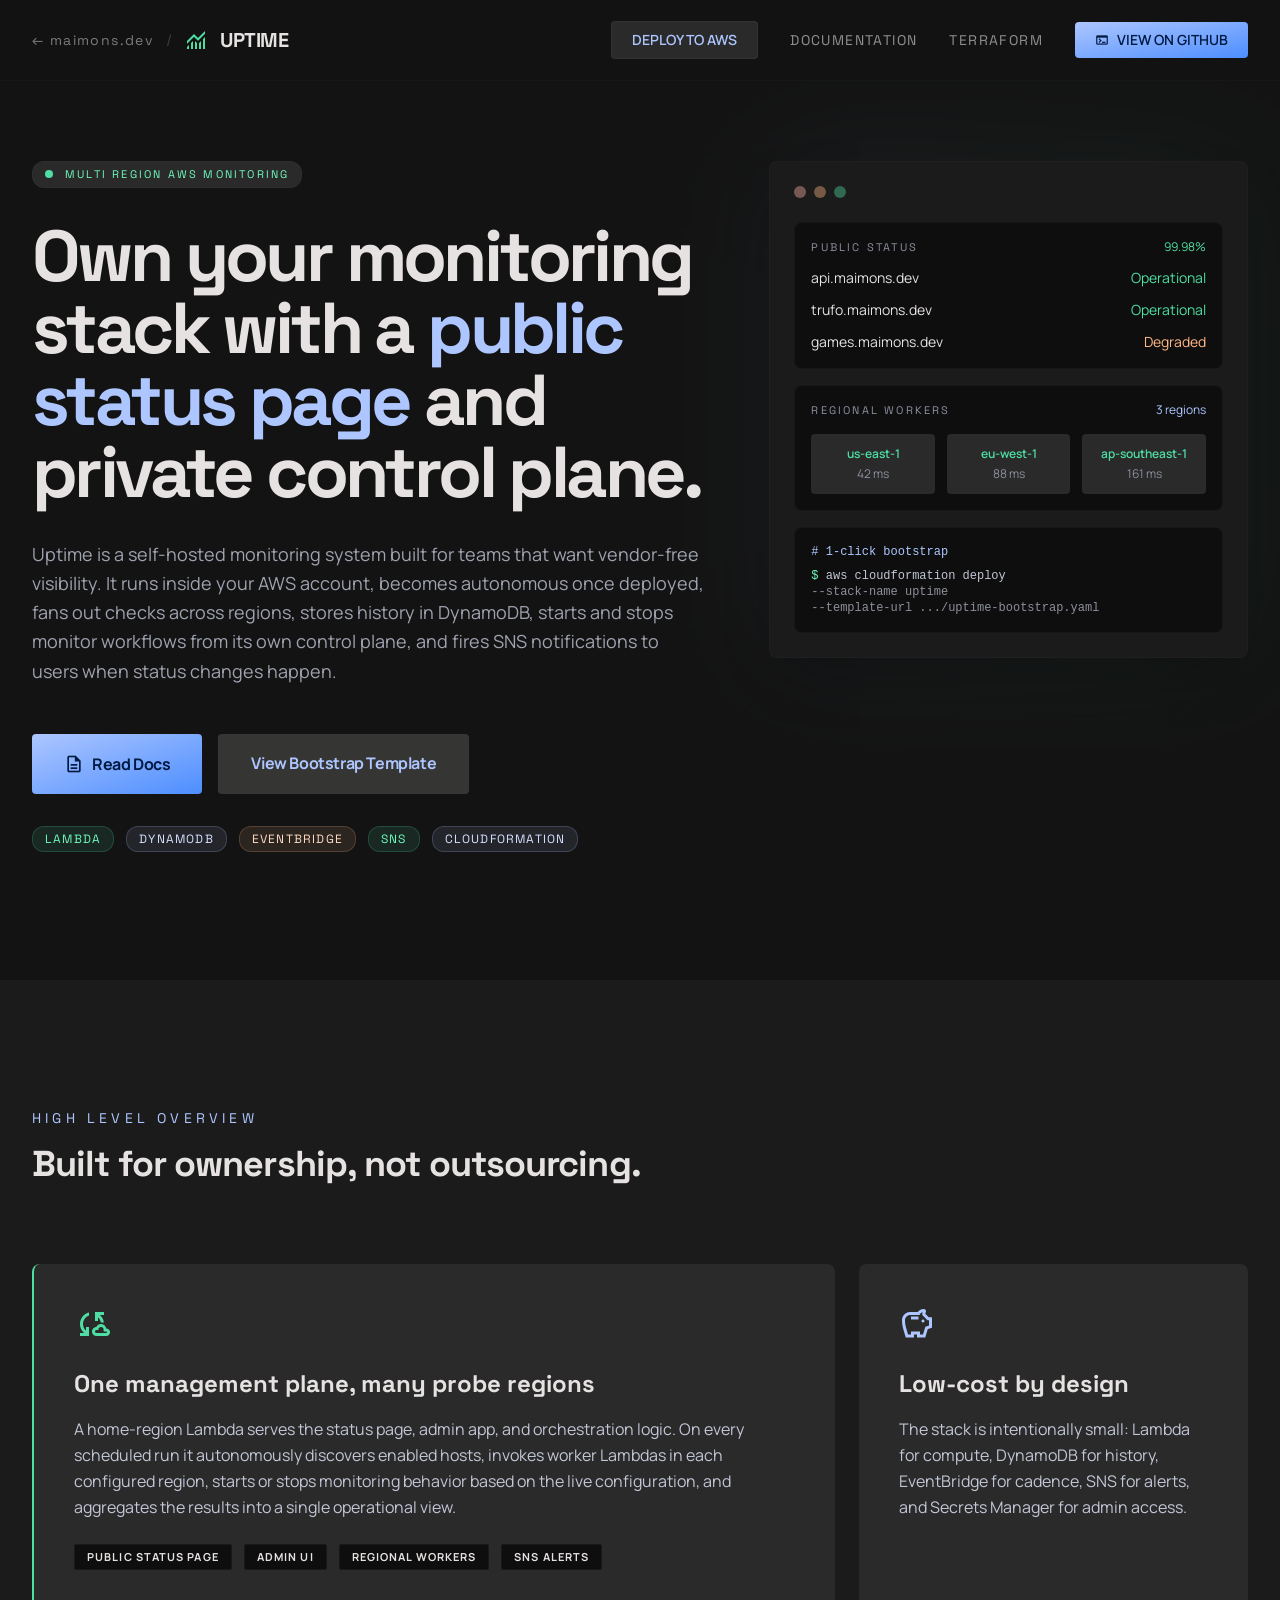
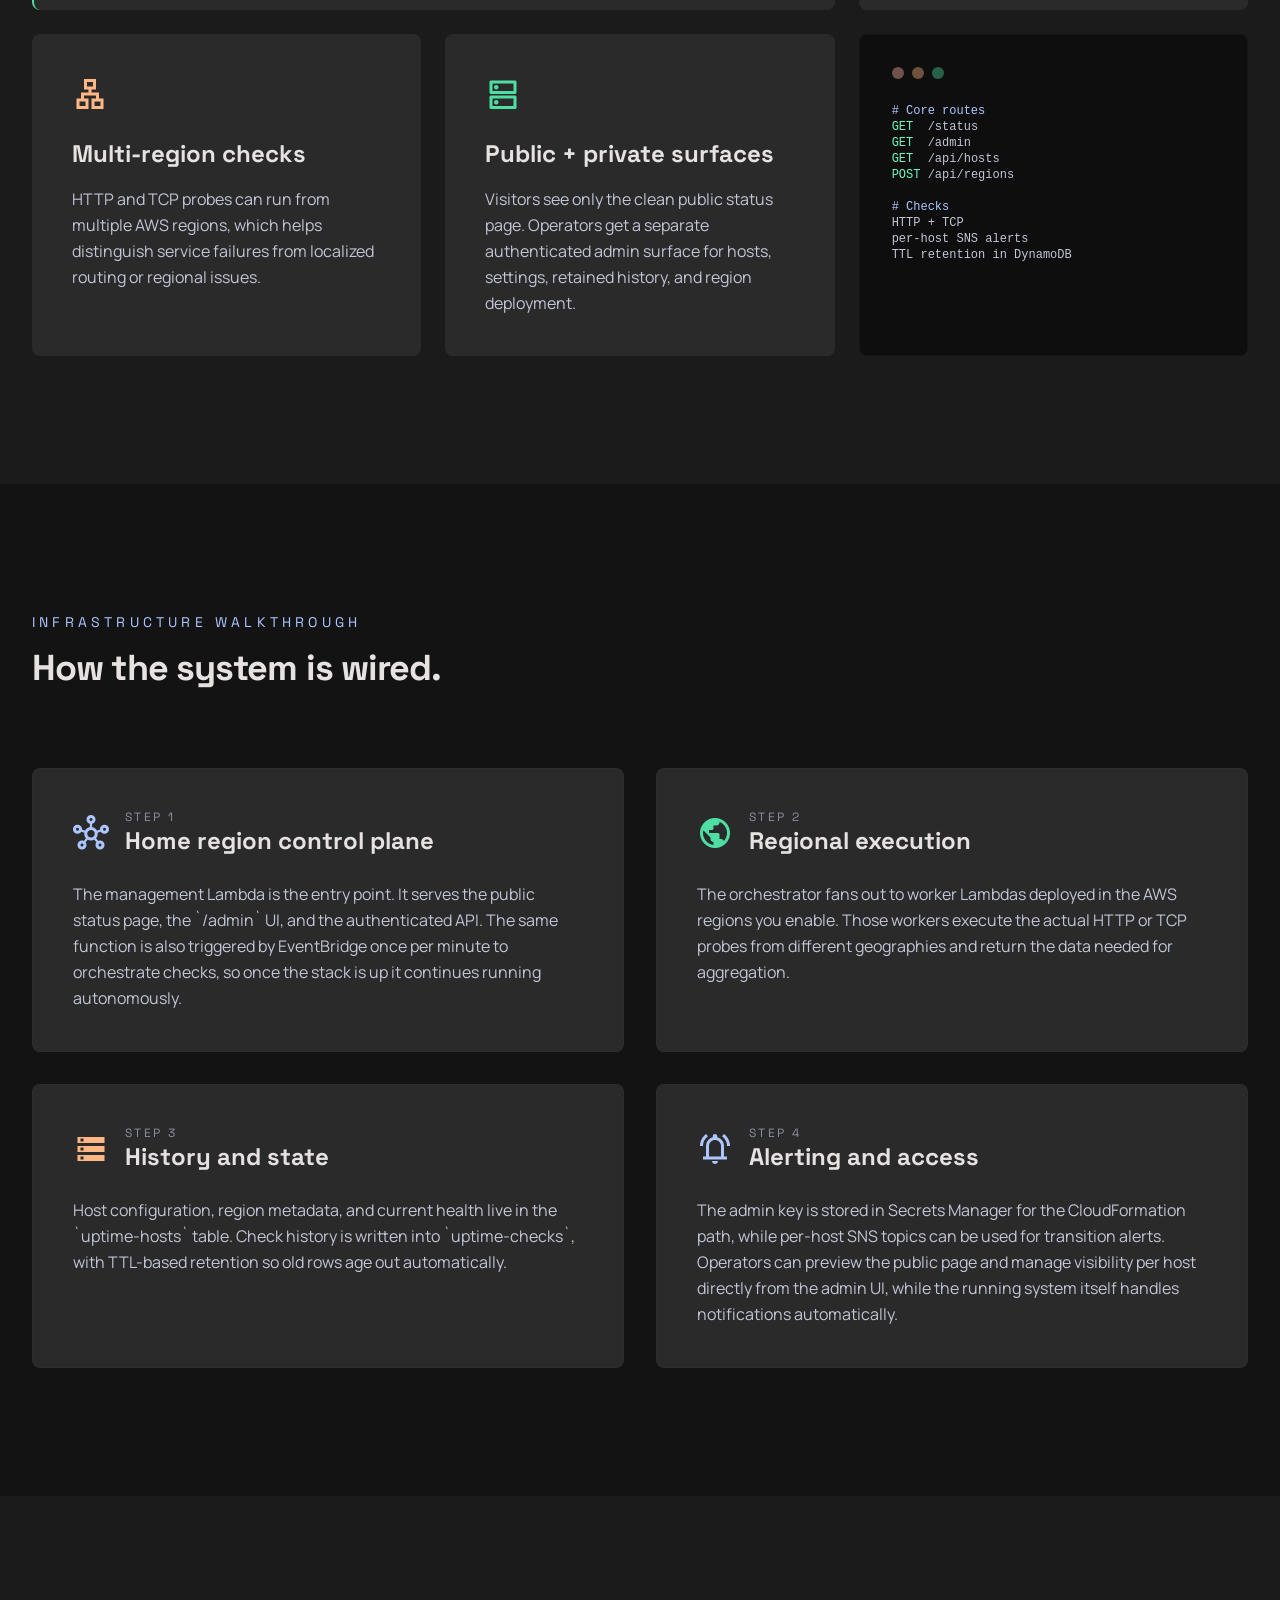
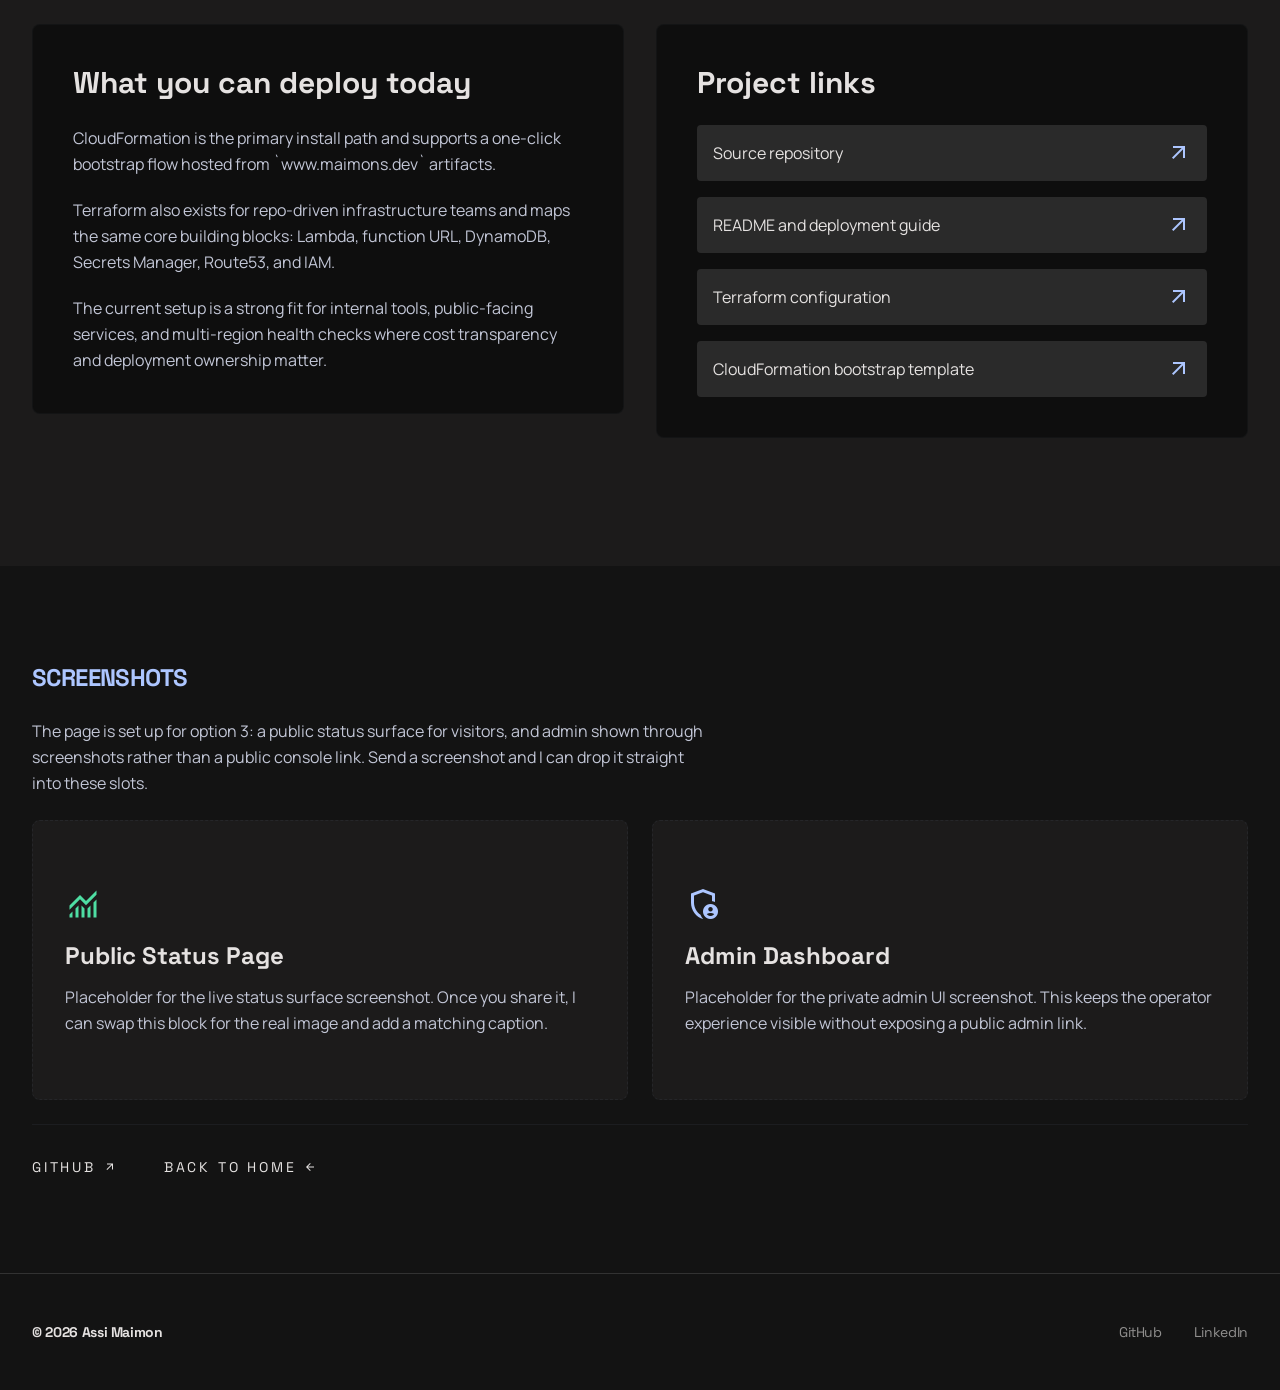
<file: uptime.html>
<!DOCTYPE html>

<html class="dark" lang="en">

<head>
    <meta charset="utf-8" />
    <meta content="width=device-width, initial-scale=1.0" name="viewport" />
    <title>Uptime | Self-Hosted AWS Monitoring</title>
    <meta name="description" content="Uptime is self-hosted AWS uptime monitoring with a public status page, private admin UI, and regional Lambda workers in your own account." />
    <meta name="color-scheme" content="dark" />
    <meta name="theme-color" content="#131313" />
    <meta property="og:type" content="website" />
    <meta property="og:site_name" content="maimons.dev" />
    <meta property="og:title" content="Uptime | Self-Hosted AWS Monitoring" />
    <meta property="og:description" content="Uptime is self-hosted AWS uptime monitoring with a public status page, private admin UI, and regional Lambda workers in your own account." />
    <meta property="og:url" content="https://www.maimons.dev/uptime.html" />
    <meta property="og:image" content="https://www.maimons.dev/images/3d-logo.jpeg" />
    <meta name="twitter:card" content="summary_large_image" />
    <link rel="icon" type="image/png" sizes="32x32" href="images/favicon-32.png" />
    <link rel="apple-touch-icon" href="images/apple-touch-icon.png" />
    <link href="https://fonts.googleapis.com/css2?family=Space+Grotesk:wght@400;500;600;700&amp;family=Manrope:wght@400;500;600;700&amp;display=swap" rel="stylesheet" />
    <link href="https://fonts.googleapis.com/css2?family=Material+Symbols+Outlined:wght,FILL@100..700,0..1&amp;icon_names=admin_panel_settings,arrow_back,arrow_outward,cloud_sync,description,dns,hub,lan,monitoring,notifications_active,public,savings,storage,terminal&amp;display=block" rel="stylesheet" />
    <link rel="stylesheet" href="styles.css" />
    <style>
        .material-symbols-outlined {
            font-variation-settings: 'FILL' 0, 'wght' 400, 'GRAD' 0, 'opsz' 24;
        }

        .commit-pulse {
            position: relative;
        }

        .commit-pulse::after {
            content: '';
            position: absolute;
            width: 100%;
            height: 100%;
            background: #4edea3;
            border-radius: 50%;
            opacity: 0.2;
            z-index: -1;
        }

        @media (prefers-reduced-motion: no-preference) {
            .commit-pulse::after {
                animation: pulse 2s infinite;
            }
        }

        @keyframes pulse {
            0% {
                transform: scale(1);
                opacity: 0.4;
            }

            100% {
                transform: scale(3);
                opacity: 0;
            }
        }
    </style>
    <script type="speculationrules">
        {"prerender": [{"where": {"href_matches": "/*"}, "eagerness": "moderate"}]}
    </script>
</head>

<body class="bg-surface text-on-surface font-body selection:bg-primary/30 selection:text-primary">
    <nav class="sticky top-0 z-50 bg-surface/80 backdrop-blur-md border-b border-outline-variant/10">
        <div class="max-w-7xl mx-auto px-8 h-20 flex items-center justify-between">
            <div class="flex items-center gap-3">
                <a class="font-label text-sm tracking-widest text-on-surface/50 hover:text-primary transition-colors"
                    href="index.html">← maimons.dev</a>
                <span class="text-on-surface/20">/</span>
                <span aria-hidden="true" class="text-secondary material-symbols-outlined"
                    style="font-variation-settings: 'FILL' 1;">monitoring</span>
                <span aria-current="page" class="font-headline font-bold text-xl tracking-tight text-on-surface uppercase">Uptime</span>
            </div>
            <div class="hidden md:flex items-center gap-8">
                <a class="px-5 py-2 rounded-lg bg-surface-container-high border border-outline-variant/30 text-primary font-semibold text-sm hover:bg-surface-bright transition-all"
                    href="https://console.aws.amazon.com/cloudformation/home?region=us-east-1#/stacks/quickcreate?templateURL=https://www.maimons.dev.s3.amazonaws.com/uptime/cloudformation/uptime-bootstrap.yaml"
                    target="_blank" rel="noopener noreferrer">DEPLOY TO AWS</a>
                <a class="font-label text-sm tracking-widest text-on-surface/60 hover:text-primary transition-colors"
                    href="https://github.com/maimon33/uptime#readme" target="_blank" rel="noopener noreferrer">DOCUMENTATION</a>
                <a class="font-label text-sm tracking-widest text-on-surface/60 hover:text-primary transition-colors"
                    href="https://github.com/maimon33/uptime/tree/main/terraform" target="_blank" rel="noopener noreferrer">TERRAFORM</a>
                <a class="flex items-center gap-2 bg-gradient-to-br from-primary to-primary-container px-5 py-2 rounded-lg text-on-primary-fixed font-semibold text-sm transition-transform motion-safe:active:scale-95"
                    href="https://github.com/maimon33/uptime" target="_blank" rel="noopener noreferrer">
                    <span aria-hidden="true" class="material-symbols-outlined text-sm">terminal</span>
                    VIEW ON GITHUB
                </a>
            </div>
        </div>
    </nav>
    <main>
        <section class="relative pt-20 pb-32 px-8 overflow-hidden">
            <div class="max-w-7xl mx-auto grid grid-cols-1 lg:grid-cols-12 gap-12 items-start">
                <div class="lg:col-span-7 flex flex-col items-start space-y-8">
                    <div
                        class="inline-flex items-center gap-3 px-3 py-1 rounded-full bg-surface-container-high border border-outline-variant/15">
                        <span class="w-2 h-2 rounded-full bg-secondary commit-pulse"></span>
                        <span class="font-label text-[11px] tracking-[0.2em] text-secondary-fixed uppercase">Multi Region AWS Monitoring</span>
                    </div>
                    <h1
                        class="font-headline text-5xl md:text-7xl font-bold tracking-tighter leading-[0.9] text-on-surface">
                        Own your monitoring stack with a <span class="text-primary">public status page</span> and private control plane.</h1>
                    <p class="max-w-2xl text-lg text-on-surface-variant leading-relaxed opacity-80">
                        Uptime is a self-hosted monitoring system built for teams that want vendor-free visibility. It runs inside your AWS account, becomes autonomous once deployed, fans out checks across regions, stores history in DynamoDB, starts and stops monitor workflows from its own control plane, and fires SNS notifications to users when status changes happen.
                    </p>
                    <div class="flex flex-wrap gap-4 pt-4">
                        <a class="px-8 py-4 rounded-lg bg-gradient-to-br from-primary to-primary-container text-on-primary-fixed font-bold tracking-tight hover:brightness-110 transition-all flex items-center gap-2"
                            href="https://github.com/maimon33/uptime#readme" target="_blank" rel="noopener noreferrer">
                            <span aria-hidden="true" class="material-symbols-outlined text-xl">description</span>
                            Read Docs
                        </a>
                        <a class="px-8 py-4 rounded-lg bg-surface-container-highest border border-outline-variant/15 text-primary font-bold tracking-tight hover:bg-surface-bright transition-all"
                            href="https://www.maimons.dev.s3.amazonaws.com/uptime/cloudformation/uptime-bootstrap.yaml" target="_blank" rel="noopener noreferrer">
                            View Bootstrap Template
                        </a>
                    </div>
                    <div class="flex flex-wrap gap-3">
                        <span class="px-3 py-1 rounded-full border border-secondary/20 bg-secondary/10 text-secondary-fixed text-xs font-label uppercase tracking-widest">Lambda</span>
                        <span class="px-3 py-1 rounded-full border border-primary/20 bg-primary/10 text-primary-fixed text-xs font-label uppercase tracking-widest">DynamoDB</span>
                        <span class="px-3 py-1 rounded-full border border-tertiary/20 bg-tertiary/10 text-tertiary-fixed text-xs font-label uppercase tracking-widest">EventBridge</span>
                        <span class="px-3 py-1 rounded-full border border-secondary/20 bg-secondary/10 text-secondary-fixed text-xs font-label uppercase tracking-widest">SNS</span>
                        <span class="px-3 py-1 rounded-full border border-primary/20 bg-primary/10 text-primary-fixed text-xs font-label uppercase tracking-widest">CloudFormation</span>
                    </div>
                </div>
                <div class="lg:col-span-5 relative group">
                    <div
                        class="absolute -inset-1 bg-gradient-to-r from-primary/20 to-secondary/20 blur-3xl opacity-30 group-hover:opacity-50 transition-opacity">
                    </div>
                    <div class="relative bg-surface-container-low p-6 rounded-xl overflow-hidden shadow-2xl border border-outline-variant/10">
                        <div class="flex gap-2 mb-6">
                            <div class="w-3 h-3 rounded-full bg-error/40"></div>
                            <div class="w-3 h-3 rounded-full bg-tertiary/40"></div>
                            <div class="w-3 h-3 rounded-full bg-secondary/40"></div>
                        </div>
                        <div class="grid gap-4">
                            <div class="rounded-xl bg-surface-container-lowest border border-outline-variant/15 p-4">
                                <div class="flex items-center justify-between mb-3">
                                    <span class="font-label text-[11px] tracking-[0.2em] uppercase text-outline">Public Status</span>
                                    <span class="text-secondary text-xs">99.98%</span>
                                </div>
                                <div class="space-y-3">
                                    <div class="flex items-center justify-between text-sm">
                                        <span>api.maimons.dev</span>
                                        <span class="text-secondary">Operational</span>
                                    </div>
                                    <div class="flex items-center justify-between text-sm">
                                        <span>trufo.maimons.dev</span>
                                        <span class="text-secondary">Operational</span>
                                    </div>
                                    <div class="flex items-center justify-between text-sm">
                                        <span>games.maimons.dev</span>
                                        <span class="text-tertiary">Degraded</span>
                                    </div>
                                </div>
                            </div>
                            <div class="rounded-xl bg-surface-container-lowest border border-outline-variant/15 p-4">
                                <div class="flex items-center justify-between mb-4">
                                    <span class="font-label text-[11px] tracking-[0.2em] uppercase text-outline">Regional Workers</span>
                                    <span class="text-primary text-xs">3 regions</span>
                                </div>
                                <div class="grid grid-cols-3 gap-3 text-center text-xs">
                                    <div class="rounded-lg bg-surface-container-high p-3">
                                        <div class="text-secondary font-semibold">us-east-1</div>
                                        <div class="text-outline mt-1">42 ms</div>
                                    </div>
                                    <div class="rounded-lg bg-surface-container-high p-3">
                                        <div class="text-secondary font-semibold">eu-west-1</div>
                                        <div class="text-outline mt-1">88 ms</div>
                                    </div>
                                    <div class="rounded-lg bg-surface-container-high p-3">
                                        <div class="text-secondary font-semibold">ap-southeast-1</div>
                                        <div class="text-outline mt-1">161 ms</div>
                                    </div>
                                </div>
                            </div>
                            <div class="rounded-xl bg-surface-container-lowest border border-outline-variant/15 p-4 font-mono text-xs text-on-surface-variant">
                                <div class="text-primary mb-2"># 1-click bootstrap</div>
                                <div><span class="text-secondary-fixed">$</span> aws cloudformation deploy</div>
                                <div class="opacity-70">--stack-name uptime</div>
                                <div class="opacity-70">--template-url .../uptime-bootstrap.yaml</div>
                            </div>
                        </div>
                    </div>
                </div>
            </div>
        </section>

        <section class="bg-surface-container-low py-32 px-8">
            <div class="max-w-7xl mx-auto">
                <div class="flex flex-col mb-20 space-y-4">
                    <h2 class="font-headline text-sm text-primary tracking-[0.3em] uppercase">High Level Overview</h2>
                    <h3 class="font-headline text-4xl font-bold tracking-tight">Built for ownership, not outsourcing.</h3>
                </div>
                <div class="grid grid-cols-1 md:grid-cols-3 gap-6">
                    <div class="md:col-span-2 bg-surface-container-high p-10 rounded-xl border-l-2 border-secondary">
                        <span aria-hidden="true" class="material-symbols-outlined text-4xl text-secondary mb-6 block">cloud_sync</span>
                        <h4 class="font-headline text-2xl font-bold mb-4">One management plane, many probe regions</h4>
                        <p class="text-on-surface-variant leading-relaxed mb-6">
                            A home-region Lambda serves the status page, admin app, and orchestration logic. On every scheduled run it autonomously discovers enabled hosts, invokes worker Lambdas in each configured region, starts or stops monitoring behavior based on the live configuration, and aggregates the results into a single operational view.
                        </p>
                        <div class="flex flex-wrap gap-3">
                            <span class="px-3 py-1 bg-surface-container-lowest text-[11px] font-bold tracking-widest uppercase border border-outline-variant/20 rounded">Public Status Page</span>
                            <span class="px-3 py-1 bg-surface-container-lowest text-[11px] font-bold tracking-widest uppercase border border-outline-variant/20 rounded">Admin UI</span>
                            <span class="px-3 py-1 bg-surface-container-lowest text-[11px] font-bold tracking-widest uppercase border border-outline-variant/20 rounded">Regional Workers</span>
                            <span class="px-3 py-1 bg-surface-container-lowest text-[11px] font-bold tracking-widest uppercase border border-outline-variant/20 rounded">SNS Alerts</span>
                        </div>
                    </div>
                    <div class="bg-surface-container-high p-10 rounded-xl">
                        <span aria-hidden="true" class="material-symbols-outlined text-4xl text-primary mb-6 block">savings</span>
                        <h4 class="font-headline text-2xl font-bold mb-4">Low-cost by design</h4>
                        <p class="text-on-surface-variant leading-relaxed">
                            The stack is intentionally small: Lambda for compute, DynamoDB for history, EventBridge for cadence, SNS for alerts, and Secrets Manager for admin access.
                        </p>
                    </div>
                    <div class="bg-surface-container-high p-10 rounded-xl">
                        <span aria-hidden="true" class="material-symbols-outlined text-4xl text-tertiary mb-6 block">lan</span>
                        <h4 class="font-headline text-2xl font-bold mb-4">Multi-region checks</h4>
                        <p class="text-on-surface-variant leading-relaxed">
                            HTTP and TCP probes can run from multiple AWS regions, which helps distinguish service failures from localized routing or regional issues.
                        </p>
                    </div>
                    <div class="bg-surface-container-high p-10 rounded-xl">
                        <span aria-hidden="true" class="material-symbols-outlined text-4xl text-secondary mb-6 block">dns</span>
                        <h4 class="font-headline text-2xl font-bold mb-4">Public + private surfaces</h4>
                        <p class="text-on-surface-variant leading-relaxed">
                            Visitors see only the clean public status page. Operators get a separate authenticated admin surface for hosts, settings, retained history, and region deployment.
                        </p>
                    </div>
                    <div class="bg-surface-container-lowest p-8 rounded-xl font-mono text-xs overflow-hidden relative border border-outline-variant/10 md:col-span-1">
                        <div class="flex gap-2 mb-6">
                            <div class="w-3 h-3 rounded-full bg-error/40"></div>
                            <div class="w-3 h-3 rounded-full bg-tertiary/40"></div>
                            <div class="w-3 h-3 rounded-full bg-secondary/40"></div>
                        </div>
                        <pre class="text-on-surface-variant"><span class="text-primary"># Core routes</span>
<span class="text-secondary-fixed">GET</span>  /status
<span class="text-secondary-fixed">GET</span>  /admin
<span class="text-secondary-fixed">GET</span>  /api/hosts
<span class="text-secondary-fixed">POST</span> /api/regions

<span class="text-primary"># Checks</span>
HTTP + TCP
per-host SNS alerts
TTL retention in DynamoDB</pre>
                    </div>
                </div>
            </div>
        </section>

        <section class="py-32 px-8">
            <div class="max-w-7xl mx-auto">
                <div class="flex flex-col mb-20 space-y-4">
                    <h2 class="font-headline text-sm text-primary tracking-[0.3em] uppercase">Infrastructure Walkthrough</h2>
                    <h3 class="font-headline text-4xl font-bold tracking-tight">How the system is wired.</h3>
                </div>
                <div class="grid grid-cols-1 lg:grid-cols-2 gap-8">
                    <div class="bg-surface-container-high rounded-xl p-10 border border-outline-variant/10">
                        <div class="flex items-center gap-4 mb-6">
                            <span aria-hidden="true" class="material-symbols-outlined text-primary text-4xl">hub</span>
                            <div>
                                <p class="font-label text-xs uppercase tracking-[0.2em] text-outline">Step 1</p>
                                <h4 class="font-headline text-2xl font-bold">Home region control plane</h4>
                            </div>
                        </div>
                        <p class="text-on-surface-variant leading-relaxed">
                            The management Lambda is the entry point. It serves the public status page, the `/admin` UI, and the authenticated API. The same function is also triggered by EventBridge once per minute to orchestrate checks, so once the stack is up it continues running autonomously.
                        </p>
                    </div>
                    <div class="bg-surface-container-high rounded-xl p-10 border border-outline-variant/10">
                        <div class="flex items-center gap-4 mb-6">
                            <span aria-hidden="true" class="material-symbols-outlined text-secondary text-4xl">public</span>
                            <div>
                                <p class="font-label text-xs uppercase tracking-[0.2em] text-outline">Step 2</p>
                                <h4 class="font-headline text-2xl font-bold">Regional execution</h4>
                            </div>
                        </div>
                        <p class="text-on-surface-variant leading-relaxed">
                            The orchestrator fans out to worker Lambdas deployed in the AWS regions you enable. Those workers execute the actual HTTP or TCP probes from different geographies and return the data needed for aggregation.
                        </p>
                    </div>
                    <div class="bg-surface-container-high rounded-xl p-10 border border-outline-variant/10">
                        <div class="flex items-center gap-4 mb-6">
                            <span aria-hidden="true" class="material-symbols-outlined text-tertiary text-4xl">storage</span>
                            <div>
                                <p class="font-label text-xs uppercase tracking-[0.2em] text-outline">Step 3</p>
                                <h4 class="font-headline text-2xl font-bold">History and state</h4>
                            </div>
                        </div>
                        <p class="text-on-surface-variant leading-relaxed">
                            Host configuration, region metadata, and current health live in the `uptime-hosts` table. Check history is written into `uptime-checks`, with TTL-based retention so old rows age out automatically.
                        </p>
                    </div>
                    <div class="bg-surface-container-high rounded-xl p-10 border border-outline-variant/10">
                        <div class="flex items-center gap-4 mb-6">
                            <span aria-hidden="true" class="material-symbols-outlined text-primary text-4xl">notifications_active</span>
                            <div>
                                <p class="font-label text-xs uppercase tracking-[0.2em] text-outline">Step 4</p>
                                <h4 class="font-headline text-2xl font-bold">Alerting and access</h4>
                            </div>
                        </div>
                        <p class="text-on-surface-variant leading-relaxed">
                            The admin key is stored in Secrets Manager for the CloudFormation path, while per-host SNS topics can be used for transition alerts. Operators can preview the public page and manage visibility per host directly from the admin UI, while the running system itself handles notifications automatically.
                        </p>
                    </div>
                </div>
            </div>
        </section>

        <section class="bg-surface-container-low py-32 px-8">
            <div class="max-w-7xl mx-auto grid grid-cols-1 lg:grid-cols-2 gap-8 items-start">
                <div class="bg-surface-container-lowest rounded-xl p-10 border border-outline-variant/10">
                    <h3 class="font-headline text-3xl font-bold mb-6">What you can deploy today</h3>
                    <div class="space-y-5 text-on-surface-variant leading-relaxed">
                        <p>CloudFormation is the primary install path and supports a one-click bootstrap flow hosted from `www.maimons.dev` artifacts.</p>
                        <p>Terraform also exists for repo-driven infrastructure teams and maps the same core building blocks: Lambda, function URL, DynamoDB, Secrets Manager, Route53, and IAM.</p>
                        <p>The current setup is a strong fit for internal tools, public-facing services, and multi-region health checks where cost transparency and deployment ownership matter.</p>
                    </div>
                </div>
                <div class="bg-surface-container-lowest rounded-xl p-10 border border-outline-variant/10">
                    <h3 class="font-headline text-3xl font-bold mb-6">Project links</h3>
                    <div class="flex flex-col gap-4">
                        <a class="flex items-center justify-between p-4 rounded-lg bg-surface-container-high hover:bg-surface-bright transition-colors"
                            href="https://github.com/maimon33/uptime" target="_blank" rel="noopener noreferrer">
                            <span>Source repository</span>
                            <span aria-hidden="true" class="material-symbols-outlined text-primary">arrow_outward</span>
                        </a>
                        <a class="flex items-center justify-between p-4 rounded-lg bg-surface-container-high hover:bg-surface-bright transition-colors"
                            href="https://github.com/maimon33/uptime/blob/main/README.md" target="_blank" rel="noopener noreferrer">
                            <span>README and deployment guide</span>
                            <span aria-hidden="true" class="material-symbols-outlined text-primary">arrow_outward</span>
                        </a>
                        <a class="flex items-center justify-between p-4 rounded-lg bg-surface-container-high hover:bg-surface-bright transition-colors"
                            href="https://github.com/maimon33/uptime/tree/main/terraform" target="_blank" rel="noopener noreferrer">
                            <span>Terraform configuration</span>
                            <span aria-hidden="true" class="material-symbols-outlined text-primary">arrow_outward</span>
                        </a>
                        <a class="flex items-center justify-between p-4 rounded-lg bg-surface-container-high hover:bg-surface-bright transition-colors"
                            href="https://www.maimons.dev.s3.amazonaws.com/uptime/cloudformation/uptime-bootstrap.yaml" target="_blank" rel="noopener noreferrer">
                            <span>CloudFormation bootstrap template</span>
                            <span aria-hidden="true" class="material-symbols-outlined text-primary">arrow_outward</span>
                        </a>
                    </div>
                </div>
            </div>
        </section>

        <section class="mt-auto py-24 px-8" id="screenshots">
            <div class="max-w-7xl mx-auto flex flex-col gap-6">
                <h2 class="font-headline text-2xl font-bold tracking-tight text-primary uppercase">Screenshots</h2>
                <p class="max-w-2xl text-on-surface-variant leading-relaxed">
                    The page is set up for option 3: a public status surface for visitors, and admin shown through screenshots rather than a public console link. Send a screenshot and I can drop it straight into these slots.
                </p>
                <div class="grid grid-cols-1 lg:grid-cols-2 gap-6">
                    <div class="rounded-xl border border-dashed border-outline-variant/25 bg-surface-container-low p-8 min-h-[280px] flex flex-col justify-center">
                        <span aria-hidden="true" class="material-symbols-outlined text-secondary text-4xl mb-4">monitoring</span>
                        <h3 class="font-headline text-2xl font-bold mb-3">Public Status Page</h3>
                        <p class="text-on-surface-variant leading-relaxed">
                            Placeholder for the live status surface screenshot. Once you share it, I can swap this block for the real image and add a matching caption.
                        </p>
                    </div>
                    <div class="rounded-xl border border-dashed border-outline-variant/25 bg-surface-container-low p-8 min-h-[280px] flex flex-col justify-center">
                        <span aria-hidden="true" class="material-symbols-outlined text-primary text-4xl mb-4">admin_panel_settings</span>
                        <h3 class="font-headline text-2xl font-bold mb-3">Admin Dashboard</h3>
                        <p class="text-on-surface-variant leading-relaxed">
                            Placeholder for the private admin UI screenshot. This keeps the operator experience visible without exposing a public admin link.
                        </p>
                    </div>
                </div>
                <div class="flex gap-12 pt-8 border-t border-outline-variant/20 w-full">
                    <a class="font-label text-sm tracking-[0.2em] text-on-surface hover:text-primary transition-colors flex items-center gap-2"
                        href="https://github.com/maimon33" target="_blank" rel="noopener noreferrer">
                        GITHUB
                        <span aria-hidden="true" class="material-symbols-outlined text-xs">arrow_outward</span>
                    </a>
                    <a class="font-label text-sm tracking-[0.2em] text-on-surface hover:text-primary transition-colors flex items-center gap-2"
                        href="index.html">
                        BACK TO HOME
                        <span aria-hidden="true" class="material-symbols-outlined text-xs">arrow_back</span>
                    </a>
                </div>
            </div>
        </section>

    </main>
        <footer class="bg-[#131313] dark:bg-[#131313] border-t border-[#E5E2E1]/15 w-full">
            <div
                class="flex flex-col md:flex-row justify-between items-center w-full px-8 py-12 max-w-7xl mx-auto gap-4">
                <div class="text-[#E5E2E1] font-bold font-headline text-sm tracking-tight">
                    © 2026 Assi Maimon
                </div>
                <div class="flex gap-8">
                    <a class="font-headline text-sm tracking-tight text-[#E5E2E1]/60 hover:text-[#ADC6FF] transition-colors duration-300"
                        href="https://github.com/maimon33" target="_blank" rel="noopener noreferrer">GitHub</a>
                    <a class="font-headline text-sm tracking-tight text-[#E5E2E1]/60 hover:text-[#ADC6FF] transition-colors duration-300"
                        href="https://www.linkedin.com/in/assi-maimon-00685122/" target="_blank" rel="noopener noreferrer">LinkedIn</a>
                </div>
            </div>
        </footer>
</body>

</html>
</file>
<file: styles.css>
*,:after,:before{--tw-border-spacing-x:0;--tw-border-spacing-y:0;--tw-translate-x:0;--tw-translate-y:0;--tw-rotate:0;--tw-skew-x:0;--tw-skew-y:0;--tw-scale-x:1;--tw-scale-y:1;--tw-pan-x: ;--tw-pan-y: ;--tw-pinch-zoom: ;--tw-scroll-snap-strictness:proximity;--tw-gradient-from-position: ;--tw-gradient-via-position: ;--tw-gradient-to-position: ;--tw-ordinal: ;--tw-slashed-zero: ;--tw-numeric-figure: ;--tw-numeric-spacing: ;--tw-numeric-fraction: ;--tw-ring-inset: ;--tw-ring-offset-width:0px;--tw-ring-offset-color:#fff;--tw-ring-color:rgba(59,130,246,.5);--tw-ring-offset-shadow:0 0 #0000;--tw-ring-shadow:0 0 #0000;--tw-shadow:0 0 #0000;--tw-shadow-colored:0 0 #0000;--tw-blur: ;--tw-brightness: ;--tw-contrast: ;--tw-grayscale: ;--tw-hue-rotate: ;--tw-invert: ;--tw-saturate: ;--tw-sepia: ;--tw-drop-shadow: ;--tw-backdrop-blur: ;--tw-backdrop-brightness: ;--tw-backdrop-contrast: ;--tw-backdrop-grayscale: ;--tw-backdrop-hue-rotate: ;--tw-backdrop-invert: ;--tw-backdrop-opacity: ;--tw-backdrop-saturate: ;--tw-backdrop-sepia: ;--tw-contain-size: ;--tw-contain-layout: ;--tw-contain-paint: ;--tw-contain-style: }::backdrop{--tw-border-spacing-x:0;--tw-border-spacing-y:0;--tw-translate-x:0;--tw-translate-y:0;--tw-rotate:0;--tw-skew-x:0;--tw-skew-y:0;--tw-scale-x:1;--tw-scale-y:1;--tw-pan-x: ;--tw-pan-y: ;--tw-pinch-zoom: ;--tw-scroll-snap-strictness:proximity;--tw-gradient-from-position: ;--tw-gradient-via-position: ;--tw-gradient-to-position: ;--tw-ordinal: ;--tw-slashed-zero: ;--tw-numeric-figure: ;--tw-numeric-spacing: ;--tw-numeric-fraction: ;--tw-ring-inset: ;--tw-ring-offset-width:0px;--tw-ring-offset-color:#fff;--tw-ring-color:rgba(59,130,246,.5);--tw-ring-offset-shadow:0 0 #0000;--tw-ring-shadow:0 0 #0000;--tw-shadow:0 0 #0000;--tw-shadow-colored:0 0 #0000;--tw-blur: ;--tw-brightness: ;--tw-contrast: ;--tw-grayscale: ;--tw-hue-rotate: ;--tw-invert: ;--tw-saturate: ;--tw-sepia: ;--tw-drop-shadow: ;--tw-backdrop-blur: ;--tw-backdrop-brightness: ;--tw-backdrop-contrast: ;--tw-backdrop-grayscale: ;--tw-backdrop-hue-rotate: ;--tw-backdrop-invert: ;--tw-backdrop-opacity: ;--tw-backdrop-saturate: ;--tw-backdrop-sepia: ;--tw-contain-size: ;--tw-contain-layout: ;--tw-contain-paint: ;--tw-contain-style: }/*! tailwindcss v3.4.17 | MIT License | https://tailwindcss.com*/*,:after,:before{box-sizing:border-box;border:0 solid #e5e7eb}:after,:before{--tw-content:""}:host,html{line-height:1.5;-webkit-text-size-adjust:100%;-moz-tab-size:4;-o-tab-size:4;tab-size:4;font-family:ui-sans-serif,system-ui,sans-serif,Apple Color Emoji,Segoe UI Emoji,Segoe UI Symbol,Noto Color Emoji;font-feature-settings:normal;font-variation-settings:normal;-webkit-tap-highlight-color:transparent}body{margin:0;line-height:inherit}hr{height:0;color:inherit;border-top-width:1px}abbr:where([title]){-webkit-text-decoration:underline dotted;text-decoration:underline dotted}h1,h2,h3,h4,h5,h6{font-size:inherit;font-weight:inherit}a{color:inherit;text-decoration:inherit}b,strong{font-weight:bolder}code,kbd,pre,samp{font-family:ui-monospace,SFMono-Regular,Menlo,Monaco,Consolas,Liberation Mono,Courier New,monospace;font-feature-settings:normal;font-variation-settings:normal;font-size:1em}small{font-size:80%}sub,sup{font-size:75%;line-height:0;position:relative;vertical-align:baseline}sub{bottom:-.25em}sup{top:-.5em}table{text-indent:0;border-color:inherit;border-collapse:collapse}button,input,optgroup,select,textarea{font-family:inherit;font-feature-settings:inherit;font-variation-settings:inherit;font-size:100%;font-weight:inherit;line-height:inherit;letter-spacing:inherit;color:inherit;margin:0;padding:0}button,select{text-transform:none}button,input:where([type=button]),input:where([type=reset]),input:where([type=submit]){-webkit-appearance:button;background-color:transparent;background-image:none}:-moz-focusring{outline:auto}:-moz-ui-invalid{box-shadow:none}progress{vertical-align:baseline}::-webkit-inner-spin-button,::-webkit-outer-spin-button{height:auto}[type=search]{-webkit-appearance:textfield;outline-offset:-2px}::-webkit-search-decoration{-webkit-appearance:none}::-webkit-file-upload-button{-webkit-appearance:button;font:inherit}summary{display:list-item}blockquote,dd,dl,figure,h1,h2,h3,h4,h5,h6,hr,p,pre{margin:0}fieldset{margin:0}fieldset,legend{padding:0}menu,ol,ul{list-style:none;margin:0;padding:0}dialog{padding:0}textarea{resize:vertical}input::-moz-placeholder,textarea::-moz-placeholder{opacity:1;color:#9ca3af}input::placeholder,textarea::placeholder{opacity:1;color:#9ca3af}[role=button],button{cursor:pointer}:disabled{cursor:default}audio,canvas,embed,iframe,img,object,svg,video{display:block;vertical-align:middle}img,video{max-width:100%;height:auto}[hidden]:where(:not([hidden=until-found])){display:none}.pointer-events-none{pointer-events:none}.pointer-events-auto{pointer-events:auto}.visible{visibility:visible}.static{position:static}.fixed{position:fixed}.absolute{position:absolute}.relative{position:relative}.sticky{position:sticky}.-inset-1{inset:-.25rem}.inset-0{inset:0}.inset-x-8{left:2rem;right:2rem}.-bottom-40{bottom:-10rem}.-bottom-6{bottom:-1.5rem}.-left-40{left:-10rem}.-right-32{right:-8rem}.-right-4{right:-1rem}.-right-40{right:-10rem}.-right-6{right:-1.5rem}.-top-32{top:-8rem}.-top-4{top:-1rem}.-top-40{top:-10rem}.bottom-0{bottom:0}.bottom-12{bottom:3rem}.bottom-6{bottom:1.5rem}.left-0{left:0}.left-1\/2{left:50%}.left-12{left:3rem}.left-6{left:1.5rem}.right-6{right:1.5rem}.right-8{right:2rem}.top-0{top:0}.top-1\/2{top:50%}.top-20{top:5rem}.top-8{top:2rem}.z-10{z-index:10}.z-50{z-index:50}.col-span-2{grid-column:span 2/span 2}.mx-2{margin-left:.5rem;margin-right:.5rem}.mx-auto{margin-left:auto;margin-right:auto}.mb-1{margin-bottom:.25rem}.mb-10{margin-bottom:2.5rem}.mb-12{margin-bottom:3rem}.mb-14{margin-bottom:3.5rem}.mb-16{margin-bottom:4rem}.mb-2{margin-bottom:.5rem}.mb-20{margin-bottom:5rem}.mb-3{margin-bottom:.75rem}.mb-4{margin-bottom:1rem}.mb-5{margin-bottom:1.25rem}.mb-6{margin-bottom:1.5rem}.mb-7{margin-bottom:1.75rem}.mb-8{margin-bottom:2rem}.ml-4{margin-left:1rem}.ml-auto{margin-left:auto}.mt-0\.5{margin-top:.125rem}.mt-1{margin-top:.25rem}.mt-12{margin-top:3rem}.mt-2{margin-top:.5rem}.mt-8{margin-top:2rem}.mt-auto{margin-top:auto}.block{display:block}.flex{display:flex}.inline-flex{display:inline-flex}.table{display:table}.grid{display:grid}.contents{display:contents}.hidden{display:none}.aspect-square{aspect-ratio:1/1}.h-1{height:.25rem}.h-1\.5{height:.375rem}.h-10{height:2.5rem}.h-12{height:3rem}.h-16{height:4rem}.h-2{height:.5rem}.h-2\.5{height:.625rem}.h-20{height:5rem}.h-24{height:6rem}.h-3{height:.75rem}.h-32{height:8rem}.h-6{height:1.5rem}.h-8{height:2rem}.h-96{height:24rem}.h-\[1px\]{height:1px}.h-\[30rem\]{height:30rem}.h-\[34rem\]{height:34rem}.h-\[400px\]{height:400px}.h-\[500px\]{height:500px}.h-full{height:100%}.h-px{height:1px}.min-h-32{min-height:8rem}.min-h-36{min-height:9rem}.min-h-\[280px\]{min-height:280px}.min-h-\[320px\]{min-height:320px}.min-h-\[360px\]{min-height:360px}.min-h-\[calc\(92svh-4rem\)\]{min-height:calc(92svh - 4rem)}.min-h-screen{min-height:100vh}.w-1\/2{width:50%}.w-10{width:2.5rem}.w-12{width:3rem}.w-16{width:4rem}.w-2{width:.5rem}.w-2\.5{width:.625rem}.w-2\/3{width:66.666667%}.w-24{width:6rem}.w-3{width:.75rem}.w-3\/4{width:75%}.w-6{width:1.5rem}.w-8{width:2rem}.w-96{width:24rem}.w-\[1\.5px\]{width:1.5px}.w-\[30rem\]{width:30rem}.w-\[34rem\]{width:34rem}.w-\[64\%\]{width:64%}.w-\[65\%\]{width:65%}.w-\[78\%\]{width:78%}.w-fit{width:-moz-fit-content;width:fit-content}.w-full{width:100%}.min-w-0{min-width:0}.max-w-2xl{max-width:42rem}.max-w-3xl{max-width:48rem}.max-w-5xl{max-width:64rem}.max-w-7xl{max-width:80rem}.max-w-lg{max-width:32rem}.max-w-sm{max-width:24rem}.max-w-xl{max-width:36rem}.max-w-xs{max-width:20rem}.flex-1{flex:1 1 0%}.flex-shrink-0{flex-shrink:0}.origin-bottom{transform-origin:bottom}.-translate-x-1\/2{--tw-translate-x:-50%}.-translate-x-1\/2,.-translate-y-full{transform:translate(var(--tw-translate-x),var(--tw-translate-y)) rotate(var(--tw-rotate)) skewX(var(--tw-skew-x)) skewY(var(--tw-skew-y)) scaleX(var(--tw-scale-x)) scaleY(var(--tw-scale-y))}.-translate-y-full{--tw-translate-y:-100%}.rotate-12{--tw-rotate:12deg}.rotate-12,.rotate-\[210deg\]{transform:translate(var(--tw-translate-x),var(--tw-translate-y)) rotate(var(--tw-rotate)) skewX(var(--tw-skew-x)) skewY(var(--tw-skew-y)) scaleX(var(--tw-scale-x)) scaleY(var(--tw-scale-y))}.rotate-\[210deg\]{--tw-rotate:210deg}.rotate-\[45deg\]{--tw-rotate:45deg}.rotate-\[45deg\],.transform{transform:translate(var(--tw-translate-x),var(--tw-translate-y)) rotate(var(--tw-rotate)) skewX(var(--tw-skew-x)) skewY(var(--tw-skew-y)) scaleX(var(--tw-scale-x)) scaleY(var(--tw-scale-y))}.grid-cols-1{grid-template-columns:repeat(1,minmax(0,1fr))}.grid-cols-2{grid-template-columns:repeat(2,minmax(0,1fr))}.grid-cols-3{grid-template-columns:repeat(3,minmax(0,1fr))}.grid-cols-4{grid-template-columns:repeat(4,minmax(0,1fr))}.flex-col{flex-direction:column}.flex-wrap{flex-wrap:wrap}.items-start{align-items:flex-start}.items-end{align-items:flex-end}.items-center{align-items:center}.items-stretch{align-items:stretch}.justify-end{justify-content:flex-end}.justify-center{justify-content:center}.justify-between{justify-content:space-between}.gap-1{gap:.25rem}.gap-1\.5{gap:.375rem}.gap-10{gap:2.5rem}.gap-12{gap:3rem}.gap-14{gap:3.5rem}.gap-16{gap:4rem}.gap-2{gap:.5rem}.gap-3{gap:.75rem}.gap-4{gap:1rem}.gap-5{gap:1.25rem}.gap-6{gap:1.5rem}.gap-7{gap:1.75rem}.gap-8{gap:2rem}.gap-px{gap:1px}.-space-x-3>:not([hidden])~:not([hidden]){--tw-space-x-reverse:0;margin-right:calc(-.75rem*var(--tw-space-x-reverse));margin-left:calc(-.75rem*(1 - var(--tw-space-x-reverse)))}.space-y-2>:not([hidden])~:not([hidden]){--tw-space-y-reverse:0;margin-top:calc(.5rem*(1 - var(--tw-space-y-reverse)));margin-bottom:calc(.5rem*var(--tw-space-y-reverse))}.space-y-3>:not([hidden])~:not([hidden]){--tw-space-y-reverse:0;margin-top:calc(.75rem*(1 - var(--tw-space-y-reverse)));margin-bottom:calc(.75rem*var(--tw-space-y-reverse))}.space-y-4>:not([hidden])~:not([hidden]){--tw-space-y-reverse:0;margin-top:calc(1rem*(1 - var(--tw-space-y-reverse)));margin-bottom:calc(1rem*var(--tw-space-y-reverse))}.space-y-5>:not([hidden])~:not([hidden]){--tw-space-y-reverse:0;margin-top:calc(1.25rem*(1 - var(--tw-space-y-reverse)));margin-bottom:calc(1.25rem*var(--tw-space-y-reverse))}.space-y-6>:not([hidden])~:not([hidden]){--tw-space-y-reverse:0;margin-top:calc(1.5rem*(1 - var(--tw-space-y-reverse)));margin-bottom:calc(1.5rem*var(--tw-space-y-reverse))}.space-y-8>:not([hidden])~:not([hidden]){--tw-space-y-reverse:0;margin-top:calc(2rem*(1 - var(--tw-space-y-reverse)));margin-bottom:calc(2rem*var(--tw-space-y-reverse))}.divide-y>:not([hidden])~:not([hidden]){--tw-divide-y-reverse:0;border-top-width:calc(1px*(1 - var(--tw-divide-y-reverse)));border-bottom-width:calc(1px*var(--tw-divide-y-reverse))}.divide-outline-variant\/20>:not([hidden])~:not([hidden]){border-color:rgb(var(--c-outline-variant)/.2)}.overflow-hidden,.truncate{overflow:hidden}.truncate{text-overflow:ellipsis;white-space:nowrap}.break-all{word-break:break-all}.rounded{border-radius:var(--r)}.rounded-2xl{border-radius:1rem}.rounded-full{border-radius:var(--r-full)}.rounded-lg{border-radius:var(--r-lg)}.rounded-sm{border-radius:.125rem}.rounded-xl{border-radius:var(--r-xl)}.border{border-width:1px}.border-2{border-width:2px}.border-\[1\.5px\]{border-width:1.5px}.border-b{border-bottom-width:1px}.border-l{border-left-width:1px}.border-l-2{border-left-width:2px}.border-t{border-top-width:1px}.border-dashed{border-style:dashed}.border-\[\#E5E2E1\]\/15{border-color:hsla(15,7%,89%,.15)}.border-outline-variant\/10{border-color:rgb(var(--c-outline-variant)/.1)}.border-outline-variant\/15{border-color:rgb(var(--c-outline-variant)/.15)}.border-outline-variant\/20{border-color:rgb(var(--c-outline-variant)/.2)}.border-outline-variant\/25{border-color:rgb(var(--c-outline-variant)/.25)}.border-outline-variant\/30{border-color:rgb(var(--c-outline-variant)/.3)}.border-outline\/30{border-color:rgb(var(--c-outline)/.3)}.border-primary{--tw-border-opacity:1;border-color:rgb(var(--c-primary)/var(--tw-border-opacity,1))}.border-primary-container\/20{border-color:rgb(var(--c-primary-container)/.2)}.border-primary\/20{border-color:rgb(var(--c-primary)/.2)}.border-primary\/30{border-color:rgb(var(--c-primary)/.3)}.border-primary\/40{border-color:rgb(var(--c-primary)/.4)}.border-secondary{--tw-border-opacity:1;border-color:rgb(var(--c-secondary)/var(--tw-border-opacity,1))}.border-secondary\/20{border-color:rgb(var(--c-secondary)/.2)}.border-secondary\/30{border-color:rgb(var(--c-secondary)/.3)}.border-secondary\/40{border-color:rgb(var(--c-secondary)/.4)}.border-surface{--tw-border-opacity:1;border-color:rgb(var(--c-surface)/var(--tw-border-opacity,1))}.border-tertiary\/20{border-color:rgb(var(--c-tertiary)/.2)}.border-tertiary\/30{border-color:rgb(var(--c-tertiary)/.3)}.bg-\[\#131313\]{--tw-bg-opacity:1;background-color:rgb(19 19 19/var(--tw-bg-opacity,1))}.bg-background{--tw-bg-opacity:1;background-color:rgb(var(--c-background)/var(--tw-bg-opacity,1))}.bg-background\/85{background-color:rgb(var(--c-background)/.85)}.bg-error-container\/40{background-color:rgb(var(--c-error-container)/.4)}.bg-error\/40{background-color:rgb(var(--c-error)/.4)}.bg-on-background{--tw-bg-opacity:1;background-color:rgb(var(--c-on-background)/var(--tw-bg-opacity,1))}.bg-on-surface{--tw-bg-opacity:1;background-color:rgb(var(--c-on-surface)/var(--tw-bg-opacity,1))}.bg-outline{--tw-bg-opacity:1;background-color:rgb(var(--c-outline)/var(--tw-bg-opacity,1))}.bg-outline-variant\/15{background-color:rgb(var(--c-outline-variant)/.15)}.bg-primary{--tw-bg-opacity:1;background-color:rgb(var(--c-primary)/var(--tw-bg-opacity,1))}.bg-primary-container{--tw-bg-opacity:1;background-color:rgb(var(--c-primary-container)/var(--tw-bg-opacity,1))}.bg-primary-container\/5{background-color:rgb(var(--c-primary-container)/.05)}.bg-primary\/10{background-color:rgb(var(--c-primary)/.1)}.bg-primary\/20{background-color:rgb(var(--c-primary)/.2)}.bg-primary\/30{background-color:rgb(var(--c-primary)/.3)}.bg-primary\/40{background-color:rgb(var(--c-primary)/.4)}.bg-primary\/5{background-color:rgb(var(--c-primary)/.05)}.bg-primary\/50{background-color:rgb(var(--c-primary)/.5)}.bg-secondary{--tw-bg-opacity:1;background-color:rgb(var(--c-secondary)/var(--tw-bg-opacity,1))}.bg-secondary-container\/40{background-color:rgb(var(--c-secondary-container)/.4)}.bg-secondary\/10{background-color:rgb(var(--c-secondary)/.1)}.bg-secondary\/20{background-color:rgb(var(--c-secondary)/.2)}.bg-secondary\/30{background-color:rgb(var(--c-secondary)/.3)}.bg-secondary\/40{background-color:rgb(var(--c-secondary)/.4)}.bg-secondary\/5{background-color:rgb(var(--c-secondary)/.05)}.bg-secondary\/50{background-color:rgb(var(--c-secondary)/.5)}.bg-secondary\/60{background-color:rgb(var(--c-secondary)/.6)}.bg-surface{--tw-bg-opacity:1;background-color:rgb(var(--c-surface)/var(--tw-bg-opacity,1))}.bg-surface-container{--tw-bg-opacity:1;background-color:rgb(var(--c-surface-container)/var(--tw-bg-opacity,1))}.bg-surface-container-high{--tw-bg-opacity:1;background-color:rgb(var(--c-surface-container-high)/var(--tw-bg-opacity,1))}.bg-surface-container-high\/40{background-color:rgb(var(--c-surface-container-high)/.4)}.bg-surface-container-high\/50{background-color:rgb(var(--c-surface-container-high)/.5)}.bg-surface-container-highest{--tw-bg-opacity:1;background-color:rgb(var(--c-surface-container-highest)/var(--tw-bg-opacity,1))}.bg-surface-container-low{--tw-bg-opacity:1;background-color:rgb(var(--c-surface-container-low)/var(--tw-bg-opacity,1))}.bg-surface-container-lowest{--tw-bg-opacity:1;background-color:rgb(var(--c-surface-container-lowest)/var(--tw-bg-opacity,1))}.bg-surface-container-lowest\/80{background-color:rgb(var(--c-surface-container-lowest)/.8)}.bg-surface\/80{background-color:rgb(var(--c-surface)/.8)}.bg-tertiary{--tw-bg-opacity:1;background-color:rgb(var(--c-tertiary)/var(--tw-bg-opacity,1))}.bg-tertiary-container\/40{background-color:rgb(var(--c-tertiary-container)/.4)}.bg-tertiary\/10{background-color:rgb(var(--c-tertiary)/.1)}.bg-tertiary\/30{background-color:rgb(var(--c-tertiary)/.3)}.bg-tertiary\/40{background-color:rgb(var(--c-tertiary)/.4)}.bg-tertiary\/50{background-color:rgb(var(--c-tertiary)/.5)}.bg-tertiary\/60{background-color:rgb(var(--c-tertiary)/.6)}.bg-gradient-to-br{background-image:linear-gradient(to bottom right,var(--tw-gradient-stops))}.bg-gradient-to-r{background-image:linear-gradient(to right,var(--tw-gradient-stops))}.bg-gradient-to-t{background-image:linear-gradient(to top,var(--tw-gradient-stops))}.from-primary{--tw-gradient-from:rgb(var(--c-primary)/1) var(--tw-gradient-from-position);--tw-gradient-to:rgb(var(--c-primary)/0) var(--tw-gradient-to-position);--tw-gradient-stops:var(--tw-gradient-from),var(--tw-gradient-to)}.from-primary\/10{--tw-gradient-from:rgb(var(--c-primary)/0.1) var(--tw-gradient-from-position);--tw-gradient-to:rgb(var(--c-primary)/0) var(--tw-gradient-to-position);--tw-gradient-stops:var(--tw-gradient-from),var(--tw-gradient-to)}.from-primary\/20{--tw-gradient-from:rgb(var(--c-primary)/0.2) var(--tw-gradient-from-position);--tw-gradient-to:rgb(var(--c-primary)/0) var(--tw-gradient-to-position);--tw-gradient-stops:var(--tw-gradient-from),var(--tw-gradient-to)}.from-surface-container-lowest{--tw-gradient-from:rgb(var(--c-surface-container-lowest)/1) var(--tw-gradient-from-position);--tw-gradient-to:rgb(var(--c-surface-container-lowest)/0) var(--tw-gradient-to-position);--tw-gradient-stops:var(--tw-gradient-from),var(--tw-gradient-to)}.via-transparent{--tw-gradient-to:transparent var(--tw-gradient-to-position);--tw-gradient-stops:var(--tw-gradient-from),transparent var(--tw-gradient-via-position),var(--tw-gradient-to)}.to-primary-container{--tw-gradient-to:rgb(var(--c-primary-container)/1) var(--tw-gradient-to-position)}.to-secondary\/10{--tw-gradient-to:rgb(var(--c-secondary)/0.1) var(--tw-gradient-to-position)}.to-secondary\/20{--tw-gradient-to:rgb(var(--c-secondary)/0.2) var(--tw-gradient-to-position)}.to-transparent{--tw-gradient-to:transparent var(--tw-gradient-to-position)}.object-cover{-o-object-fit:cover;object-fit:cover}.p-1{padding:.25rem}.p-10{padding:2.5rem}.p-12{padding:3rem}.p-2{padding:.5rem}.p-3{padding:.75rem}.p-4{padding:1rem}.p-5{padding:1.25rem}.p-6{padding:1.5rem}.p-8{padding:2rem}.px-1{padding-left:.25rem;padding-right:.25rem}.px-10{padding-left:2.5rem;padding-right:2.5rem}.px-2{padding-left:.5rem;padding-right:.5rem}.px-3{padding-left:.75rem;padding-right:.75rem}.px-4{padding-left:1rem;padding-right:1rem}.px-5{padding-left:1.25rem;padding-right:1.25rem}.px-6{padding-left:1.5rem;padding-right:1.5rem}.px-7{padding-left:1.75rem;padding-right:1.75rem}.px-8{padding-left:2rem;padding-right:2rem}.py-0\.5{padding-top:.125rem;padding-bottom:.125rem}.py-1{padding-top:.25rem;padding-bottom:.25rem}.py-10{padding-top:2.5rem;padding-bottom:2.5rem}.py-12{padding-top:3rem;padding-bottom:3rem}.py-16{padding-top:4rem;padding-bottom:4rem}.py-2{padding-top:.5rem;padding-bottom:.5rem}.py-20{padding-top:5rem;padding-bottom:5rem}.py-24{padding-top:6rem;padding-bottom:6rem}.py-3{padding-top:.75rem;padding-bottom:.75rem}.py-32{padding-top:8rem;padding-bottom:8rem}.py-4{padding-top:1rem;padding-bottom:1rem}.py-6{padding-top:1.5rem;padding-bottom:1.5rem}.pb-20{padding-bottom:5rem}.pb-24{padding-bottom:6rem}.pb-32{padding-bottom:8rem}.pt-1{padding-top:.25rem}.pt-20{padding-top:5rem}.pt-32{padding-top:8rem}.pt-4{padding-top:1rem}.pt-8{padding-top:2rem}.text-left{text-align:left}.text-center{text-align:center}.font-body{font-family:Manrope,sans-serif}.font-headline,.font-label{font-family:Space Grotesk,sans-serif}.font-mono{font-family:ui-monospace,SFMono-Regular,Menlo,Monaco,Consolas,Liberation Mono,Courier New,monospace}.text-2xl{font-size:1.5rem;line-height:2rem}.text-3xl{font-size:1.875rem;line-height:2.25rem}.text-4xl{font-size:2.25rem;line-height:2.5rem}.text-5xl{font-size:3rem;line-height:1}.text-6xl{font-size:3.75rem;line-height:1}.text-8xl{font-size:6rem;line-height:1}.text-9xl{font-size:8rem;line-height:1}.text-\[11px\]{font-size:11px}.text-base{font-size:1rem;line-height:1.5rem}.text-lg{font-size:1.125rem;line-height:1.75rem}.text-sm{font-size:.875rem;line-height:1.25rem}.text-xl{font-size:1.25rem;line-height:1.75rem}.text-xs{font-size:.75rem;line-height:1rem}.font-bold{font-weight:700}.font-medium{font-weight:500}.font-semibold{font-weight:600}.uppercase{text-transform:uppercase}.leading-6{line-height:1.5rem}.leading-7{line-height:1.75rem}.leading-\[0\.92\]{line-height:.92}.leading-\[0\.9\]{line-height:.9}.leading-\[1\.1\]{line-height:1.1}.leading-none{line-height:1}.leading-relaxed{line-height:1.625}.tracking-\[0\.16em\]{letter-spacing:.16em}.tracking-\[0\.18em\]{letter-spacing:.18em}.tracking-\[0\.25em\]{letter-spacing:.25em}.tracking-\[0\.2em\]{letter-spacing:.2em}.tracking-\[0\.3em\]{letter-spacing:.3em}.tracking-tight{letter-spacing:-.025em}.tracking-tighter{letter-spacing:-.05em}.tracking-wide{letter-spacing:.025em}.tracking-wider{letter-spacing:.05em}.tracking-widest{letter-spacing:.1em}.text-\[\#E5E2E1\]{--tw-text-opacity:1;color:rgb(229 226 225/var(--tw-text-opacity,1))}.text-\[\#E5E2E1\]\/60{color:hsla(15,7%,89%,.6)}.text-background{--tw-text-opacity:1;color:rgb(var(--c-background)/var(--tw-text-opacity,1))}.text-on-primary{--tw-text-opacity:1;color:rgb(var(--c-on-primary)/var(--tw-text-opacity,1))}.text-on-primary-fixed{--tw-text-opacity:1;color:rgb(var(--c-on-primary-fixed)/var(--tw-text-opacity,1))}.text-on-surface{--tw-text-opacity:1;color:rgb(var(--c-on-surface)/var(--tw-text-opacity,1))}.text-on-surface-variant{--tw-text-opacity:1;color:rgb(var(--c-on-surface-variant)/var(--tw-text-opacity,1))}.text-on-surface-variant\/40{color:rgb(var(--c-on-surface-variant)/.4)}.text-on-surface\/20{color:rgb(var(--c-on-surface)/.2)}.text-on-surface\/50{color:rgb(var(--c-on-surface)/.5)}.text-on-surface\/60{color:rgb(var(--c-on-surface)/.6)}.text-outline{--tw-text-opacity:1;color:rgb(var(--c-outline)/var(--tw-text-opacity,1))}.text-outline-variant{--tw-text-opacity:1;color:rgb(var(--c-outline-variant)/var(--tw-text-opacity,1))}.text-primary{--tw-text-opacity:1;color:rgb(var(--c-primary)/var(--tw-text-opacity,1))}.text-primary-container{--tw-text-opacity:1;color:rgb(var(--c-primary-container)/var(--tw-text-opacity,1))}.text-primary-fixed{--tw-text-opacity:1;color:rgb(var(--c-primary-fixed)/var(--tw-text-opacity,1))}.text-primary-fixed-dim{--tw-text-opacity:1;color:rgb(var(--c-primary-fixed-dim)/var(--tw-text-opacity,1))}.text-secondary{--tw-text-opacity:1;color:rgb(var(--c-secondary)/var(--tw-text-opacity,1))}.text-secondary-fixed{--tw-text-opacity:1;color:rgb(var(--c-secondary-fixed)/var(--tw-text-opacity,1))}.text-tertiary{--tw-text-opacity:1;color:rgb(var(--c-tertiary)/var(--tw-text-opacity,1))}.text-tertiary-fixed{--tw-text-opacity:1;color:rgb(var(--c-tertiary-fixed)/var(--tw-text-opacity,1))}.antialiased{-webkit-font-smoothing:antialiased;-moz-osx-font-smoothing:grayscale}.opacity-10{opacity:.1}.opacity-20{opacity:.2}.opacity-25{opacity:.25}.opacity-30{opacity:.3}.opacity-40{opacity:.4}.opacity-5{opacity:.05}.opacity-50{opacity:.5}.opacity-60{opacity:.6}.opacity-70{opacity:.7}.opacity-80{opacity:.8}.opacity-95{opacity:.95}.mix-blend-lighten{mix-blend-mode:lighten}.mix-blend-luminosity{mix-blend-mode:luminosity}.shadow-2xl{--tw-shadow:0 25px 50px -12px rgba(0,0,0,.25);--tw-shadow-colored:0 25px 50px -12px var(--tw-shadow-color);box-shadow:var(--tw-ring-offset-shadow,0 0 #0000),var(--tw-ring-shadow,0 0 #0000),var(--tw-shadow)}.shadow-primary\/5{--tw-shadow-color:rgb(var(--c-primary)/0.05);--tw-shadow:var(--tw-shadow-colored)}.outline{outline-style:solid}.outline-1{outline-width:1px}.outline-outline-variant\/10{outline-color:rgb(var(--c-outline-variant)/.1)}.outline-outline-variant\/15{outline-color:rgb(var(--c-outline-variant)/.15)}.outline-outline-variant\/20{outline-color:rgb(var(--c-outline-variant)/.2)}.blur{--tw-blur:blur(8px)}.blur,.blur-3xl{filter:var(--tw-blur) var(--tw-brightness) var(--tw-contrast) var(--tw-grayscale) var(--tw-hue-rotate) var(--tw-invert) var(--tw-saturate) var(--tw-sepia) var(--tw-drop-shadow)}.blur-3xl{--tw-blur:blur(64px)}.blur-\[120px\]{--tw-blur:blur(120px)}.blur-\[120px\],.blur-sm{filter:var(--tw-blur) var(--tw-brightness) var(--tw-contrast) var(--tw-grayscale) var(--tw-hue-rotate) var(--tw-invert) var(--tw-saturate) var(--tw-sepia) var(--tw-drop-shadow)}.blur-sm{--tw-blur:blur(4px)}.grayscale{--tw-grayscale:grayscale(100%);filter:var(--tw-blur) var(--tw-brightness) var(--tw-contrast) var(--tw-grayscale) var(--tw-hue-rotate) var(--tw-invert) var(--tw-saturate) var(--tw-sepia) var(--tw-drop-shadow)}.backdrop-blur-md{--tw-backdrop-blur:blur(12px)}.backdrop-blur-md,.backdrop-blur-xl{-webkit-backdrop-filter:var(--tw-backdrop-blur) var(--tw-backdrop-brightness) var(--tw-backdrop-contrast) var(--tw-backdrop-grayscale) var(--tw-backdrop-hue-rotate) var(--tw-backdrop-invert) var(--tw-backdrop-opacity) var(--tw-backdrop-saturate) var(--tw-backdrop-sepia);backdrop-filter:var(--tw-backdrop-blur) var(--tw-backdrop-brightness) var(--tw-backdrop-contrast) var(--tw-backdrop-grayscale) var(--tw-backdrop-hue-rotate) var(--tw-backdrop-invert) var(--tw-backdrop-opacity) var(--tw-backdrop-saturate) var(--tw-backdrop-sepia)}.backdrop-blur-xl{--tw-backdrop-blur:blur(24px)}.backdrop-filter{-webkit-backdrop-filter:var(--tw-backdrop-blur) var(--tw-backdrop-brightness) var(--tw-backdrop-contrast) var(--tw-backdrop-grayscale) var(--tw-backdrop-hue-rotate) var(--tw-backdrop-invert) var(--tw-backdrop-opacity) var(--tw-backdrop-saturate) var(--tw-backdrop-sepia);backdrop-filter:var(--tw-backdrop-blur) var(--tw-backdrop-brightness) var(--tw-backdrop-contrast) var(--tw-backdrop-grayscale) var(--tw-backdrop-hue-rotate) var(--tw-backdrop-invert) var(--tw-backdrop-opacity) var(--tw-backdrop-saturate) var(--tw-backdrop-sepia)}.transition{transition-property:color,background-color,border-color,text-decoration-color,fill,stroke,opacity,box-shadow,transform,filter,-webkit-backdrop-filter;transition-property:color,background-color,border-color,text-decoration-color,fill,stroke,opacity,box-shadow,transform,filter,backdrop-filter;transition-property:color,background-color,border-color,text-decoration-color,fill,stroke,opacity,box-shadow,transform,filter,backdrop-filter,-webkit-backdrop-filter;transition-timing-function:cubic-bezier(.4,0,.2,1);transition-duration:.15s}.transition-all{transition-property:all;transition-timing-function:cubic-bezier(.4,0,.2,1);transition-duration:.15s}.transition-colors{transition-property:color,background-color,border-color,text-decoration-color,fill,stroke;transition-timing-function:cubic-bezier(.4,0,.2,1);transition-duration:.15s}.transition-opacity{transition-property:opacity;transition-timing-function:cubic-bezier(.4,0,.2,1);transition-duration:.15s}.transition-transform{transition-property:transform;transition-timing-function:cubic-bezier(.4,0,.2,1);transition-duration:.15s}.duration-300{transition-duration:.3s}.duration-700{transition-duration:.7s}.\[mask-image\:radial-gradient\(ellipse_at_center\2c black\2c transparent\)\]{-webkit-mask-image:radial-gradient(ellipse at center,#000,transparent);mask-image:radial-gradient(ellipse at center,#000,transparent)}:root{--c-secondary-fixed:111 251 190;--c-on-primary-fixed:0 26 66;--c-on-error:105 0 5;--c-on-error-container:255 218 214;--c-surface-container-high:42 42 42;--c-surface-container-lowest:14 14 14;--c-primary:173 198 255;--c-on-background:229 226 225;--c-on-primary:0 46 106;--c-surface-tint:173 198 255;--c-inverse-on-surface:49 48 48;--c-background:19 19 19;--c-on-tertiary:80 36 0;--c-on-secondary-fixed-variant:0 82 54;--c-tertiary-container:223 116 18;--c-surface-variant:53 53 52;--c-tertiary-fixed:255 220 198;--c-surface-container-highest:53 53 52;--c-secondary-container:0 165 114;--c-on-tertiary-fixed-variant:114 54 0;--c-on-surface-variant:194 198 214;--c-on-primary-fixed-variant:0 67 149;--c-on-secondary-container:0 49 31;--c-primary-container:77 142 255;--c-error:255 180 171;--c-outline:140 144 159;--c-error-container:147 0 10;--c-tertiary-fixed-dim:255 183 134;--c-surface-bright:57 57 57;--c-inverse-surface:229 226 225;--c-on-tertiary-container:70 31 0;--c-primary-fixed:216 226 255;--c-secondary:78 222 163;--c-surface-container:32 31 31;--c-surface:19 19 19;--c-tertiary:255 183 134;--c-secondary-fixed-dim:78 222 163;--c-on-primary-container:0 40 93;--c-surface-container-low:28 27 27;--c-on-secondary:0 56 36;--c-inverse-primary:0 90 194;--c-on-tertiary-fixed:49 20 0;--c-primary-fixed-dim:173 198 255;--c-on-surface:229 226 225;--c-outline-variant:66 71 84;--c-surface-dim:19 19 19;--c-on-secondary-fixed:0 33 19;--r:0.125rem;--r-lg:0.25rem;--r-xl:0.5rem;--r-full:0.75rem;color-scheme:dark}@media (prefers-reduced-motion:no-preference){@view-transition{navigation:auto}}.selection\:bg-primary-container ::-moz-selection{--tw-bg-opacity:1;background-color:rgb(var(--c-primary-container)/var(--tw-bg-opacity,1))}.selection\:bg-primary-container ::selection{--tw-bg-opacity:1;background-color:rgb(var(--c-primary-container)/var(--tw-bg-opacity,1))}.selection\:bg-primary\/30 ::-moz-selection{background-color:rgb(var(--c-primary)/.3)}.selection\:bg-primary\/30 ::selection{background-color:rgb(var(--c-primary)/.3)}.selection\:bg-tertiary\/30 ::-moz-selection{background-color:rgb(var(--c-tertiary)/.3)}.selection\:bg-tertiary\/30 ::selection{background-color:rgb(var(--c-tertiary)/.3)}.selection\:text-on-primary-container ::-moz-selection{--tw-text-opacity:1;color:rgb(var(--c-on-primary-container)/var(--tw-text-opacity,1))}.selection\:text-on-primary-container ::selection{--tw-text-opacity:1;color:rgb(var(--c-on-primary-container)/var(--tw-text-opacity,1))}.selection\:text-primary ::-moz-selection{--tw-text-opacity:1;color:rgb(var(--c-primary)/var(--tw-text-opacity,1))}.selection\:text-primary ::selection{--tw-text-opacity:1;color:rgb(var(--c-primary)/var(--tw-text-opacity,1))}.selection\:bg-primary-container::-moz-selection{--tw-bg-opacity:1;background-color:rgb(var(--c-primary-container)/var(--tw-bg-opacity,1))}.selection\:bg-primary-container::selection{--tw-bg-opacity:1;background-color:rgb(var(--c-primary-container)/var(--tw-bg-opacity,1))}.selection\:bg-primary\/30::-moz-selection{background-color:rgb(var(--c-primary)/.3)}.selection\:bg-primary\/30::selection{background-color:rgb(var(--c-primary)/.3)}.selection\:bg-tertiary\/30::-moz-selection{background-color:rgb(var(--c-tertiary)/.3)}.selection\:bg-tertiary\/30::selection{background-color:rgb(var(--c-tertiary)/.3)}.selection\:text-on-primary-container::-moz-selection{--tw-text-opacity:1;color:rgb(var(--c-on-primary-container)/var(--tw-text-opacity,1))}.selection\:text-on-primary-container::selection{--tw-text-opacity:1;color:rgb(var(--c-on-primary-container)/var(--tw-text-opacity,1))}.selection\:text-primary::-moz-selection{--tw-text-opacity:1;color:rgb(var(--c-primary)/var(--tw-text-opacity,1))}.selection\:text-primary::selection{--tw-text-opacity:1;color:rgb(var(--c-primary)/var(--tw-text-opacity,1))}.hover\:border-primary\/40:hover{border-color:rgb(var(--c-primary)/.4)}.hover\:border-tertiary\/40:hover{border-color:rgb(var(--c-tertiary)/.4)}.hover\:bg-surface-bright:hover{--tw-bg-opacity:1;background-color:rgb(var(--c-surface-bright)/var(--tw-bg-opacity,1))}.hover\:bg-surface-container-high:hover{--tw-bg-opacity:1;background-color:rgb(var(--c-surface-container-high)/var(--tw-bg-opacity,1))}.hover\:text-\[\#ADC6FF\]:hover{--tw-text-opacity:1;color:rgb(173 198 255/var(--tw-text-opacity,1))}.hover\:text-primary:hover{--tw-text-opacity:1;color:rgb(var(--c-primary)/var(--tw-text-opacity,1))}.hover\:text-primary-container:hover{--tw-text-opacity:1;color:rgb(var(--c-primary-container)/var(--tw-text-opacity,1))}.hover\:text-tertiary:hover{--tw-text-opacity:1;color:rgb(var(--c-tertiary)/var(--tw-text-opacity,1))}.hover\:underline:hover{text-decoration-line:underline}.hover\:opacity-90:hover{opacity:.9}.hover\:mix-blend-normal:hover{mix-blend-mode:normal}.hover\:brightness-110:hover{--tw-brightness:brightness(1.1)}.hover\:brightness-110:hover,.hover\:grayscale-0:hover{filter:var(--tw-blur) var(--tw-brightness) var(--tw-contrast) var(--tw-grayscale) var(--tw-hue-rotate) var(--tw-invert) var(--tw-saturate) var(--tw-sepia) var(--tw-drop-shadow)}.hover\:grayscale-0:hover{--tw-grayscale:grayscale(0)}.group:hover .group-hover\:text-primary{--tw-text-opacity:1;color:rgb(var(--c-primary)/var(--tw-text-opacity,1))}.group:hover .group-hover\:text-secondary{--tw-text-opacity:1;color:rgb(var(--c-secondary)/var(--tw-text-opacity,1))}.group:hover .group-hover\:text-tertiary{--tw-text-opacity:1;color:rgb(var(--c-tertiary)/var(--tw-text-opacity,1))}.group:hover .group-hover\:opacity-35{opacity:.35}.group:hover .group-hover\:opacity-40{opacity:.4}.group:hover .group-hover\:opacity-45{opacity:.45}.group:hover .group-hover\:opacity-50{opacity:.5}@media (prefers-reduced-motion:no-preference){@keyframes spin{to{transform:rotate(1turn)}}.motion-safe\:animate-\[spin_20s_linear_infinite\]{animation:spin 20s linear infinite}.motion-safe\:hover\:scale-\[1\.02\]:hover{--tw-scale-x:1.02;--tw-scale-y:1.02}.motion-safe\:active\:scale-95:active,.motion-safe\:hover\:scale-\[1\.02\]:hover{transform:translate(var(--tw-translate-x),var(--tw-translate-y)) rotate(var(--tw-rotate)) skewX(var(--tw-skew-x)) skewY(var(--tw-skew-y)) scaleX(var(--tw-scale-x)) scaleY(var(--tw-scale-y))}.motion-safe\:active\:scale-95:active{--tw-scale-x:.95;--tw-scale-y:.95}}.dark\:bg-\[\#131313\]:is(.dark *){--tw-bg-opacity:1;background-color:rgb(19 19 19/var(--tw-bg-opacity,1))}@media (min-width:640px){.sm\:col-span-2{grid-column:span 2/span 2}.sm\:mb-10{margin-bottom:2.5rem}.sm\:mb-12{margin-bottom:3rem}.sm\:mb-16{margin-bottom:4rem}.sm\:mb-8{margin-bottom:2rem}.sm\:flex{display:flex}.sm\:h-20{height:5rem}.sm\:w-auto{width:auto}.sm\:max-w-sm{max-width:24rem}.sm\:grid-cols-2{grid-template-columns:repeat(2,minmax(0,1fr))}.sm\:flex-row{flex-direction:row}.sm\:flex-wrap{flex-wrap:wrap}.sm\:items-center{align-items:center}.sm\:gap-12{gap:3rem}.sm\:gap-16{gap:4rem}.sm\:gap-6{gap:1.5rem}.sm\:gap-8{gap:2rem}.sm\:p-10{padding:2.5rem}.sm\:p-5{padding:1.25rem}.sm\:p-6{padding:1.5rem}.sm\:p-8{padding:2rem}.sm\:px-8{padding-left:2rem;padding-right:2rem}.sm\:py-12{padding-top:3rem;padding-bottom:3rem}.sm\:py-20{padding-top:5rem;padding-bottom:5rem}.sm\:py-24{padding-top:6rem;padding-bottom:6rem}.sm\:py-28{padding-top:7rem;padding-bottom:7rem}.sm\:text-4xl{font-size:2.25rem;line-height:2.5rem}.sm\:text-5xl{font-size:3rem;line-height:1}.sm\:text-6xl{font-size:3.75rem;line-height:1}.sm\:text-lg{font-size:1.125rem;line-height:1.75rem}.sm\:text-sm{font-size:.875rem;line-height:1.25rem}.sm\:text-xl{font-size:1.25rem;line-height:1.75rem}.sm\:text-xs{font-size:.75rem;line-height:1rem}}@media (min-width:768px){.md\:col-span-1{grid-column:span 1/span 1}.md\:col-span-12{grid-column:span 12/span 12}.md\:col-span-2{grid-column:span 2/span 2}.md\:col-span-4{grid-column:span 4/span 4}.md\:col-span-5{grid-column:span 5/span 5}.md\:col-span-6{grid-column:span 6/span 6}.md\:col-span-7{grid-column:span 7/span 7}.md\:col-span-8{grid-column:span 8/span 8}.md\:mx-0{margin-left:0;margin-right:0}.md\:block{display:block}.md\:flex{display:flex}.md\:min-h-\[420px\]{min-height:420px}.md\:w-1\/3{width:33.333333%}.md\:w-2\/3{width:66.666667%}.md\:w-\[360px\]{width:360px}.md\:w-auto{width:auto}.md\:max-w-md{max-width:28rem}.md\:grid-cols-12{grid-template-columns:repeat(12,minmax(0,1fr))}.md\:grid-cols-2{grid-template-columns:repeat(2,minmax(0,1fr))}.md\:grid-cols-3{grid-template-columns:repeat(3,minmax(0,1fr))}.md\:flex-row{flex-direction:row}.md\:flex-col{flex-direction:column}.md\:items-start{align-items:flex-start}.md\:items-end{align-items:flex-end}.md\:items-center{align-items:center}.md\:items-baseline{align-items:baseline}.md\:justify-start{justify-content:flex-start}.md\:justify-between{justify-content:space-between}.md\:gap-0{gap:0}.md\:gap-32{gap:8rem}.md\:p-10{padding:2.5rem}.md\:py-24{padding-top:6rem;padding-bottom:6rem}.md\:py-32{padding-top:8rem;padding-bottom:8rem}.md\:pl-12{padding-left:3rem}.md\:pr-12{padding-right:3rem}.md\:pr-16{padding-right:4rem}.md\:text-left{text-align:left}.md\:text-5xl{font-size:3rem;line-height:1}.md\:text-7xl{font-size:4.5rem;line-height:1}.md\:text-8xl{font-size:6rem;line-height:1}.md\:text-xl{font-size:1.25rem;line-height:1.75rem}}@media (min-width:1024px){.lg\:col-span-5{grid-column:span 5/span 5}.lg\:col-span-7{grid-column:span 7/span 7}.lg\:flex{display:flex}.lg\:max-w-lg{max-width:32rem}.lg\:grid-cols-12{grid-template-columns:repeat(12,minmax(0,1fr))}.lg\:grid-cols-2{grid-template-columns:repeat(2,minmax(0,1fr))}.lg\:grid-cols-3{grid-template-columns:repeat(3,minmax(0,1fr))}.lg\:flex-row{flex-direction:row}.lg\:items-center{align-items:center}.lg\:p-16{padding:4rem}.lg\:p-20{padding:5rem}.lg\:text-7xl{font-size:4.5rem;line-height:1}}
</file>
